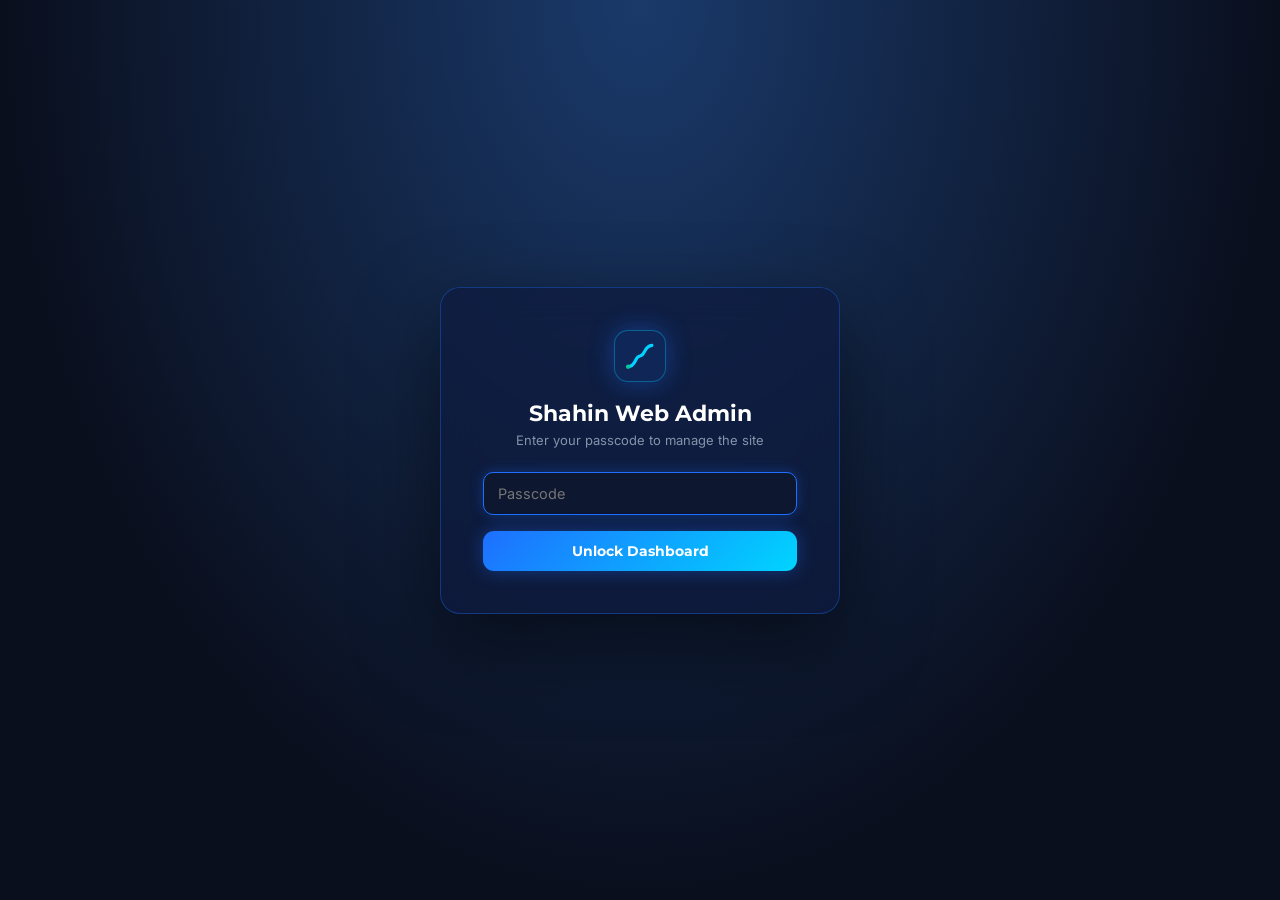
<file: admin.html>
<!DOCTYPE html>
<html lang="en">
<head>
<meta charset="UTF-8">
<meta name="viewport" content="width=device-width, initial-scale=1.0">
<title>Admin — Shahin Web</title>
<meta name="robots" content="noindex,nofollow">
<link rel="icon" href="data:image/svg+xml,%3Csvg xmlns='http://www.w3.org/2000/svg' viewBox='0 0 48 48'%3E%3Crect width='48' height='48' rx='11' fill='%230A0F1E'/%3E%3Cpath d='M8 38 C20 38 17 24 24 23 C31 22 28 10 40 9' fill='none' stroke='%2300D4FF' stroke-width='5' stroke-linecap='round'/%3E%3Ccircle cx='8' cy='38' r='3.5' fill='%2300C896'/%3E%3C/svg%3E">
<link rel="preconnect" href="https://fonts.googleapis.com">
<link href="https://fonts.googleapis.com/css2?family=Montserrat:wght@700;800&family=Inter:wght@400;500;600&display=swap" rel="stylesheet">
<style>
:root {
  --abyss:#0A0F1E; --navy:#0D1B3E; --panel:#101C38; --blue:#1E6FFF; --cyan:#00D4FF;
  --gold:#FFB800; --green:#00C896; --orange:#FF6B2B; --red:#e23a3a;
  --light:#C8D2E0; --mid:#8494A9; --line:rgba(30,111,255,.18);
}
* { margin:0; padding:0; box-sizing:border-box; }
body { background:var(--abyss); color:var(--light); font-family:'Inter',sans-serif; font-size:14.5px; min-height:100vh; }
h1,h2,h3 { font-family:'Montserrat',sans-serif; color:#fff; }
button { font-family:inherit; }

.aic { width:18px; height:18px; stroke:currentColor; fill:none; stroke-width:2; stroke-linecap:round; stroke-linejoin:round; flex:none; }

/* ---------- Login ---------- */
.login-wrap { min-height:100vh; display:grid; place-items:center; background:radial-gradient(ellipse at 50% 0%, #1A3A6B 0%, #0A0F1E 70%); }
.login-card { width:min(400px,92%); background:rgba(13,27,62,.7); backdrop-filter:blur(20px); border:1px solid rgba(30,111,255,.35); border-radius:20px; padding:42px; text-align:center; box-shadow:0 30px 80px rgba(0,0,0,.5); }
.logo-mark { width:52px; height:52px; margin:0 auto 18px; border-radius:14px; background:rgba(30,111,255,.12); border:1px solid rgba(0,212,255,.35); display:grid; place-items:center; box-shadow:0 0 24px rgba(30,111,255,.4); }
.logo-mark svg { width:30px; height:30px; }
input, textarea, select {
  width:100%; background:#0D1730; color:#fff; border:1px solid rgba(30,111,255,.25);
  border-radius:10px; padding:12px 14px; font-family:'Inter',sans-serif; font-size:14.5px;
}
input:focus, textarea:focus { outline:none; border-color:var(--blue); box-shadow:0 0 14px rgba(30,111,255,.3); }
.btn {
  display:inline-flex; align-items:center; justify-content:center; gap:8px;
  font-family:'Montserrat',sans-serif; font-weight:700; font-size:13.5px;
  padding:12px 22px; border-radius:11px; border:none; cursor:pointer;
  background:linear-gradient(135deg,#1E6FFF,#00D4FF); color:#fff;
  box-shadow:0 0 18px rgba(30,111,255,.4); transition:transform .25s, box-shadow .25s;
  text-decoration:none;
}
.btn:hover { transform:translateY(-2px); box-shadow:0 0 26px rgba(30,111,255,.6); }
.btn-ghost { background:transparent; border:1.5px solid rgba(200,210,224,.28); box-shadow:none; color:var(--light); }
.btn-ghost:hover { border-color:var(--cyan); color:var(--cyan); box-shadow:none; }
.btn-danger { background:linear-gradient(135deg,#e23a3a,#FF6B2B); box-shadow:0 0 16px rgba(255,107,43,.3); }
.btn-sm { padding:7px 13px; font-size:12px; border-radius:8px; }

/* ---------- App shell ---------- */
.app { display:none; min-height:100vh; }
.shell { display:grid; grid-template-columns:240px 1fr; min-height:100vh; }
.sidebar {
  background:linear-gradient(180deg, #0C1730, #0A0F1E);
  border-right:1px solid var(--line);
  padding:22px 14px; position:sticky; top:0; height:100vh;
  display:flex; flex-direction:column; gap:6px;
}
.side-brand { display:flex; align-items:center; gap:11px; padding:4px 10px 20px; font-family:'Montserrat',sans-serif; font-weight:800; letter-spacing:1px; color:#fff; font-size:15px; }
.side-brand .logo-mark { width:36px; height:36px; margin:0; border-radius:10px; }
.side-brand .logo-mark svg { width:22px; height:22px; }
.side-brand em { font-style:normal; color:var(--cyan); }
.nav-item {
  display:flex; align-items:center; gap:12px; width:100%;
  padding:12px 14px; border-radius:12px; border:none; background:none; cursor:pointer;
  color:var(--mid); font-size:14px; font-weight:600; text-align:left;
  transition:all .2s;
}
.nav-item:hover { color:#fff; background:rgba(30,111,255,.08); }
.nav-item.active { color:#fff; background:linear-gradient(90deg, rgba(30,111,255,.22), rgba(0,212,255,.08)); box-shadow:inset 2px 0 0 var(--cyan); }
.nav-item .badge { margin-left:auto; background:var(--orange); color:#fff; font-size:10.5px; font-weight:700; border-radius:100px; padding:2px 8px; }
.side-foot { margin-top:auto; display:flex; flex-direction:column; gap:8px; }
.side-note { font-size:11px; color:var(--mid); padding:0 10px; line-height:1.5; }

.main { padding:26px 30px 80px; min-width:0; }
.main-head { display:flex; align-items:center; justify-content:space-between; gap:14px; margin-bottom:24px; flex-wrap:wrap; }
.main-head h2 { font-size:21px; }
.main-head p { font-size:13px; color:var(--mid); margin-top:3px; }

.panel { display:none; }
.panel.active { display:block; animation:fadeUp .35s ease; }
@keyframes fadeUp { from { opacity:0; transform:translateY(12px);} }

/* ---------- Cards / grids ---------- */
.kpi-grid { display:grid; grid-template-columns:repeat(4,1fr); gap:16px; margin-bottom:22px; }
.kpi {
  background:var(--panel); border:1px solid var(--line); border-radius:16px; padding:20px;
  position:relative; overflow:hidden;
}
.kpi::after { content:''; position:absolute; top:0; left:0; right:0; height:2px; background:linear-gradient(90deg,#1E6FFF,#00D4FF); opacity:.7; }
.kpi b { display:block; font-family:'Montserrat',sans-serif; font-weight:800; font-size:30px; color:#fff; text-shadow:0 0 16px rgba(0,212,255,.35); }
.kpi span { font-size:12px; color:var(--mid); letter-spacing:.4px; }
.kpi small { display:block; margin-top:6px; font-size:11.5px; color:var(--green); font-weight:600; }
.dash-grid { display:grid; grid-template-columns:1.6fr 1fr; gap:16px; }
.section-card { background:var(--panel); border:1px solid var(--line); border-radius:16px; padding:24px; margin-bottom:18px; min-width:0; }
.section-card h3 { font-size:15px; margin-bottom:4px; }
.section-card .hint { font-size:12.5px; color:var(--mid); margin-bottom:18px; }

/* charts */
.bars { display:flex; align-items:flex-end; gap:6px; height:150px; margin-top:18px; }
.bar { flex:1; display:flex; flex-direction:column; align-items:center; gap:6px; min-width:0; }
.bar i {
  width:100%; border-radius:6px 6px 2px 2px; min-height:3px;
  background:linear-gradient(to top,#1E6FFF,#00D4FF);
  box-shadow:0 0 10px rgba(30,111,255,.35);
  transition:height .6s cubic-bezier(.4,0,.2,1);
}
.bar small { font-size:9.5px; color:var(--mid); white-space:nowrap; }
.hl { display:flex; justify-content:space-between; align-items:center; padding:10px 0; border-bottom:1px solid rgba(255,255,255,.05); font-size:13.5px; }
.hl:last-child { border:none; }
.hl b { color:#fff; font-weight:600; }
.meter { height:7px; border-radius:4px; background:rgba(255,255,255,.06); overflow:hidden; margin-top:6px; }
.meter i { display:block; height:100%; border-radius:4px; background:linear-gradient(90deg,#1E6FFF,#00D4FF); }

/* content editor */
.fgrid { display:grid; grid-template-columns:1fr 1fr; gap:14px; }
.fgrid .full { grid-column:1/-1; }
.f label { display:block; font-size:11px; font-weight:600; letter-spacing:1.1px; text-transform:uppercase; color:var(--mid); margin-bottom:6px; }
.f { min-width:0; }

.savebar {
  position:fixed; bottom:0; left:240px; right:0; z-index:60;
  background:rgba(10,15,30,.94); backdrop-filter:blur(14px);
  border-top:1px solid rgba(30,111,255,.3);
  padding:13px 30px; display:none; align-items:center; justify-content:space-between; gap:14px;
}
.savebar.show { display:flex; }
.savebar span { font-size:13px; color:var(--gold); }

/* leads table */
table { width:100%; border-collapse:collapse; }
th { text-align:left; font-size:11px; letter-spacing:1.1px; text-transform:uppercase; color:var(--mid); padding:11px 13px; border-bottom:1px solid rgba(255,255,255,.1); }
td { padding:13px; font-size:13.5px; border-bottom:1px solid rgba(255,255,255,.05); vertical-align:top; }
tr:hover td { background:rgba(30,111,255,.05); }
.lead-msg { color:var(--mid); font-size:12.5px; max-width:300px; }
.pill { display:inline-block; font-size:10.5px; font-weight:700; padding:3px 10px; border-radius:100px; background:rgba(0,200,150,.12); color:var(--green); border:1px solid rgba(0,200,150,.35); }
.empty { text-align:center; padding:54px 20px; color:var(--mid); font-size:13.5px; }

.toast {
  position:fixed; top:22px; right:24px; z-index:100;
  background:rgba(0,200,150,.12); border:1px solid rgba(0,200,150,.5); color:var(--green);
  padding:13px 20px; border-radius:12px; font-weight:600; font-size:13.5px;
  opacity:0; transform:translateY(-10px); transition:all .35s; pointer-events:none;
  backdrop-filter:blur(10px);
}
.toast.show { opacity:1; transform:none; }
.note { font-size:12px; color:var(--mid); border-left:3px solid var(--gold); padding:10px 14px; background:rgba(255,184,0,.05); border-radius:0 10px 10px 0; margin-bottom:20px; line-height:1.55; }

/* ---------- Responsive ---------- */
@media (max-width:900px) {
  .shell { grid-template-columns:1fr; }
  .sidebar {
    position:fixed; bottom:0; top:auto; left:0; right:0; height:auto; z-index:70;
    flex-direction:row; padding:8px 10px calc(8px + env(safe-area-inset-bottom));
    border-right:none; border-top:1px solid var(--line);
    overflow-x:auto; gap:4px;
  }
  .side-brand, .side-foot, .side-note { display:none; }
  .nav-item { flex-direction:column; gap:4px; padding:8px 12px; font-size:10.5px; white-space:nowrap; }
  .nav-item .badge { margin:0; position:absolute; transform:translate(16px,-6px); }
  .main { padding:18px 16px 130px; }
  .savebar { left:0; bottom:64px; padding:11px 16px; }
  .kpi-grid { grid-template-columns:1fr 1fr; }
  .dash-grid, .fgrid { grid-template-columns:1fr; }
  th:nth-child(4), td:nth-child(4) { display:none; }
}
</style>
</head>
<body>

<!-- LOGIN -->
<div class="login-wrap" id="loginView">
  <div class="login-card">
    <div class="logo-mark"><svg viewBox="0 0 48 48"><path d="M5 41 C18 41 15 25 24 24 C33 23 30 8 43 7" fill="none" stroke="#00D4FF" stroke-width="5" stroke-linecap="round"/><circle cx="5" cy="41" r="3.5" fill="#00C896"/></svg></div>
    <h2>Shahin Web Admin</h2>
    <p style="font-size:13px;color:var(--mid);margin:6px 0 24px">Enter your passcode to manage the site</p>
    <input type="password" id="passInput" placeholder="Passcode" style="margin-bottom:16px" autofocus>
    <button class="btn" style="width:100%" onclick="login()">Unlock Dashboard</button>
  </div>
</div>

<!-- APP -->
<div class="app" id="appView">
<div class="shell">
  <aside class="sidebar">
    <div class="side-brand"><span class="logo-mark"><svg viewBox="0 0 48 48"><path d="M5 41 C18 41 15 25 24 24 C33 23 30 8 43 7" fill="none" stroke="#00D4FF" stroke-width="5" stroke-linecap="round"/><circle cx="5" cy="41" r="3.5" fill="#00C896"/></svg></span>SHAHIN <em>WEB</em></div>
    <button class="nav-item active" data-panel="dash"><svg class="aic" viewBox="0 0 24 24"><path d="M3 3v18h18"/><path d="m7 15 4-4 3 3 5-6"/></svg>Dashboard</button>
    <button class="nav-item" data-panel="leads"><svg class="aic" viewBox="0 0 24 24"><rect x="2" y="4" width="20" height="16" rx="2"/><path d="m22 6-10 7L2 6"/></svg>Leads <span class="badge" id="leadBadge" style="display:none">0</span></button>
    <button class="nav-item" data-panel="content"><svg class="aic" viewBox="0 0 24 24"><path d="M17 3a2.8 2.8 0 1 1 4 4L7.5 20.5 2 22l1.5-5.5z"/></svg>Content</button>
    <button class="nav-item" data-panel="settings"><svg class="aic" viewBox="0 0 24 24"><circle cx="12" cy="12" r="3"/><path d="M19.4 15a1.7 1.7 0 0 0 .34 1.87l.06.06a2 2 0 1 1-2.83 2.83l-.06-.06a1.7 1.7 0 0 0-1.87-.34 1.7 1.7 0 0 0-1 1.55V21a2 2 0 1 1-4 0v-.09a1.7 1.7 0 0 0-1-1.55 1.7 1.7 0 0 0-1.87.34l-.06.06a2 2 0 1 1-2.83-2.83l.06-.06a1.7 1.7 0 0 0 .34-1.87 1.7 1.7 0 0 0-1.55-1H3a2 2 0 1 1 0-4h.09a1.7 1.7 0 0 0 1.55-1 1.7 1.7 0 0 0-.34-1.87l-.06-.06a2 2 0 1 1 2.83-2.83l.06.06a1.7 1.7 0 0 0 1.87.34h0a1.7 1.7 0 0 0 1-1.55V3a2 2 0 1 1 4 0v.09a1.7 1.7 0 0 0 1 1.55h0a1.7 1.7 0 0 0 1.87-.34l.06-.06a2 2 0 1 1 2.83 2.83l-.06.06a1.7 1.7 0 0 0-.34 1.87v0a1.7 1.7 0 0 0 1.55 1H21a2 2 0 1 1 0 4h-.09a1.7 1.7 0 0 0-1.55 1z"/></svg>Settings</button>
    <div class="side-foot">
      <a class="btn btn-ghost btn-sm" href="index.html" target="_blank" rel="noopener">View Site</a>
      <button class="btn btn-ghost btn-sm" onclick="logout()">Lock</button>
      <p class="side-note">Analytics counts visits in this browser. Add a Google Analytics ID in Settings for full visitor tracking.</p>
    </div>
  </aside>

  <main class="main">
    <!-- DASHBOARD -->
    <div class="panel active" id="panel-dash">
      <div class="main-head"><div><h2>Dashboard</h2><p>What's happening on your website</p></div>
        <button class="btn btn-ghost btn-sm" onclick="renderDash()">Refresh</button></div>
      <div class="kpi-grid">
        <div class="kpi"><b id="kViews">0</b><span>PAGE VIEWS (THIS BROWSER)</span><small id="kViewsToday"></small></div>
        <div class="kpi"><b id="kLeads">0</b><span>LEADS CAPTURED</span><small id="kLeadsToday"></small></div>
        <div class="kpi"><b id="kCta">0</b><span>CTA CLICKS</span><small id="kWa"></small></div>
        <div class="kpi"><b id="kGame">0</b><span>GAME PLAYS</span><small id="kScroll"></small></div>
      </div>
      <div class="dash-grid">
        <div class="section-card">
          <h3>Views — last 14 days</h3>
          <div class="hint">Page views recorded in this browser</div>
          <div class="bars" id="viewBars"></div>
        </div>
        <div>
          <div class="section-card">
            <h3>Top pages</h3>
            <div id="topPages"></div>
          </div>
          <div class="section-card">
            <h3>Devices</h3>
            <div id="devSplit"></div>
          </div>
        </div>
      </div>
      <p class="note">This built-in tracker stores data in each visitor's own browser, so the dashboard shows activity from this device — perfect for testing. For complete cross-visitor analytics on the live site, paste your free Google Analytics ID (G-XXXX) in Settings; the site will load it automatically.</p>
    </div>

    <!-- LEADS -->
    <div class="panel" id="panel-leads">
      <div class="main-head"><div><h2>Leads Inbox</h2><p>Every form, booking and game submission — newest first</p></div>
        <div style="display:flex;gap:8px">
          <button class="btn btn-sm" onclick="exportCSV()">Export CSV</button>
          <button class="btn btn-danger btn-sm" onclick="clearLeads()">Clear All</button>
        </div></div>
      <div class="section-card" id="leadsTableWrap"></div>
      <p class="note">Leads are stored in this browser. When you connect the forms to a backend or service (Formspree, Web3Forms, WordPress), submissions will reach your email too.</p>
    </div>

    <!-- CONTENT -->
    <div class="panel" id="panel-content">
      <div class="main-head"><div><h2>Content Editor</h2><p>Every text on the website — edit, save, done</p></div></div>
      <input id="fieldSearch" placeholder="Search fields… (e.g. 'whatsapp', 'hero', 'video')" style="margin-bottom:18px">
      <div id="contentSections"></div>
    </div>

    <!-- SETTINGS -->
    <div class="panel" id="panel-settings">
      <div class="main-head"><div><h2>Settings</h2><p>Security and integrations</p></div></div>
      <div class="section-card">
        <h3>Change Passcode</h3>
        <div class="hint">Protects this admin panel on this browser.</div>
        <div class="fgrid">
          <div class="f"><label>New Passcode</label><input type="password" id="newPass" placeholder="Min 6 characters"></div>
          <div class="f" style="display:flex;align-items:flex-end"><button class="btn" onclick="changePass()">Update Passcode</button></div>
        </div>
      </div>
      <div class="section-card">
        <h3>Google Analytics</h3>
        <div class="hint">Paste your GA4 Measurement ID (looks like G-AB12CD34). The site loads it automatically on every page. Leave empty to disable.</div>
        <div class="fgrid">
          <div class="f"><label>Measurement ID</label><input data-key="ga_id" placeholder="G-XXXXXXXXXX"></div>
        </div>
      </div>
      <div class="section-card">
        <h3>Reset</h3>
        <div class="hint">Restore all website text to defaults, or clear local analytics. Leads are not affected.</div>
        <div style="display:flex;gap:10px;flex-wrap:wrap">
          <button class="btn btn-danger btn-sm" onclick="resetContent()">Reset All Content</button>
          <button class="btn btn-ghost btn-sm" onclick="clearStats()">Clear Analytics Data</button>
        </div>
      </div>
    </div>
  </main>
</div>

<div class="savebar" id="savebar">
  <span>Unsaved changes</span>
  <div style="display:flex;gap:10px">
    <button class="btn btn-ghost btn-sm" onclick="loadContent()">Discard</button>
    <button class="btn" onclick="saveContent()">Save &amp; Publish to Site</button>
  </div>
</div>
</div>

<div class="toast" id="toast"></div>

<script src="assets/schema.js"></script>
<script>
(function () {
  var DEFAULTS = window.SW_DEFAULTS || {};
  var SCHEMA = window.SW_SCHEMA || [];
  var $ = function (s) { return document.querySelector(s); };
  var $$ = function (s) { return Array.prototype.slice.call(document.querySelectorAll(s)); };
  function esc(s) { return String(s).replace(/[&<>"']/g, function (c) { return { '&': '&amp;', '<': '&lt;', '>': '&gt;', '"': '&quot;', "'": '&#39;' }[c]; }); }

  /* ---- auth ---- */
  function pass() { return localStorage.getItem('sw_admin_pass') || 'shahin2026'; }
  window.login = function () {
    if ($('#passInput').value === pass()) { sessionStorage.setItem('sw_admin_ok', '1'); showApp(); }
    else { $('#passInput').style.borderColor = 'var(--red)'; $('#passInput').value = ''; $('#passInput').placeholder = 'Wrong passcode — try again'; }
  };
  window.logout = function () { sessionStorage.removeItem('sw_admin_ok'); location.reload(); };
  $('#passInput').addEventListener('keydown', function (e) { if (e.key === 'Enter') window.login(); });
  window.changePass = function () {
    var p = $('#newPass').value.trim();
    if (p.length < 6) return toast('Passcode must be at least 6 characters', true);
    localStorage.setItem('sw_admin_pass', p);
    $('#newPass').value = '';
    toast('Passcode updated');
  };
  function showApp() {
    $('#loginView').style.display = 'none';
    $('#appView').style.display = 'block';
    buildEditor(); loadContent(); renderLeads(); renderDash();
  }
  if (sessionStorage.getItem('sw_admin_ok') === '1') showApp();

  /* ---- nav ---- */
  $$('.nav-item').forEach(function (t) {
    t.addEventListener('click', function () {
      $$('.nav-item').forEach(function (x) { x.classList.remove('active'); });
      $$('.panel').forEach(function (x) { x.classList.remove('active'); });
      t.classList.add('active');
      $('#panel-' + t.getAttribute('data-panel')).classList.add('active');
      if (t.getAttribute('data-panel') === 'dash') renderDash();
    });
  });

  /* ---- content editor (auto-generated from schema) ---- */
  function buildEditor() {
    var wrap = $('#contentSections');
    if (!wrap || wrap.children.length) return;
    var html = '';
    SCHEMA.forEach(function (sec) {
      html += '<div class="section-card" data-section><h3><span style="color:var(--cyan)">&#9656;</span> ' + esc(sec.section) + '</h3>' +
        '<div class="hint">' + esc(sec.hint) + '</div><div class="fgrid">';
      sec.fields.forEach(function (f) {
        var cls = (f.type === 'textarea') ? 'f full' : 'f';
        html += '<div class="' + cls + '" data-field-label="' + esc(f.label.toLowerCase() + ' ' + f.key) + '"><label>' + esc(f.label) + '</label>';
        html += (f.type === 'textarea') ? '<textarea data-key="' + f.key + '" rows="3"></textarea>' : '<input data-key="' + f.key + '">';
        html += '</div>';
      });
      html += '</div></div>';
    });
    wrap.innerHTML = html;
  }
  var search = $('#fieldSearch');
  if (search) search.addEventListener('input', function () {
    var q = search.value.toLowerCase().trim();
    $$('[data-field-label]').forEach(function (f) {
      f.style.display = (!q || f.getAttribute('data-field-label').indexOf(q) !== -1) ? '' : 'none';
    });
    $$('[data-section]').forEach(function (s) {
      var any = Array.prototype.some.call(s.querySelectorAll('[data-field-label]'), function (f) { return f.style.display !== 'none'; });
      s.style.display = any ? '' : 'none';
    });
  });

  function saved() { try { return JSON.parse(localStorage.getItem('sw_content') || '{}'); } catch (e) { return {}; } }
  window.loadContent = function () {
    var s = saved();
    $$('[data-key]').forEach(function (f) {
      var k = f.getAttribute('data-key');
      f.value = (s[k] !== undefined && s[k] !== '') ? s[k] : (DEFAULTS[k] || '');
    });
    $('#savebar').classList.remove('show');
  };
  window.saveContent = function () {
    var out = {};
    $$('[data-key]').forEach(function (f) {
      var k = f.getAttribute('data-key');
      if (f.value !== DEFAULTS[k]) out[k] = f.value;
    });
    localStorage.setItem('sw_content', JSON.stringify(out));
    $('#savebar').classList.remove('show');
    toast('Saved! The website now shows your changes');
  };
  window.resetContent = function () {
    if (!confirm('Reset all content to defaults?')) return;
    localStorage.removeItem('sw_content');
    loadContent();
    toast('Content reset to defaults');
  };
  document.addEventListener('input', function (e) {
    if (e.target.hasAttribute && e.target.hasAttribute('data-key')) $('#savebar').classList.add('show');
  });

  /* ---- leads ---- */
  function leads() { try { return JSON.parse(localStorage.getItem('sw_leads') || '[]'); } catch (e) { return []; } }
  window.renderLeads = function () {
    var L = leads(), wrap = $('#leadsTableWrap');
    var badge = $('#leadBadge');
    badge.style.display = L.length ? 'inline-block' : 'none';
    badge.textContent = L.length;
    if (!L.length) {
      wrap.innerHTML = '<div class="empty">No leads yet. Submit any form on the website (or play the Lead Catcher game) and it will appear here instantly.</div>';
      return;
    }
    var rows = L.map(function (l, i) {
      var extra = [];
      if (l.day || l.time) extra.push('Call: ' + (l.day || '') + ' ' + (l.time || ''));
      if (l.industry && l.industry.indexOf('Select') !== 0) extra.push('Industry: ' + l.industry);
      if (l.email) extra.push('Email: ' + l.email);
      if (l.game_score) extra.push('Game score: ' + l.game_score);
      var type = l.day ? 'Call Booking' : (l.source === 'Lead Catcher game' ? 'Game Lead' : 'Message');
      return '<tr>' +
        '<td><b style="color:#fff">' + esc(l.name || '—') + '</b><br><span class="pill">' + type + '</span></td>' +
        '<td>' + esc(l.phone || '—') + '</td>' +
        '<td><div class="lead-msg">' + esc(l.message || '—') + (extra.length ? '<br>' + esc(extra.join(' · ')) : '') + '</div></td>' +
        '<td style="white-space:nowrap;color:var(--mid);font-size:12px">' + esc(l.date || '') + '</td>' +
        '<td><button class="btn btn-danger btn-sm" onclick="delLead(' + i + ')">&#215;</button></td>' +
        '</tr>';
    }).join('');
    wrap.innerHTML = '<table><thead><tr><th>Lead</th><th>Phone</th><th>Details</th><th>When</th><th></th></tr></thead><tbody>' + rows + '</tbody></table>';
  };
  window.delLead = function (i) {
    var L = leads(); L.splice(i, 1);
    localStorage.setItem('sw_leads', JSON.stringify(L));
    renderLeads(); renderDash();
  };
  window.clearLeads = function () {
    if (!confirm('Delete ALL leads? This cannot be undone.')) return;
    localStorage.removeItem('sw_leads');
    renderLeads(); renderDash();
  };
  window.exportCSV = function () {
    var L = leads();
    if (!L.length) return toast('No leads to export', true);
    var cols = ['date', 'name', 'phone', 'email', 'industry', 'day', 'time', 'message', 'source', 'game_score', 'page'];
    var csv = cols.join(',') + '\n' + L.map(function (l) {
      return cols.map(function (c) { return '"' + String(l[c] || '').replace(/"/g, '""') + '"'; }).join(',');
    }).join('\n');
    var a = document.createElement('a');
    a.href = URL.createObjectURL(new Blob([csv], { type: 'text/csv' }));
    a.download = 'shahin-web-leads.csv';
    a.click();
  };

  /* ---- dashboard analytics ---- */
  function stats() { try { return JSON.parse(localStorage.getItem('sw_stats') || '[]'); } catch (e) { return []; } }
  window.clearStats = function () {
    if (!confirm('Clear all local analytics data?')) return;
    localStorage.removeItem('sw_stats');
    renderDash();
    toast('Analytics cleared');
  };
  window.renderDash = function () {
    var S = stats(), L = leads();
    var today = new Date().toISOString().slice(0, 10);
    var views = S.filter(function (e) { return e.t === 'view'; });
    var ctas = S.filter(function (e) { return e.t === 'cta'; }).length;
    var was = S.filter(function (e) { return e.t === 'whatsapp'; }).length;
    var games = S.filter(function (e) { return e.t === 'game'; }).length;
    var deep = S.filter(function (e) { return e.t === 'scroll75'; }).length;
    $('#kViews').textContent = views.length;
    $('#kViewsToday').textContent = views.filter(function (e) { return e.d === today; }).length + ' today';
    $('#kLeads').textContent = L.length;
    $('#kLeadsToday').textContent = L.filter(function (l) { return (l.date || '').indexOf(new Date().toLocaleDateString('en-IN')) === 0; }).length + ' today';
    $('#kCta').textContent = ctas;
    $('#kWa').textContent = was + ' WhatsApp taps';
    $('#kGame').textContent = games;
    $('#kScroll').textContent = deep + ' deep scrolls';

    /* 14-day bars */
    var days = [], counts = [];
    for (var i = 13; i >= 0; i--) {
      var d = new Date(Date.now() - i * 864e5).toISOString().slice(0, 10);
      days.push(d.slice(5));
      counts.push(views.filter(function (e) { return e.d === d; }).length);
    }
    var max = Math.max.apply(null, counts.concat([1]));
    $('#viewBars').innerHTML = days.map(function (d, i) {
      return '<div class="bar"><i style="height:' + Math.round(counts[i] / max * 100) + '%" title="' + counts[i] + ' views"></i><small>' + d + '</small></div>';
    }).join('');

    /* top pages */
    var byPage = {};
    views.forEach(function (e) { byPage[e.p] = (byPage[e.p] || 0) + 1; });
    var pages = Object.keys(byPage).sort(function (a, b) { return byPage[b] - byPage[a]; }).slice(0, 6);
    $('#topPages').innerHTML = pages.length ? pages.map(function (p) {
      var pct = Math.round(byPage[p] / views.length * 100);
      return '<div class="hl"><span><b>' + esc(p) + '</b><div class="meter"><i style="width:' + pct + '%"></i></div></span><span style="color:var(--cyan);font-weight:700;margin-left:14px">' + byPage[p] + '</span></div>';
    }).join('') : '<div class="empty" style="padding:20px">Visit the site pages to see data here.</div>';

    /* devices */
    var devs = { desktop: 0, tablet: 0, mobile: 0 };
    views.forEach(function (e) { if (devs[e.dev] !== undefined) devs[e.dev]++; });
    $('#devSplit').innerHTML = ['desktop', 'tablet', 'mobile'].map(function (d) {
      var pct = views.length ? Math.round(devs[d] / views.length * 100) : 0;
      return '<div class="hl"><span style="flex:1"><b style="text-transform:capitalize">' + d + '</b><div class="meter"><i style="width:' + pct + '%"></i></div></span><span style="color:var(--cyan);font-weight:700;margin-left:14px">' + pct + '%</span></div>';
    }).join('');
  };

  var toastTimer;
  function toast(msg, warn) {
    var t = $('#toast');
    t.textContent = msg;
    t.style.borderColor = warn ? 'rgba(255,107,43,.6)' : 'rgba(0,200,150,.5)';
    t.style.color = warn ? 'var(--orange)' : 'var(--green)';
    t.classList.add('show');
    clearTimeout(toastTimer);
    toastTimer = setTimeout(function () { t.classList.remove('show'); }, 2600);
  }
  window.toast = toast;
})();
</script>
</body>
</html>
</file>
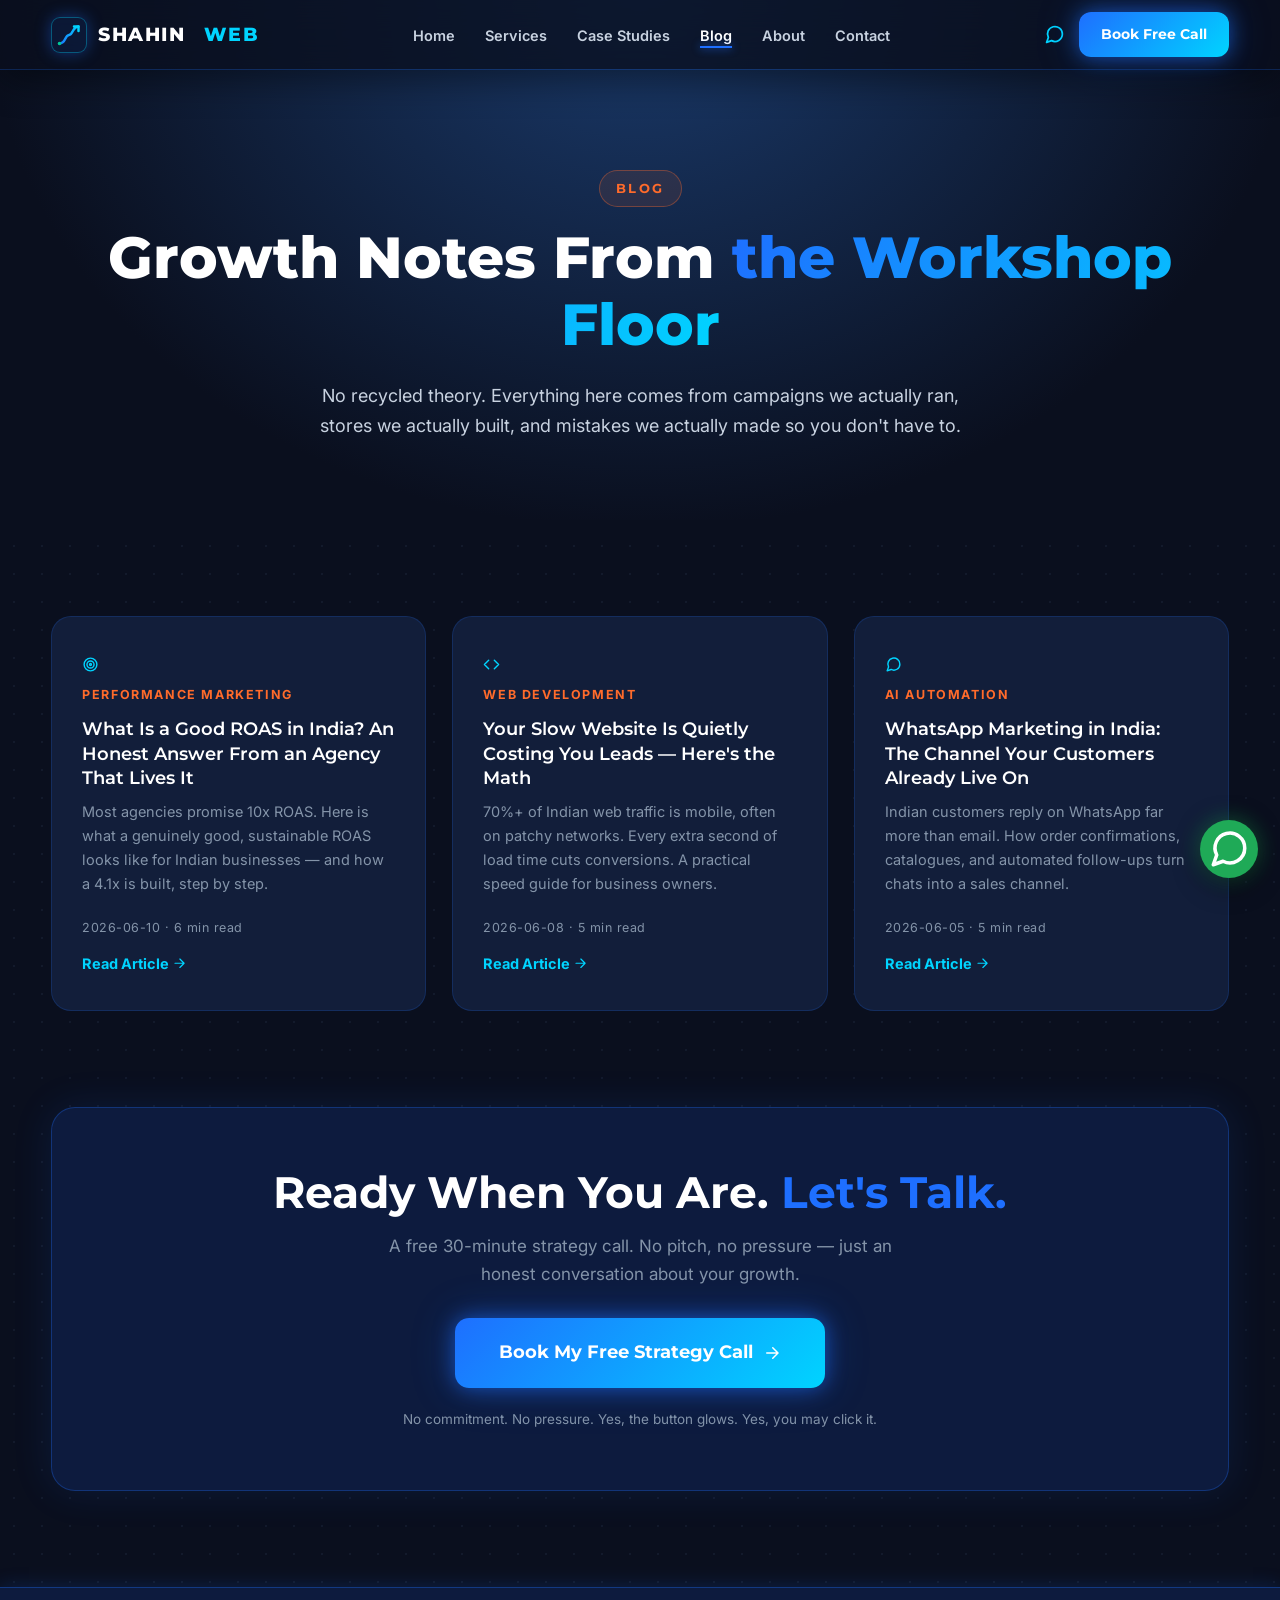
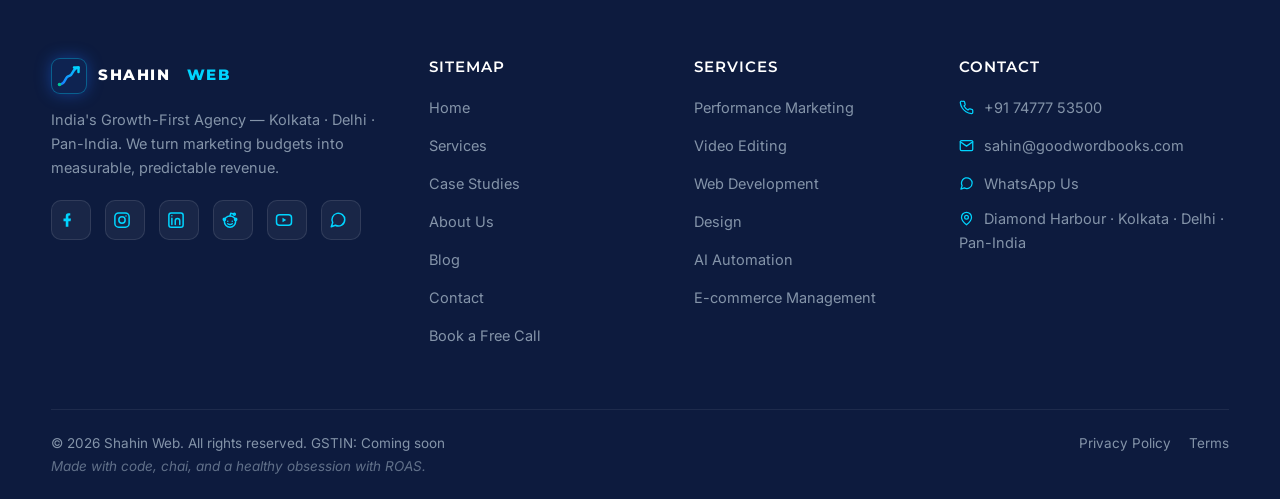
<file: blog.html>
<!DOCTYPE html>
<html lang="en">
<head>
<meta charset="UTF-8">
<meta name="viewport" content="width=device-width, initial-scale=1.0">
<title>Blog — Shahin Web | Honest Growth Marketing Notes from Kolkata</title>
<meta name="description" content="ROAS truths, website speed, WhatsApp marketing — practical growth articles from Shahin Web, written from real campaigns. No recycled theory.">
<meta name="theme-color" content="#0A0F1E">
<link rel="icon" href="data:image/svg+xml,%3Csvg xmlns='http://www.w3.org/2000/svg' viewBox='0 0 48 48'%3E%3Crect width='48' height='48' rx='11' fill='%230A0F1E'/%3E%3Cpath d='M8 38 C20 38 17 24 24 23 C31 22 28 10 40 9' fill='none' stroke='%2300D4FF' stroke-width='5' stroke-linecap='round'/%3E%3Ccircle cx='8' cy='38' r='3.5' fill='%2300C896'/%3E%3C/svg%3E">
<link rel="preconnect" href="https://fonts.googleapis.com">
<link href="https://fonts.googleapis.com/css2?family=Montserrat:wght@700;800&family=Inter:wght@400;500;600&display=swap" rel="stylesheet">
<link rel="stylesheet" href="assets/style.css">
<link rel="canonical" href="https://iamsahin82.github.io/blog.html">
</head>
<body>
<header class="nav scrolled nav-static">
  <div class="container nav-inner">
    <a href="index.html" class="logo"><span class="logo-mark logo-mark--svg"><svg viewBox="0 0 48 48" xmlns="http://www.w3.org/2000/svg"><defs><linearGradient id="lgmn" x1="0" y1="48" x2="48" y2="0" gradientUnits="userSpaceOnUse"><stop offset="0" stop-color="#1E6FFF"/><stop offset="1" stop-color="#00D4FF"/></linearGradient></defs><path d="M5 41 C18 41 15 25 24 24 C33 23 30 8 43 7" fill="none" stroke="url(#lgmn)" stroke-width="5" stroke-linecap="round"/><path d="M34 7 L43 7 L43 16" fill="none" stroke="#00D4FF" stroke-width="5" stroke-linecap="round" stroke-linejoin="round"/><circle cx="5" cy="41" r="3.5" fill="#00C896"/></svg></span>SHAHIN&nbsp;<span class="logo-web">WEB</span></a>
    <ul class="nav-links">
      <li><a href="index.html">Home</a></li>
      <li><a href="services.html">Services</a></li>
      <li><a href="case-studies.html">Case Studies</a></li>
      <li><a href="blog.html" class="active">Blog</a></li>
      <li><a href="about.html">About</a></li>
      <li><a href="contact.html">Contact</a></li>
    </ul>
    <div class="nav-cta">
      <a href="#" data-wa-link class="wa-icon-link" title="WhatsApp us" target="_blank" rel="noopener"><svg class="ic" aria-hidden="true"><use href="#i-chat"/></svg></a>
      <a href="book-call.html" class="btn btn-primary btn-pulse btn-nav-desktop">Book Free Call</a>
      <button class="hamburger" aria-label="Menu"><span></span><span></span><span></span></button>
    </div>
  </div>
</header>
<nav class="mobile-menu">
  <a href="index.html">Home</a>
  <a href="services.html">Services</a>
  <a href="case-studies.html">Case Studies</a>
  <a href="blog.html">Blog</a>
  <a href="about.html">About</a>
  <a href="contact.html">Contact</a>
  <a href="book-call.html" class="btn btn-primary" style="margin-top:10px">Book Free Call</a>
</nav>

<section class="page-hero">
  <div class="container">
    <span class="kicker">Blog</span>
    <h1>Growth Notes From <span style="background:linear-gradient(110deg,#1E6FFF,#00D4FF);-webkit-background-clip:text;background-clip:text;color:transparent">the Workshop Floor</span></h1>
    <p>No recycled theory. Everything here comes from campaigns we actually ran, stores we actually built, and mistakes we actually made so you don't have to.</p>
  </div>
</section>
<section>
  <div class="container">
    <div class="grid-3">
      <a class="card blog-card reveal" href="blog/blog-what-is-a-good-roas-india.html">
        <div class="s-icon"><svg class="ic" aria-hidden="true"><use href="#i-target"/></svg></div>
        <span class="cs-tag">PERFORMANCE MARKETING</span>
        <h4 style="margin-top:10px">What Is a Good ROAS in India? An Honest Answer From an Agency That Lives It</h4>
        <p style="font-size:14.5px;color:var(--mid);margin:10px 0 16px">Most agencies promise 10x ROAS. Here is what a genuinely good, sustainable ROAS looks like for Indian businesses — and how a 4.1x is built, step by step.</p>
        <span class="blog-meta">2026-06-10 &middot; 6 min read</span>
        <span class="s-link" style="display:block;margin-top:12px">Read Article <svg class="ic" aria-hidden="true"><use href="#i-right"/></svg></span>
      </a>
      <a class="card blog-card reveal reveal-d1" href="blog/blog-website-speed-costs-leads.html">
        <div class="s-icon"><svg class="ic" aria-hidden="true"><use href="#i-code"/></svg></div>
        <span class="cs-tag">WEB DEVELOPMENT</span>
        <h4 style="margin-top:10px">Your Slow Website Is Quietly Costing You Leads — Here's the Math</h4>
        <p style="font-size:14.5px;color:var(--mid);margin:10px 0 16px">70%+ of Indian web traffic is mobile, often on patchy networks. Every extra second of load time cuts conversions. A practical speed guide for business owners.</p>
        <span class="blog-meta">2026-06-08 &middot; 5 min read</span>
        <span class="s-link" style="display:block;margin-top:12px">Read Article <svg class="ic" aria-hidden="true"><use href="#i-right"/></svg></span>
      </a>
      <a class="card blog-card reveal reveal-d2" href="blog/blog-whatsapp-marketing-india.html">
        <div class="s-icon"><svg class="ic" aria-hidden="true"><use href="#i-chat"/></svg></div>
        <span class="cs-tag">AI AUTOMATION</span>
        <h4 style="margin-top:10px">WhatsApp Marketing in India: The Channel Your Customers Already Live On</h4>
        <p style="font-size:14.5px;color:var(--mid);margin:10px 0 16px">Indian customers reply on WhatsApp far more than email. How order confirmations, catalogues, and automated follow-ups turn chats into a sales channel.</p>
        <span class="blog-meta">2026-06-05 &middot; 5 min read</span>
        <span class="s-link" style="display:block;margin-top:12px">Read Article <svg class="ic" aria-hidden="true"><use href="#i-right"/></svg></span>
      </a>
    </div>
  </div>
</section>

<section style="padding-top:0">
  <div class="container">
    <div class="cta-band reveal">
      <h2 style="margin-bottom:14px">Ready When You Are. <span class="accent">Let's Talk.</span></h2>
      <p style="max-width:560px;margin:0 auto 30px;color:var(--mid)">A free 30-minute strategy call. No pitch, no pressure — just an honest conversation about your growth.</p>
      <a href="book-call.html" class="btn btn-primary btn-pulse btn-lg">Book My Free Strategy Call <svg class="ic" aria-hidden="true"><use href="#i-right"/></svg></a>
      <p class="micro" style="margin-top:18px;color:var(--mid);font-size:13.5px" data-bind="cta_micro">No commitment. No pressure.</p>
    </div>
  </div>
</section>

<footer>
  <div class="container">
    <div class="footer-grid">
      <div>
        <a href="index.html" class="logo"><span class="logo-mark logo-mark--svg"><svg viewBox="0 0 48 48" xmlns="http://www.w3.org/2000/svg"><defs><linearGradient id="lgmf" x1="0" y1="48" x2="48" y2="0" gradientUnits="userSpaceOnUse"><stop offset="0" stop-color="#1E6FFF"/><stop offset="1" stop-color="#00D4FF"/></linearGradient></defs><path d="M5 41 C18 41 15 25 24 24 C33 23 30 8 43 7" fill="none" stroke="url(#lgmf)" stroke-width="5" stroke-linecap="round"/><path d="M34 7 L43 7 L43 16" fill="none" stroke="#00D4FF" stroke-width="5" stroke-linecap="round" stroke-linejoin="round"/><circle cx="5" cy="41" r="3.5" fill="#00C896"/></svg></span>SHAHIN&nbsp;<span class="logo-web">WEB</span></a>
        <p class="footer-tagline" data-bind="footer_tagline">India's Growth-First Agency.</p>
        <div class="social-row">
          <a data-social="fb" href="#" title="Facebook"><svg class="ic" aria-hidden="true"><use href="#i-fb"/></svg></a>
          <a data-social="insta" href="#" title="Instagram"><svg class="ic" aria-hidden="true"><use href="#i-ig"/></svg></a>
          <a data-social="li" href="#" title="LinkedIn"><svg class="ic" aria-hidden="true"><use href="#i-li"/></svg></a>
          <a data-social="reddit" href="#" title="Reddit"><svg class="ic" aria-hidden="true"><use href="#i-reddit"/></svg></a>
          <a data-social="yt" href="#" title="YouTube"><svg class="ic" aria-hidden="true"><use href="#i-yt"/></svg></a>
          <a data-wa-link href="#" title="WhatsApp" target="_blank" rel="noopener"><svg class="ic" aria-hidden="true"><use href="#i-chat"/></svg></a>
        </div>
      </div>
      <div>
        <h4>Sitemap</h4>
        <ul>
          <li><a href="index.html">Home</a></li>
          <li><a href="services.html">Services</a></li>
          <li><a href="case-studies.html">Case Studies</a></li>
          <li><a href="about.html">About Us</a></li>
          <li><a href="blog.html">Blog</a></li>
          <li><a href="contact.html">Contact</a></li>
          <li><a href="book-call.html">Book a Free Call</a></li>
        </ul>
      </div>
      <div>
        <h4>Services</h4>
        <ul>
          <li><a href="services.html">Performance Marketing</a></li>
          <li><a href="services.html">Video Editing</a></li>
          <li><a href="services.html">Web Development</a></li>
          <li><a href="services.html">Design</a></li>
          <li><a href="services.html">AI Automation</a></li>
          <li><a href="services.html">E-commerce Management</a></li>
        </ul>
      </div>
      <div>
        <h4>Contact</h4>
        <ul>
          <li><a href="#" data-tel-link><svg class="ic" aria-hidden="true"><use href="#i-phone"/></svg> <span data-bind="phone">+91 74777 53500</span></a></li>
          <li><a href="#" data-mail-link><svg class="ic" aria-hidden="true"><use href="#i-mail"/></svg> <span data-bind="email">sahin@goodwordbooks.com</span></a></li>
          <li><a href="#" data-wa-link target="_blank" rel="noopener"><svg class="ic" aria-hidden="true"><use href="#i-chat"/></svg> WhatsApp Us</a></li>
          <li><p><svg class="ic" aria-hidden="true"><use href="#i-pin"/></svg> <span data-bind="address">Diamond Harbour &middot; Kolkata &middot; Delhi &middot; Pan-India</span></p></li>
        </ul>
      </div>
    </div>
    <div class="footer-bottom">
      <span>&copy; <span class="year">2026</span> Shahin Web. All rights reserved. <span data-bind="gst"></span><br><em style="opacity:.7" data-bind="footer_funny"></em></span>
      <span><a href="#">Privacy Policy</a><a href="#">Terms</a></span>
    </div>
  </div>
</footer>
<a href="#" data-wa-link class="wa-float" target="_blank" rel="noopener" title="Chat on WhatsApp"><svg class="ic ic-lg" aria-hidden="true"><use href="#i-chat"/></svg></a>
<script src="assets/schema.js"></script>
<script src="assets/main.js"></script>
</body>
</html>
</file>
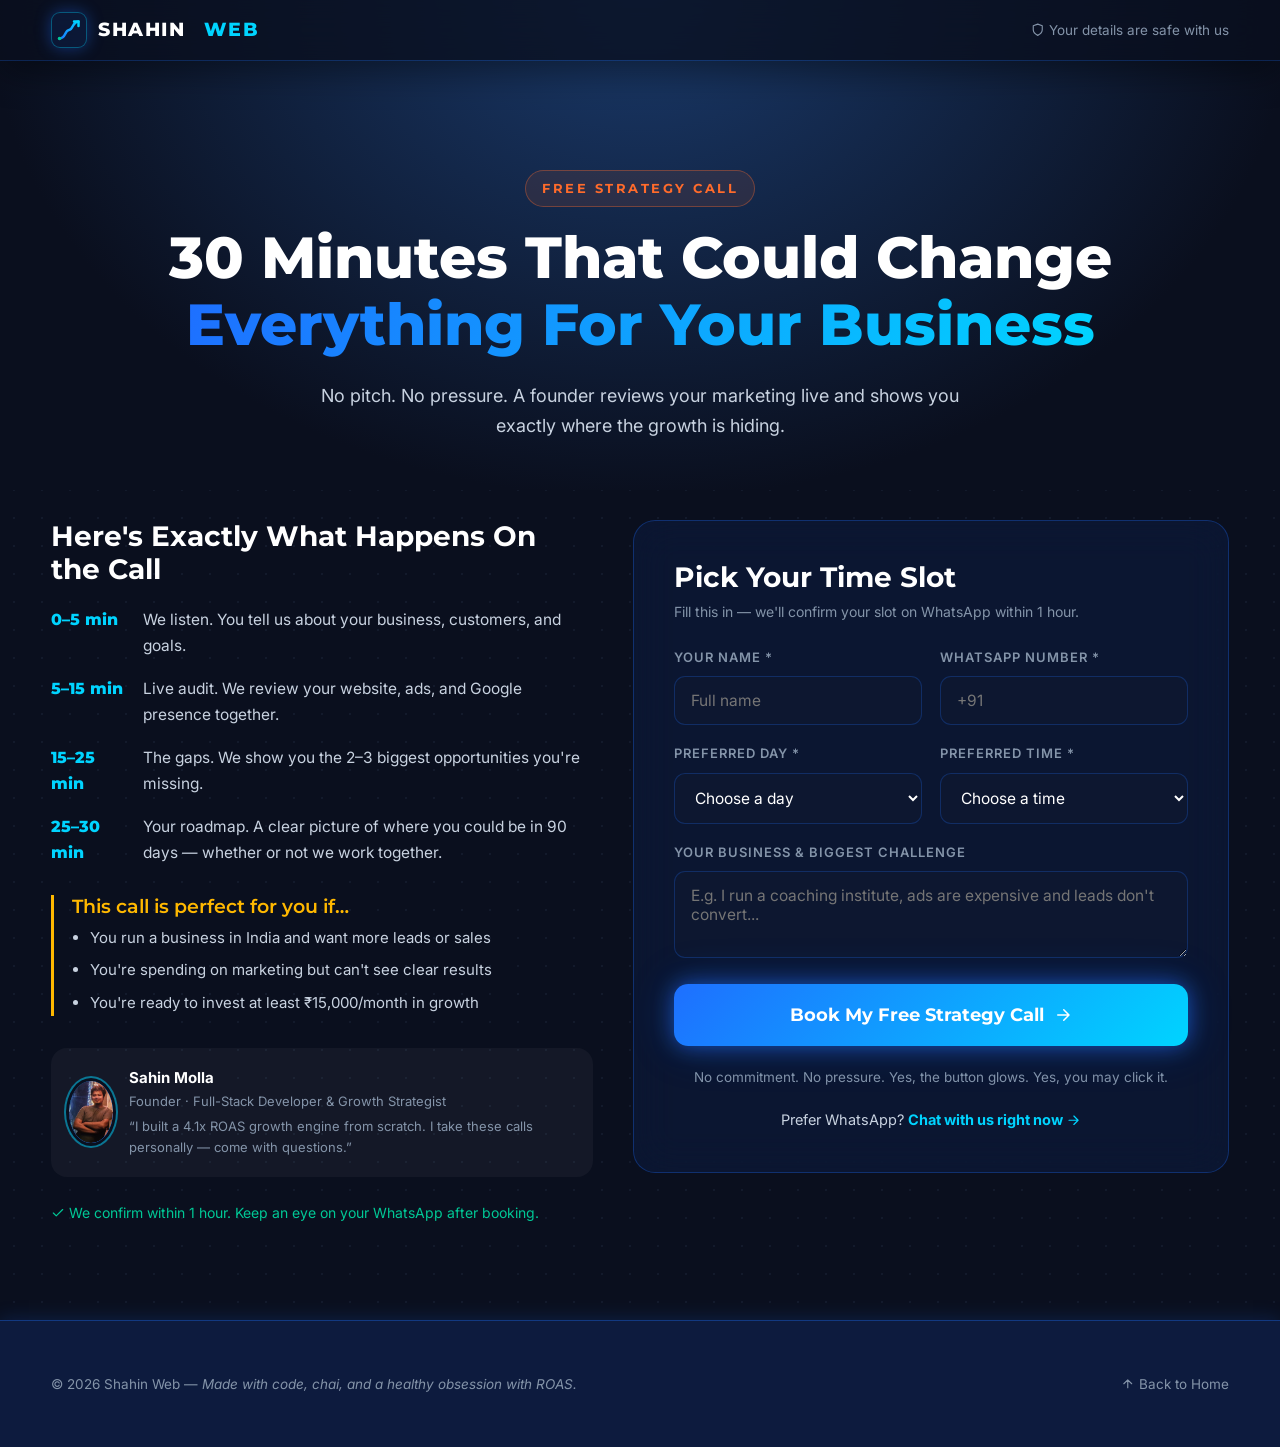
<file: book-call.html>
<!DOCTYPE html>
<html lang="en">
<head>
<meta charset="UTF-8">
<meta name="viewport" content="width=device-width, initial-scale=1.0">
<title>Book Your Free Strategy Call — Shahin Web</title>
<meta name="description" content="30 minutes that could change everything for your business. Book your free strategy call with Shahin Web's founders.">
<meta name="theme-color" content="#0A0F1E">
<link rel="icon" href="data:image/svg+xml,%3Csvg xmlns='http://www.w3.org/2000/svg' viewBox='0 0 48 48'%3E%3Crect width='48' height='48' rx='11' fill='%230A0F1E'/%3E%3Cpath d='M8 38 C20 38 17 24 24 23 C31 22 28 10 40 9' fill='none' stroke='%2300D4FF' stroke-width='5' stroke-linecap='round'/%3E%3Ccircle cx='8' cy='38' r='3.5' fill='%2300C896'/%3E%3C/svg%3E">
<link rel="preconnect" href="https://fonts.googleapis.com">
<link href="https://fonts.googleapis.com/css2?family=Montserrat:wght@700;800&family=Inter:wght@400;500;600&display=swap" rel="stylesheet">
<link rel="stylesheet" href="assets/style.css">
</head>
<body>
<header class="nav scrolled nav-static">
  <div class="container nav-inner">
    <a href="index.html" class="logo"><span class="logo-mark logo-mark--svg"><svg viewBox="0 0 48 48" xmlns="http://www.w3.org/2000/svg"><defs><linearGradient id="lgmn" x1="0" y1="48" x2="48" y2="0" gradientUnits="userSpaceOnUse"><stop offset="0" stop-color="#1E6FFF"/><stop offset="1" stop-color="#00D4FF"/></linearGradient></defs><path d="M5 41 C18 41 15 25 24 24 C33 23 30 8 43 7" fill="none" stroke="url(#lgmn)" stroke-width="5" stroke-linecap="round"/><path d="M34 7 L43 7 L43 16" fill="none" stroke="#00D4FF" stroke-width="5" stroke-linecap="round" stroke-linejoin="round"/><circle cx="5" cy="41" r="3.5" fill="#00C896"/></svg></span>SHAHIN&nbsp;<span class="logo-web">WEB</span></a>
    <span style="font-size:13.5px;color:var(--mid)"><svg class="ic" aria-hidden="true"><use href="#i-shield"/></svg> Your details are safe with us</span>
  </div>
</header>

<section class="page-hero" style="padding-bottom:50px">
  <div class="container">
    <span class="kicker">Free Strategy Call</span>
    <h1>30 Minutes That Could Change<br><span style="background:linear-gradient(110deg,#1E6FFF,#00D4FF);-webkit-background-clip:text;background-clip:text;color:transparent">Everything For Your Business</span></h1>
    <p>No pitch. No pressure. A founder reviews your marketing live and shows you exactly where the growth is hiding.</p>
  </div>
</section>

<section style="padding-top:30px">
  <div class="container book-grid">
    <div class="reveal">
      <h3 style="color:#fff">Here's Exactly What Happens On the Call</h3>
      <ul class="agenda-list">
        <li><span class="a-time">0&ndash;5 min</span><span>We listen. You tell us about your business, customers, and goals.</span></li>
        <li><span class="a-time">5&ndash;15 min</span><span>Live audit. We review your website, ads, and Google presence together.</span></li>
        <li><span class="a-time">15&ndash;25 min</span><span>The gaps. We show you the 2&ndash;3 biggest opportunities you're missing.</span></li>
        <li><span class="a-time">25&ndash;30 min</span><span>Your roadmap. A clear picture of where you could be in 90 days &mdash; whether or not we work together.</span></li>
      </ul>
      <div class="qualifier">
        <h4 style="color:var(--gold);margin-bottom:8px">This call is perfect for you if&hellip;</h4>
        <ul>
          <li>You run a business in India and want more leads or sales</li>
          <li>You're spending on marketing but can't see clear results</li>
          <li>You're ready to invest at least &#8377;15,000/month in growth</li>
        </ul>
      </div>
      <div class="founder-mini">
        <div class="team-photo" style="width:62px;height:62px;font-size:20px;margin:0">SM<img src="assets/img/sahin.jpg" alt="Sahin Molla" loading="lazy" onerror="this.remove()"></div>
        <div>
          <div class="testi-name" data-bind="founder_name">Sahin Molla</div>
          <div class="testi-biz" data-bind="founder_title">Founder &middot; Full-Stack Developer &amp; Growth Strategist</div>
          <div class="testi-biz" style="margin-top:4px">&ldquo;I built a 4.1x ROAS growth engine from scratch. I take these calls personally &mdash; come with questions.&rdquo;</div>
        </div>
      </div>
      <p style="margin-top:24px;font-size:14px;color:var(--green)"><svg class="ic" aria-hidden="true"><use href="#i-check"/></svg> We confirm within 1 hour. Keep an eye on your WhatsApp after booking.</p>
    </div>

    <div class="form-card reveal reveal-d1">
      <h3 style="color:#fff;margin-bottom:6px">Pick Your Time Slot</h3>
      <p style="font-size:14px;color:var(--mid);margin-bottom:24px">Fill this in &mdash; we'll confirm your slot on WhatsApp within 1 hour.</p>
      <form class="lead-form">
        <div class="form-row">
          <div class="field"><label>Your Name *</label><input type="text" name="name" required placeholder="Full name"></div>
          <div class="field"><label>WhatsApp Number *</label><input type="tel" name="phone" required placeholder="+91"></div>
        </div>
        <div class="form-row">
          <div class="field"><label>Preferred Day *</label>
            <select name="day" required>
              <option value="">Choose a day</option>
              <option>Today</option><option>Tomorrow</option><option>Monday</option><option>Tuesday</option>
              <option>Wednesday</option><option>Thursday</option><option>Friday</option><option>Saturday</option>
            </select>
          </div>
          <div class="field"><label>Preferred Time *</label>
            <select name="time" required>
              <option value="">Choose a time</option>
              <option>10:00 AM</option><option>11:30 AM</option><option>1:00 PM</option>
              <option>3:00 PM</option><option>5:00 PM</option><option>6:30 PM</option>
            </select>
          </div>
        </div>
        <div class="field"><label>Your Business &amp; Biggest Challenge</label><textarea name="message" rows="3" placeholder="E.g. I run a coaching institute, ads are expensive and leads don't convert..."></textarea></div>
        <button type="submit" class="btn btn-primary btn-pulse btn-lg" style="width:100%;justify-content:center">Book My Free Strategy Call <svg class="ic" aria-hidden="true"><use href="#i-right"/></svg></button>
        <p class="micro" style="margin-top:14px;color:var(--mid);font-size:13px;text-align:center" data-bind="cta_micro">No commitment. No pressure.</p>
      </form>
      <div class="form-success"><svg class="ic" aria-hidden="true"><use href="#i-check"/></svg> Your call request is in! We'll confirm your slot on WhatsApp within 1 hour.</div>
      <p style="text-align:center;margin-top:20px;font-size:14.5px">Prefer WhatsApp? <a href="#" data-wa-link target="_blank" rel="noopener" style="font-weight:700">Chat with us right now <svg class="ic" aria-hidden="true"><use href="#i-right"/></svg></a></p>
    </div>
  </div>
</section>

<footer style="padding:30px 0">
  <div class="container footer-bottom" style="border:none">
    <span>&copy; <span class="year">2026</span> Shahin Web &mdash; <em data-bind="footer_funny"></em></span>
    <span><a href="index.html"><svg class="ic" aria-hidden="true"><use href="#i-up"/></svg> Back to Home</a></span>
  </div>
</footer>
<script src="assets/schema.js"></script>
<script src="assets/main.js"></script>
</body>
</html>
</file>
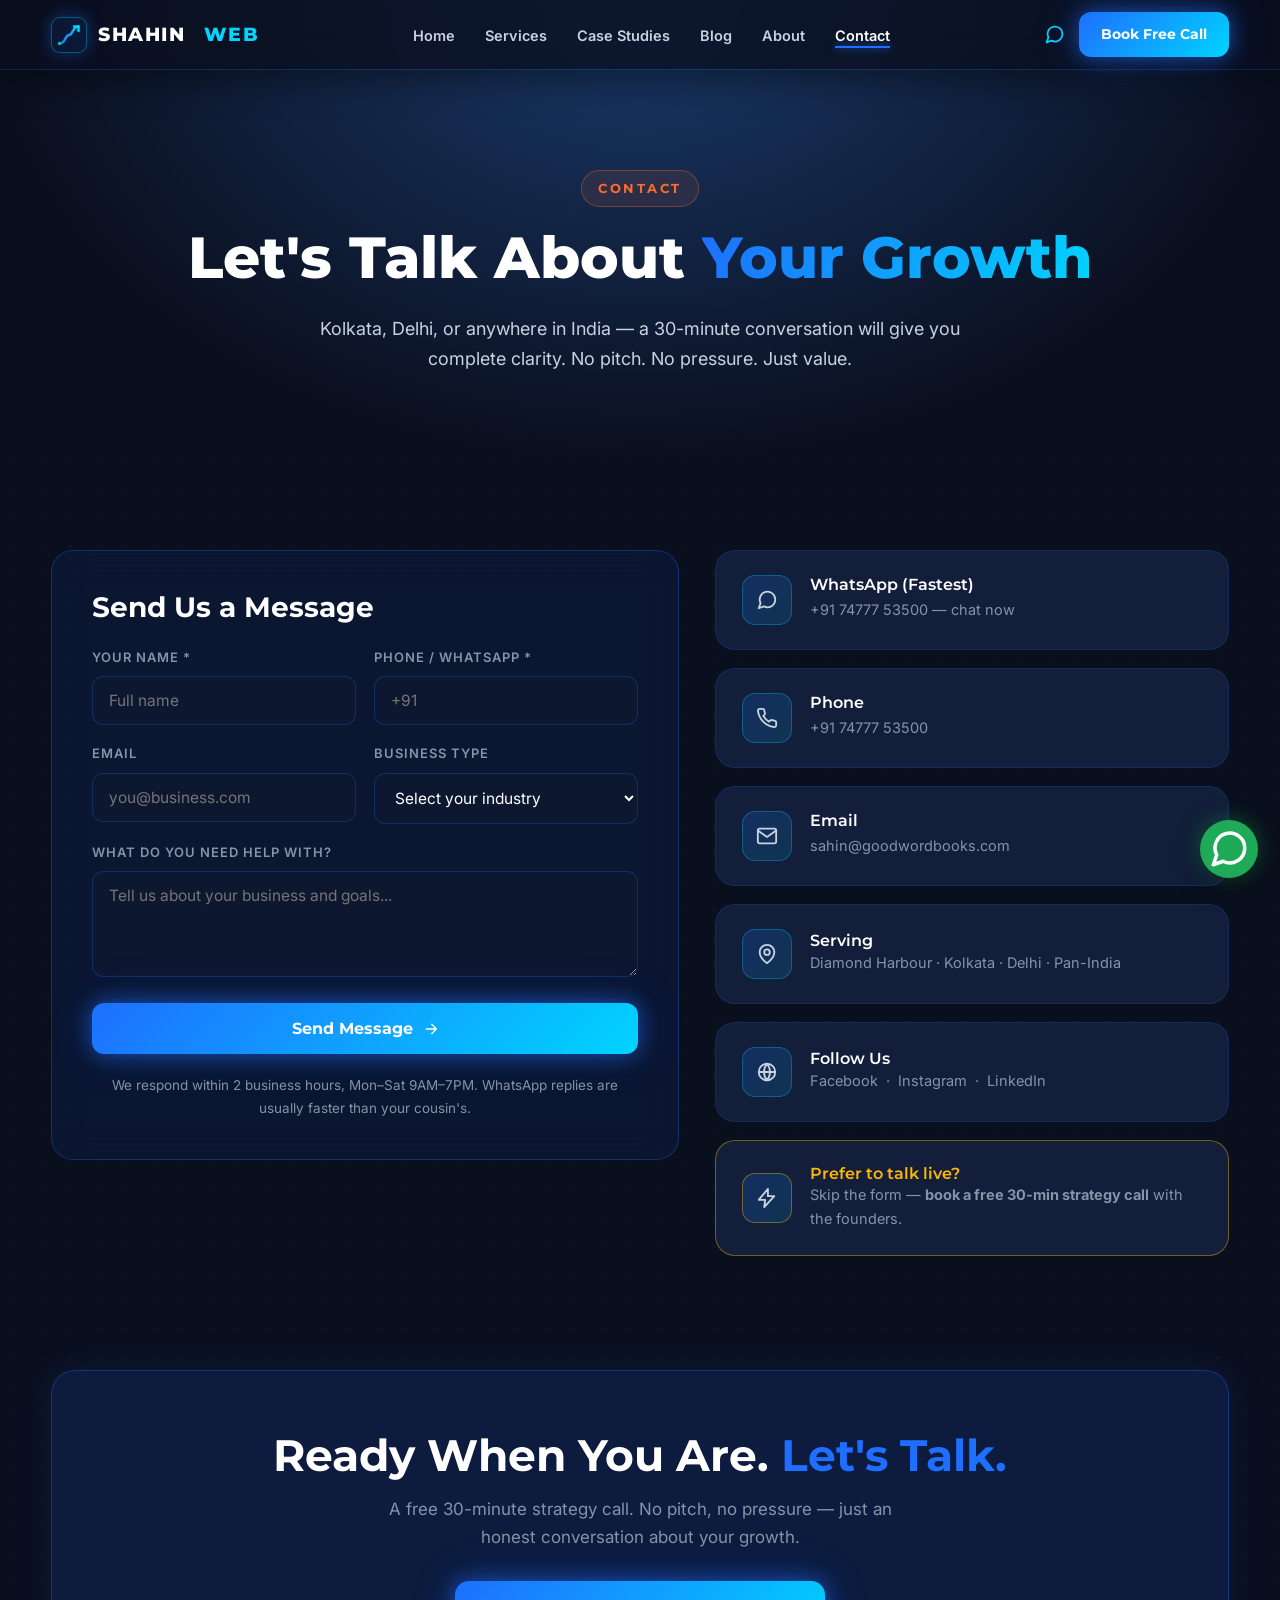
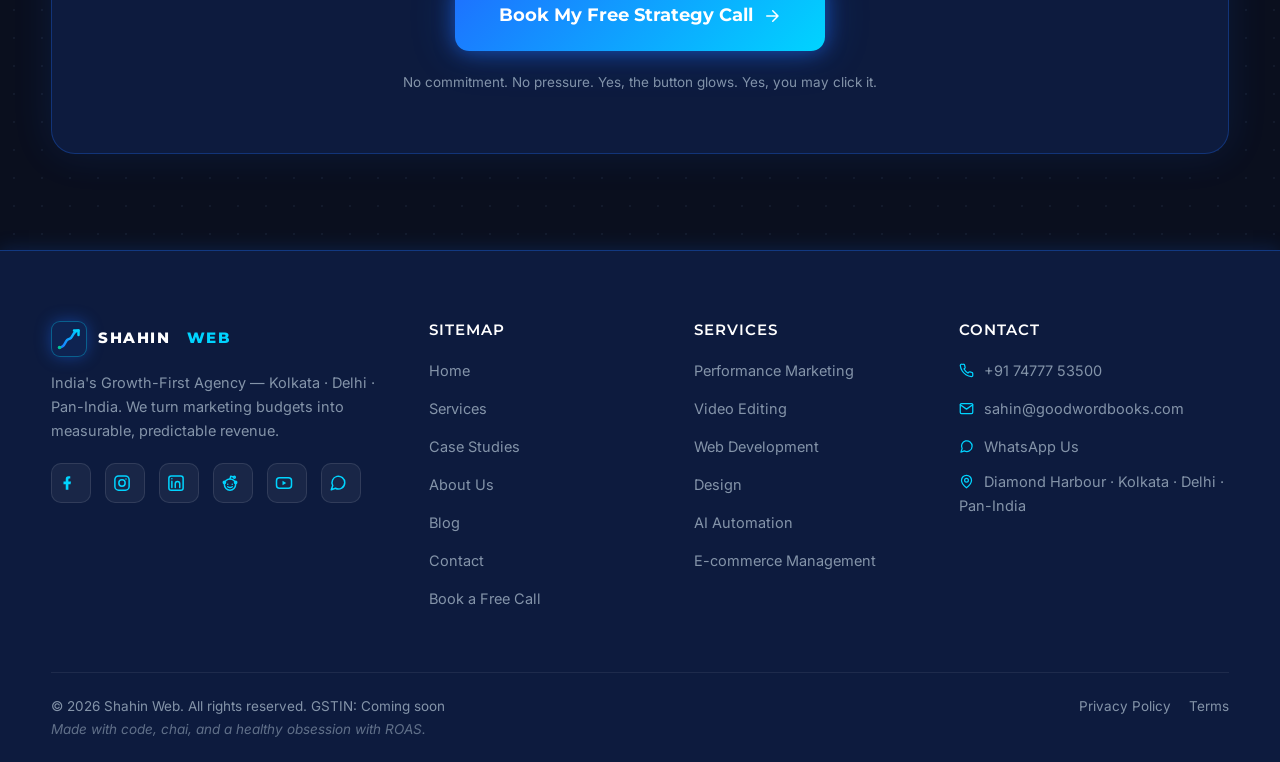
<file: contact.html>
<!DOCTYPE html>
<html lang="en">
<head>
<meta charset="UTF-8">
<meta name="viewport" content="width=device-width, initial-scale=1.0">
<title>Contact Shahin Web — Kolkata · Delhi · Pan-India</title>
<meta name="description" content="Message, call, or WhatsApp +91 74777 53500. We respond within 2 business hours. Free strategy call available.">
<meta name="theme-color" content="#0A0F1E">
<link rel="icon" href="data:image/svg+xml,%3Csvg xmlns='http://www.w3.org/2000/svg' viewBox='0 0 48 48'%3E%3Crect width='48' height='48' rx='11' fill='%230A0F1E'/%3E%3Cpath d='M8 38 C20 38 17 24 24 23 C31 22 28 10 40 9' fill='none' stroke='%2300D4FF' stroke-width='5' stroke-linecap='round'/%3E%3Ccircle cx='8' cy='38' r='3.5' fill='%2300C896'/%3E%3C/svg%3E">
<link rel="preconnect" href="https://fonts.googleapis.com">
<link href="https://fonts.googleapis.com/css2?family=Montserrat:wght@700;800&family=Inter:wght@400;500;600&display=swap" rel="stylesheet">
<link rel="stylesheet" href="assets/style.css">
<link rel="canonical" href="https://iamsahin82.github.io/contact.html">
</head>
<body>
<header class="nav scrolled nav-static">
  <div class="container nav-inner">
    <a href="index.html" class="logo"><span class="logo-mark logo-mark--svg"><svg viewBox="0 0 48 48" xmlns="http://www.w3.org/2000/svg"><defs><linearGradient id="lgmn" x1="0" y1="48" x2="48" y2="0" gradientUnits="userSpaceOnUse"><stop offset="0" stop-color="#1E6FFF"/><stop offset="1" stop-color="#00D4FF"/></linearGradient></defs><path d="M5 41 C18 41 15 25 24 24 C33 23 30 8 43 7" fill="none" stroke="url(#lgmn)" stroke-width="5" stroke-linecap="round"/><path d="M34 7 L43 7 L43 16" fill="none" stroke="#00D4FF" stroke-width="5" stroke-linecap="round" stroke-linejoin="round"/><circle cx="5" cy="41" r="3.5" fill="#00C896"/></svg></span>SHAHIN&nbsp;<span class="logo-web">WEB</span></a>
    <ul class="nav-links">
      <li><a href="index.html">Home</a></li>
      <li><a href="services.html">Services</a></li>
      <li><a href="case-studies.html">Case Studies</a></li>
      <li><a href="blog.html">Blog</a></li>
      <li><a href="about.html">About</a></li>
      <li><a href="contact.html" class="active">Contact</a></li>
    </ul>
    <div class="nav-cta">
      <a href="#" data-wa-link class="wa-icon-link" title="WhatsApp us" target="_blank" rel="noopener"><svg class="ic" aria-hidden="true"><use href="#i-chat"/></svg></a>
      <a href="book-call.html" class="btn btn-primary btn-pulse btn-nav-desktop">Book Free Call</a>
      <button class="hamburger" aria-label="Menu"><span></span><span></span><span></span></button>
    </div>
  </div>
</header>
<nav class="mobile-menu">
  <a href="index.html">Home</a>
  <a href="services.html">Services</a>
  <a href="case-studies.html">Case Studies</a>
  <a href="blog.html">Blog</a>
  <a href="about.html">About</a>
  <a href="contact.html">Contact</a>
  <a href="book-call.html" class="btn btn-primary" style="margin-top:10px">Book Free Call</a>
</nav>

<section class="page-hero">
  <div class="container">
    <span class="kicker">Contact</span>
    <h1>Let's Talk About <span style="background:linear-gradient(110deg,#1E6FFF,#00D4FF);-webkit-background-clip:text;background-clip:text;color:transparent">Your Growth</span></h1>
    <p>Kolkata, Delhi, or anywhere in India &mdash; a 30-minute conversation will give you complete clarity. No pitch. No pressure. Just value.</p>
  </div>
</section>
<section>
  <div class="container contact-grid">
    <div class="form-card reveal">
      <h3 style="color:#fff;margin-bottom:24px">Send Us a Message</h3>
      <form class="lead-form">
        <div class="form-row">
          <div class="field"><label>Your Name *</label><input type="text" name="name" required placeholder="Full name"></div>
          <div class="field"><label>Phone / WhatsApp *</label><input type="tel" name="phone" required placeholder="+91"></div>
        </div>
        <div class="form-row">
          <div class="field"><label>Email</label><input type="email" name="email" placeholder="you@business.com"></div>
          <div class="field"><label>Business Type</label>
            <select name="industry">
              <option>Select your industry</option>
              <option>Real Estate</option><option>Healthcare</option><option>Education</option>
              <option>Restaurant</option><option>Fitness / Gym</option><option>E-commerce</option>
              <option>Publishing</option><option>Local Business</option><option>Startup</option><option>Other</option>
            </select>
          </div>
        </div>
        <div class="field"><label>What do you need help with?</label><textarea name="message" rows="4" placeholder="Tell us about your business and goals..."></textarea></div>
        <button type="submit" class="btn btn-primary btn-pulse" style="width:100%;justify-content:center">Send Message <svg class="ic" aria-hidden="true"><use href="#i-right"/></svg></button>
        <p class="micro" style="margin-top:14px;color:var(--mid);font-size:13px;text-align:center">We respond within 2 business hours, Mon&ndash;Sat 9AM&ndash;7PM. WhatsApp replies are usually faster than your cousin's.</p>
      </form>
      <div class="form-success"><svg class="ic" aria-hidden="true"><use href="#i-check"/></svg> Message received! We'll get back to you within 2 business hours. Keep an eye on your WhatsApp.</div>
    </div>
    <div class="info-stack reveal reveal-d1">
      <div class="card"><div class="info-icon"><svg class="ic" aria-hidden="true"><use href="#i-chat"/></svg></div><div><h4>WhatsApp (Fastest)</h4><a href="#" data-wa-link target="_blank" rel="noopener"><span data-bind="whatsapp">+91 74777 53500</span> &mdash; chat now</a></div></div>
      <div class="card"><div class="info-icon"><svg class="ic" aria-hidden="true"><use href="#i-phone"/></svg></div><div><h4>Phone</h4><a href="#" data-tel-link><span data-bind="phone">+91 74777 53500</span></a></div></div>
      <div class="card"><div class="info-icon"><svg class="ic" aria-hidden="true"><use href="#i-mail"/></svg></div><div><h4>Email</h4><a href="#" data-mail-link><span data-bind="email">sahin@goodwordbooks.com</span></a></div></div>
      <div class="card"><div class="info-icon"><svg class="ic" aria-hidden="true"><use href="#i-pin"/></svg></div><div><h4>Serving</h4><p data-bind="address">Diamond Harbour &middot; Kolkata &middot; Delhi &middot; Pan-India</p></div></div>
      <div class="card"><div class="info-icon"><svg class="ic" aria-hidden="true"><use href="#i-globe"/></svg></div><div><h4>Follow Us</h4><p><a data-social="fb" href="#">Facebook</a> &nbsp;&middot;&nbsp; <a data-social="insta" href="#">Instagram</a> &nbsp;&middot;&nbsp; <a data-social="li" href="#">LinkedIn</a></p></div></div>
      <div class="card" style="border-color:rgba(255,184,0,.4)"><div class="info-icon" style="border-color:rgba(255,184,0,.4)"><svg class="ic" aria-hidden="true"><use href="#i-zap"/></svg></div><div><h4 style="color:var(--gold)">Prefer to talk live?</h4><p>Skip the form &mdash; <a href="book-call.html" style="font-weight:700">book a free 30-min strategy call</a> with the founders.</p></div></div>
    </div>
  </div>
</section>

<section style="padding-top:0">
  <div class="container">
    <div class="cta-band reveal">
      <h2 style="margin-bottom:14px">Ready When You Are. <span class="accent">Let's Talk.</span></h2>
      <p style="max-width:560px;margin:0 auto 30px;color:var(--mid)">A free 30-minute strategy call. No pitch, no pressure — just an honest conversation about your growth.</p>
      <a href="book-call.html" class="btn btn-primary btn-pulse btn-lg">Book My Free Strategy Call <svg class="ic" aria-hidden="true"><use href="#i-right"/></svg></a>
      <p class="micro" style="margin-top:18px;color:var(--mid);font-size:13.5px" data-bind="cta_micro">No commitment. No pressure.</p>
    </div>
  </div>
</section>

<footer>
  <div class="container">
    <div class="footer-grid">
      <div>
        <a href="index.html" class="logo"><span class="logo-mark logo-mark--svg"><svg viewBox="0 0 48 48" xmlns="http://www.w3.org/2000/svg"><defs><linearGradient id="lgmf" x1="0" y1="48" x2="48" y2="0" gradientUnits="userSpaceOnUse"><stop offset="0" stop-color="#1E6FFF"/><stop offset="1" stop-color="#00D4FF"/></linearGradient></defs><path d="M5 41 C18 41 15 25 24 24 C33 23 30 8 43 7" fill="none" stroke="url(#lgmf)" stroke-width="5" stroke-linecap="round"/><path d="M34 7 L43 7 L43 16" fill="none" stroke="#00D4FF" stroke-width="5" stroke-linecap="round" stroke-linejoin="round"/><circle cx="5" cy="41" r="3.5" fill="#00C896"/></svg></span>SHAHIN&nbsp;<span class="logo-web">WEB</span></a>
        <p class="footer-tagline" data-bind="footer_tagline">India's Growth-First Agency.</p>
        <div class="social-row">
          <a data-social="fb" href="#" title="Facebook"><svg class="ic" aria-hidden="true"><use href="#i-fb"/></svg></a>
          <a data-social="insta" href="#" title="Instagram"><svg class="ic" aria-hidden="true"><use href="#i-ig"/></svg></a>
          <a data-social="li" href="#" title="LinkedIn"><svg class="ic" aria-hidden="true"><use href="#i-li"/></svg></a>
          <a data-social="reddit" href="#" title="Reddit"><svg class="ic" aria-hidden="true"><use href="#i-reddit"/></svg></a>
          <a data-social="yt" href="#" title="YouTube"><svg class="ic" aria-hidden="true"><use href="#i-yt"/></svg></a>
          <a data-wa-link href="#" title="WhatsApp" target="_blank" rel="noopener"><svg class="ic" aria-hidden="true"><use href="#i-chat"/></svg></a>
        </div>
      </div>
      <div>
        <h4>Sitemap</h4>
        <ul>
          <li><a href="index.html">Home</a></li>
          <li><a href="services.html">Services</a></li>
          <li><a href="case-studies.html">Case Studies</a></li>
          <li><a href="about.html">About Us</a></li>
          <li><a href="blog.html">Blog</a></li>
          <li><a href="contact.html">Contact</a></li>
          <li><a href="book-call.html">Book a Free Call</a></li>
        </ul>
      </div>
      <div>
        <h4>Services</h4>
        <ul>
          <li><a href="services.html">Performance Marketing</a></li>
          <li><a href="services.html">Video Editing</a></li>
          <li><a href="services.html">Web Development</a></li>
          <li><a href="services.html">Design</a></li>
          <li><a href="services.html">AI Automation</a></li>
          <li><a href="services.html">E-commerce Management</a></li>
        </ul>
      </div>
      <div>
        <h4>Contact</h4>
        <ul>
          <li><a href="#" data-tel-link><svg class="ic" aria-hidden="true"><use href="#i-phone"/></svg> <span data-bind="phone">+91 74777 53500</span></a></li>
          <li><a href="#" data-mail-link><svg class="ic" aria-hidden="true"><use href="#i-mail"/></svg> <span data-bind="email">sahin@goodwordbooks.com</span></a></li>
          <li><a href="#" data-wa-link target="_blank" rel="noopener"><svg class="ic" aria-hidden="true"><use href="#i-chat"/></svg> WhatsApp Us</a></li>
          <li><p><svg class="ic" aria-hidden="true"><use href="#i-pin"/></svg> <span data-bind="address">Diamond Harbour &middot; Kolkata &middot; Delhi &middot; Pan-India</span></p></li>
        </ul>
      </div>
    </div>
    <div class="footer-bottom">
      <span>&copy; <span class="year">2026</span> Shahin Web. All rights reserved. <span data-bind="gst"></span><br><em style="opacity:.7" data-bind="footer_funny"></em></span>
      <span><a href="#">Privacy Policy</a><a href="#">Terms</a></span>
    </div>
  </div>
</footer>
<a href="#" data-wa-link class="wa-float" target="_blank" rel="noopener" title="Chat on WhatsApp"><svg class="ic ic-lg" aria-hidden="true"><use href="#i-chat"/></svg></a>
<script src="assets/schema.js"></script>
<script src="assets/main.js"></script>
</body>
</html>
</file>
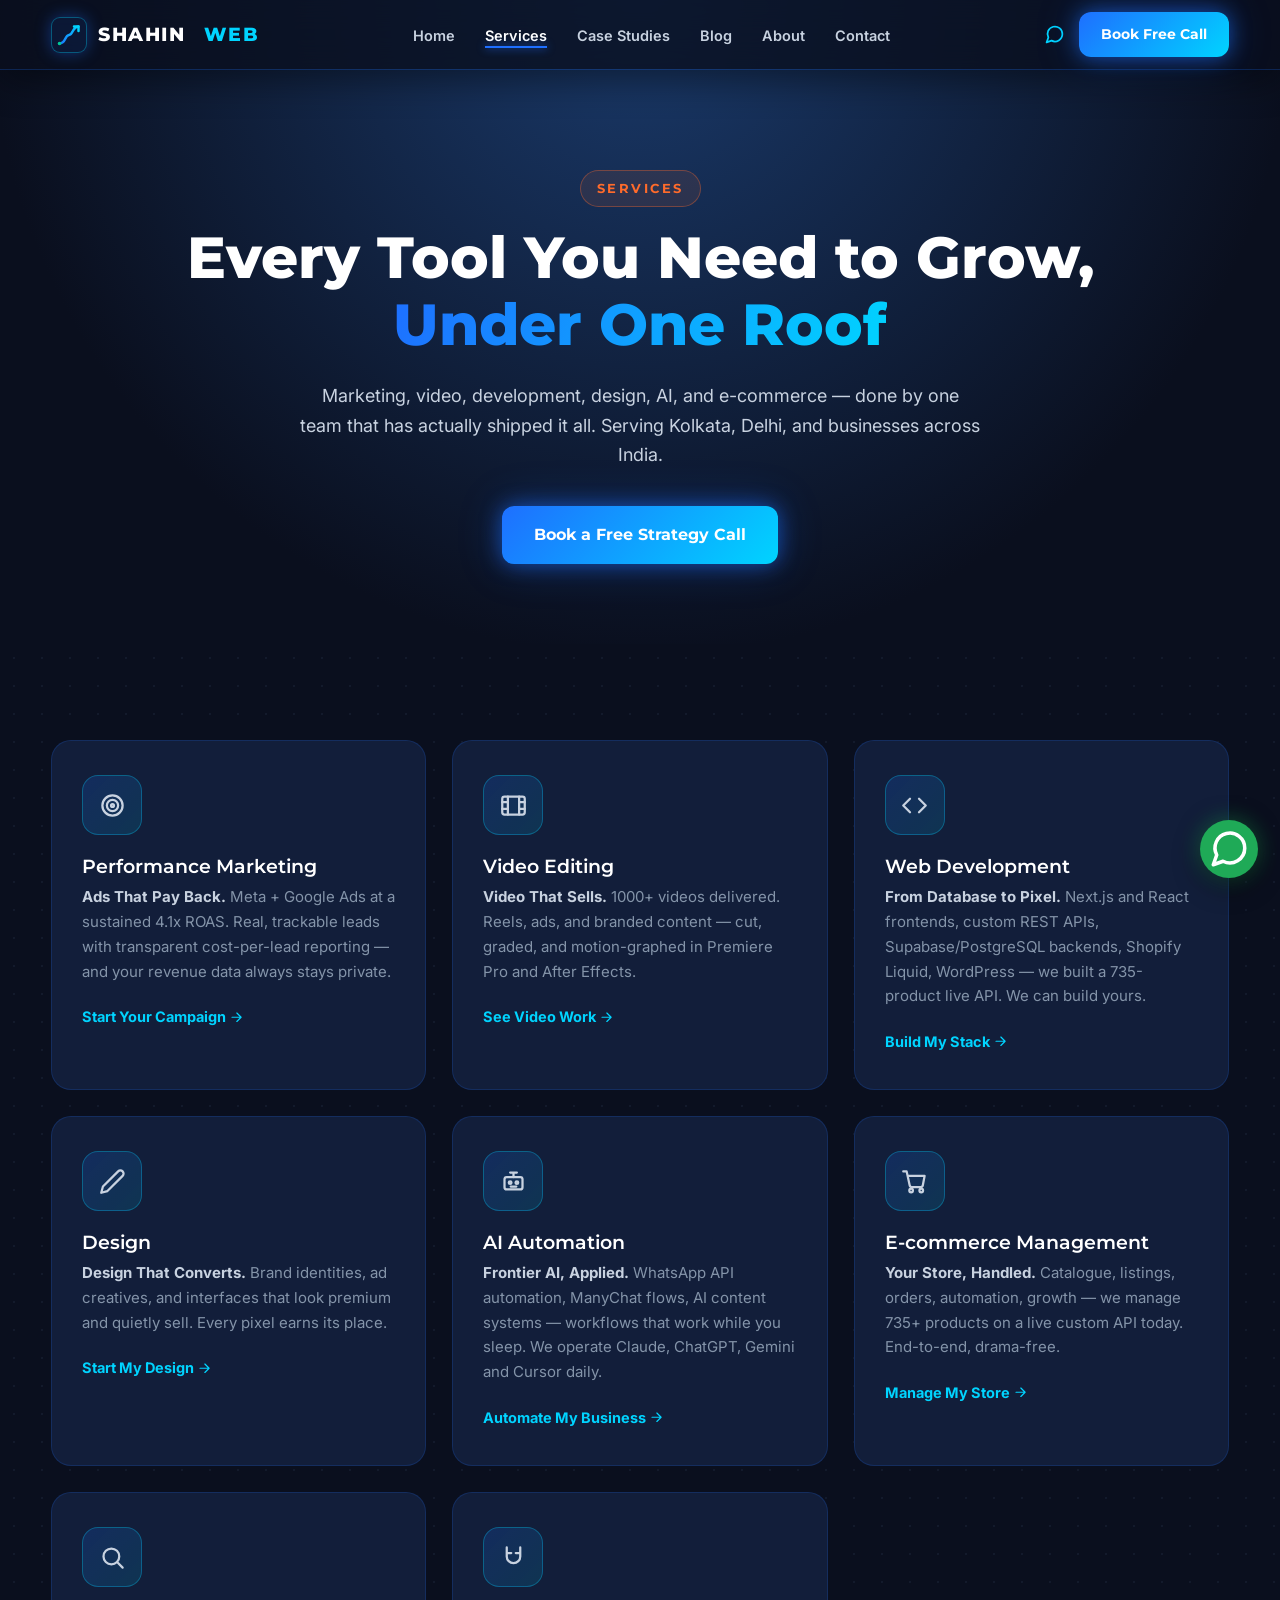
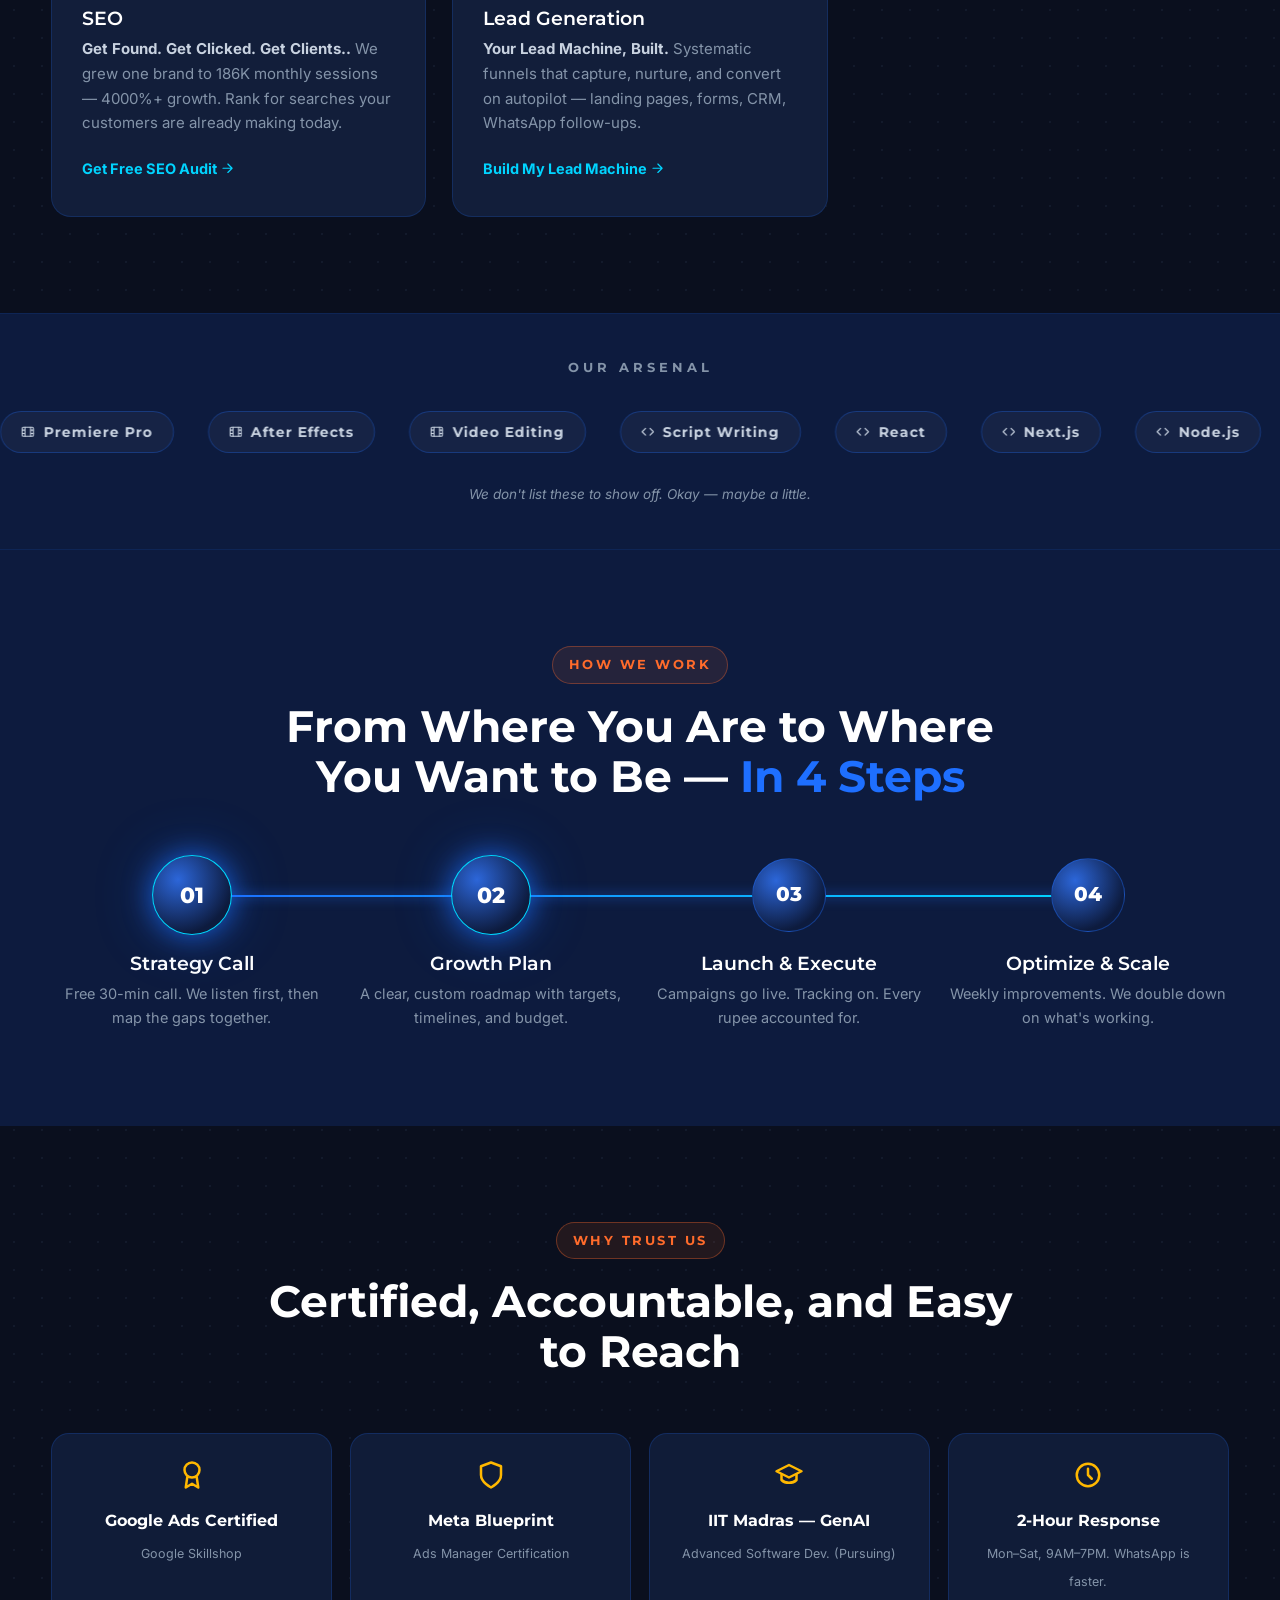
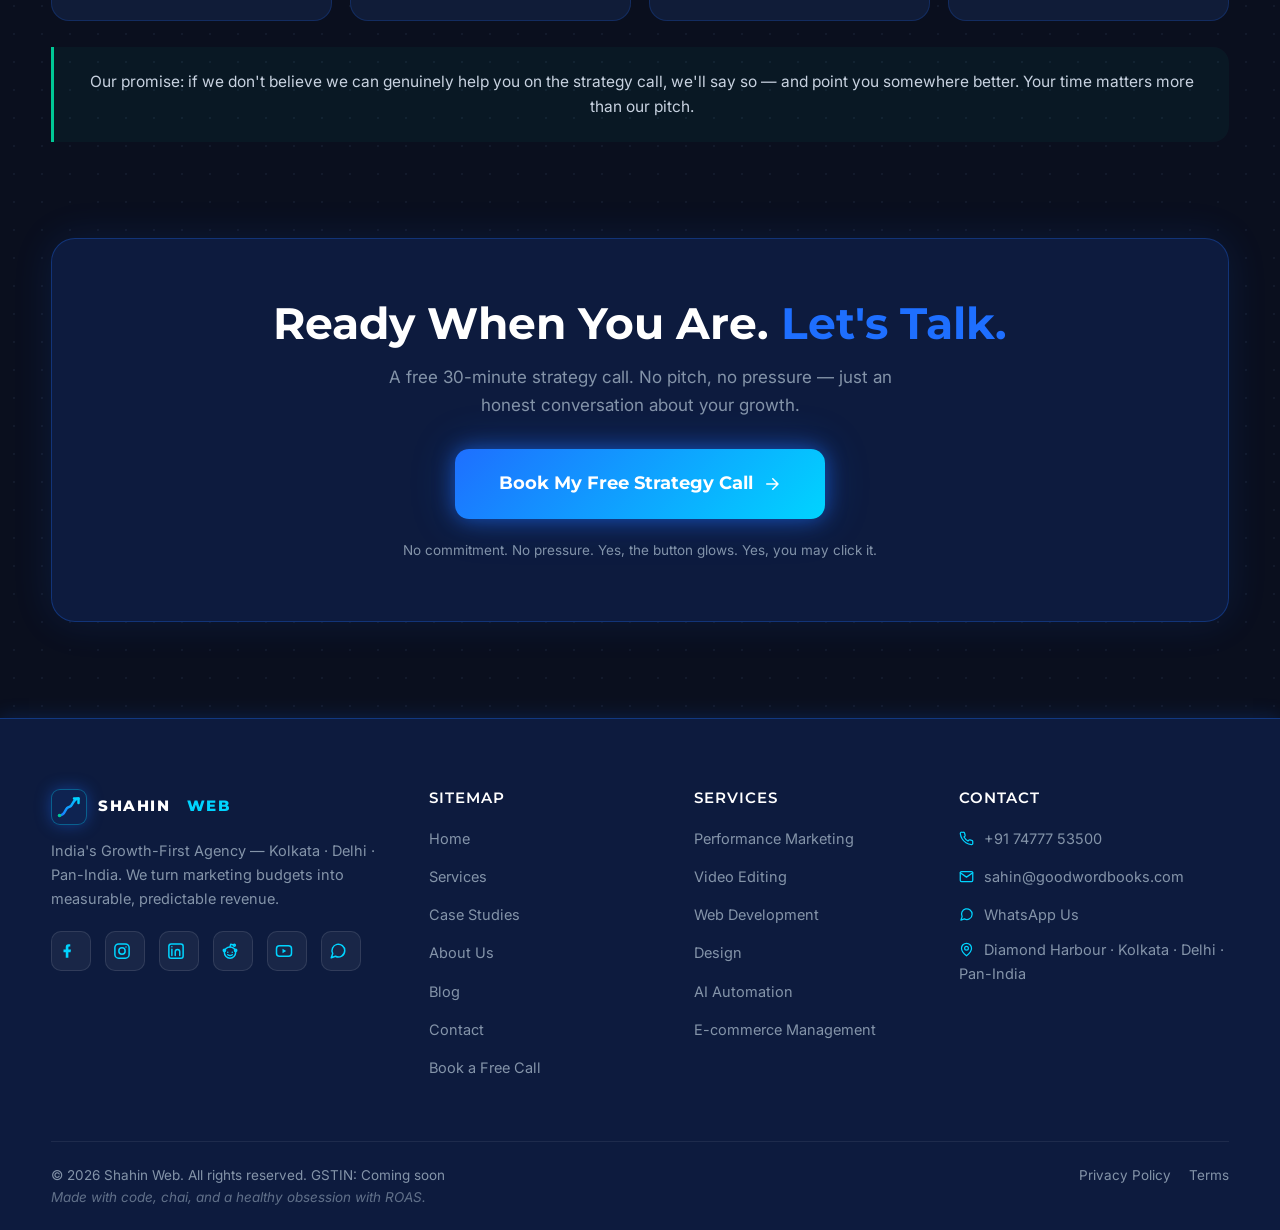
<file: services.html>
<!DOCTYPE html>
<html lang="en">
<head>
<meta charset="UTF-8">
<meta name="viewport" content="width=device-width, initial-scale=1.0">
<title>Services — Shahin Web | Marketing, Video Editing, Web Dev, Design, AI, E-commerce</title>
<meta name="description" content="Performance marketing at 4.1x ROAS, 1000+ videos delivered, Next.js & React development, design, AI automation, e-commerce management, SEO and lead generation.">
<meta name="theme-color" content="#0A0F1E">
<link rel="icon" href="data:image/svg+xml,%3Csvg xmlns='http://www.w3.org/2000/svg' viewBox='0 0 48 48'%3E%3Crect width='48' height='48' rx='11' fill='%230A0F1E'/%3E%3Cpath d='M8 38 C20 38 17 24 24 23 C31 22 28 10 40 9' fill='none' stroke='%2300D4FF' stroke-width='5' stroke-linecap='round'/%3E%3Ccircle cx='8' cy='38' r='3.5' fill='%2300C896'/%3E%3C/svg%3E">
<link rel="preconnect" href="https://fonts.googleapis.com">
<link href="https://fonts.googleapis.com/css2?family=Montserrat:wght@700;800&family=Inter:wght@400;500;600&display=swap" rel="stylesheet">
<link rel="stylesheet" href="assets/style.css">
<link rel="canonical" href="https://iamsahin82.github.io/services.html">
</head>
<body>
<header class="nav scrolled nav-static">
  <div class="container nav-inner">
    <a href="index.html" class="logo"><span class="logo-mark logo-mark--svg"><svg viewBox="0 0 48 48" xmlns="http://www.w3.org/2000/svg"><defs><linearGradient id="lgmn" x1="0" y1="48" x2="48" y2="0" gradientUnits="userSpaceOnUse"><stop offset="0" stop-color="#1E6FFF"/><stop offset="1" stop-color="#00D4FF"/></linearGradient></defs><path d="M5 41 C18 41 15 25 24 24 C33 23 30 8 43 7" fill="none" stroke="url(#lgmn)" stroke-width="5" stroke-linecap="round"/><path d="M34 7 L43 7 L43 16" fill="none" stroke="#00D4FF" stroke-width="5" stroke-linecap="round" stroke-linejoin="round"/><circle cx="5" cy="41" r="3.5" fill="#00C896"/></svg></span>SHAHIN&nbsp;<span class="logo-web">WEB</span></a>
    <ul class="nav-links">
      <li><a href="index.html">Home</a></li>
      <li><a href="services.html" class="active">Services</a></li>
      <li><a href="case-studies.html">Case Studies</a></li>
      <li><a href="blog.html">Blog</a></li>
      <li><a href="about.html">About</a></li>
      <li><a href="contact.html">Contact</a></li>
    </ul>
    <div class="nav-cta">
      <a href="#" data-wa-link class="wa-icon-link" title="WhatsApp us" target="_blank" rel="noopener"><svg class="ic" aria-hidden="true"><use href="#i-chat"/></svg></a>
      <a href="book-call.html" class="btn btn-primary btn-pulse btn-nav-desktop">Book Free Call</a>
      <button class="hamburger" aria-label="Menu"><span></span><span></span><span></span></button>
    </div>
  </div>
</header>
<nav class="mobile-menu">
  <a href="index.html">Home</a>
  <a href="services.html">Services</a>
  <a href="case-studies.html">Case Studies</a>
  <a href="blog.html">Blog</a>
  <a href="about.html">About</a>
  <a href="contact.html">Contact</a>
  <a href="book-call.html" class="btn btn-primary" style="margin-top:10px">Book Free Call</a>
</nav>

<section class="page-hero">
  <div class="container">
    <span class="kicker">Services</span>
    <h1>Every Tool You Need to Grow,<br><span style="background:linear-gradient(110deg,#1E6FFF,#00D4FF);-webkit-background-clip:text;background-clip:text;color:transparent">Under One Roof</span></h1>
    <p>Marketing, video, development, design, AI, and e-commerce &mdash; done by one team that has actually shipped it all. Serving Kolkata, Delhi, and businesses across India.</p>
    <div class="hero-ctas"><a href="book-call.html" class="btn btn-primary btn-pulse">Book a Free Strategy Call</a></div>
  </div>
</section>
<section>
  <div class="container">
    <div class="grid-3">
      <div class="card service-card reveal" data-tilt>
        <div class="s-icon"><svg class="ic" aria-hidden="true"><use href="#i-target"/></svg></div>
        <h4>Performance Marketing</h4>
        <p><strong style="color:var(--light)">Ads That Pay Back.</strong> Meta + Google Ads at a sustained 4.1x ROAS. Real, trackable leads with transparent cost-per-lead reporting — and your revenue data always stays private.</p>
        <a href="contact.html" class="s-link">Start Your Campaign <svg class="ic" aria-hidden="true"><use href="#i-right"/></svg></a>
      </div>
      <div class="card service-card reveal reveal-d1" data-tilt>
        <div class="s-icon"><svg class="ic" aria-hidden="true"><use href="#i-film"/></svg></div>
        <h4>Video Editing</h4>
        <p><strong style="color:var(--light)">Video That Sells.</strong> 1000+ videos delivered. Reels, ads, and branded content — cut, graded, and motion-graphed in Premiere Pro and After Effects.</p>
        <a href="contact.html" class="s-link">See Video Work <svg class="ic" aria-hidden="true"><use href="#i-right"/></svg></a>
      </div>
      <div class="card service-card reveal reveal-d2" data-tilt>
        <div class="s-icon"><svg class="ic" aria-hidden="true"><use href="#i-code"/></svg></div>
        <h4>Web Development</h4>
        <p><strong style="color:var(--light)">From Database to Pixel.</strong> Next.js and React frontends, custom REST APIs, Supabase/PostgreSQL backends, Shopify Liquid, WordPress — we built a 735-product live API. We can build yours.</p>
        <a href="contact.html" class="s-link">Build My Stack <svg class="ic" aria-hidden="true"><use href="#i-right"/></svg></a>
      </div>
      <div class="card service-card reveal" data-tilt>
        <div class="s-icon"><svg class="ic" aria-hidden="true"><use href="#i-pen"/></svg></div>
        <h4>Design</h4>
        <p><strong style="color:var(--light)">Design That Converts.</strong> Brand identities, ad creatives, and interfaces that look premium and quietly sell. Every pixel earns its place.</p>
        <a href="contact.html" class="s-link">Start My Design <svg class="ic" aria-hidden="true"><use href="#i-right"/></svg></a>
      </div>
      <div class="card service-card reveal reveal-d1" data-tilt>
        <div class="s-icon"><svg class="ic" aria-hidden="true"><use href="#i-bot"/></svg></div>
        <h4>AI Automation</h4>
        <p><strong style="color:var(--light)">Frontier AI, Applied.</strong> WhatsApp API automation, ManyChat flows, AI content systems — workflows that work while you sleep. We operate Claude, ChatGPT, Gemini and Cursor daily.</p>
        <a href="contact.html" class="s-link">Automate My Business <svg class="ic" aria-hidden="true"><use href="#i-right"/></svg></a>
      </div>
      <div class="card service-card reveal reveal-d2" data-tilt>
        <div class="s-icon"><svg class="ic" aria-hidden="true"><use href="#i-cart"/></svg></div>
        <h4>E-commerce Management</h4>
        <p><strong style="color:var(--light)">Your Store, Handled.</strong> Catalogue, listings, orders, automation, growth — we manage 735+ products on a live custom API today. End-to-end, drama-free.</p>
        <a href="contact.html" class="s-link">Manage My Store <svg class="ic" aria-hidden="true"><use href="#i-right"/></svg></a>
      </div>
      <div class="card service-card reveal" data-tilt>
        <div class="s-icon"><svg class="ic" aria-hidden="true"><use href="#i-search"/></svg></div>
        <h4>SEO</h4>
        <p><strong style="color:var(--light)">Get Found. Get Clicked. Get Clients..</strong> We grew one brand to 186K monthly sessions — 4000%+ growth. Rank for searches your customers are already making today.</p>
        <a href="contact.html" class="s-link">Get Free SEO Audit <svg class="ic" aria-hidden="true"><use href="#i-right"/></svg></a>
      </div>
      <div class="card service-card reveal reveal-d1" data-tilt>
        <div class="s-icon"><svg class="ic" aria-hidden="true"><use href="#i-magnet"/></svg></div>
        <h4>Lead Generation</h4>
        <p><strong style="color:var(--light)">Your Lead Machine, Built.</strong> Systematic funnels that capture, nurture, and convert on autopilot — landing pages, forms, CRM, WhatsApp follow-ups.</p>
        <a href="contact.html" class="s-link">Build My Lead Machine <svg class="ic" aria-hidden="true"><use href="#i-right"/></svg></a>
      </div>
    </div>
  </div>
</section>

<div class="tools-strip">
  <p class="strip-title" data-bind="tools_head">OUR ARSENAL</p>
  <div class="marquee marquee-tools" data-marquee="tools" aria-hidden="true"><div class="marquee-track"></div></div>
  <p class="strip-funny" data-bind="tools_funny"></p>
</div>

<section class="section-alt">
  <div class="container">
    <div class="section-head reveal">
      <span class="kicker">How We Work</span>
      <h2>From Where You Are to Where You Want to Be &mdash; <span class="accent">In 4 Steps</span></h2>
    </div>
    <div class="process-row">
      <div class="process-line"><i></i></div>
      <div class="process-step"><div class="step-orb">01</div><h4>Strategy Call</h4><p>Free 30-min call. We listen first, then map the gaps together.</p></div>
      <div class="process-step"><div class="step-orb">02</div><h4>Growth Plan</h4><p>A clear, custom roadmap with targets, timelines, and budget.</p></div>
      <div class="process-step"><div class="step-orb">03</div><h4>Launch &amp; Execute</h4><p>Campaigns go live. Tracking on. Every rupee accounted for.</p></div>
      <div class="process-step"><div class="step-orb">04</div><h4>Optimize &amp; Scale</h4><p>Weekly improvements. We double down on what's working.</p></div>
    </div>
  </div>
</section>

<section >
  <div class="container">
    <div class="section-head reveal">
      <span class="kicker">Why Trust Us</span>
      <h2 data-bind="cred_head">Certified, Accountable, and Easy to Reach</h2>
    </div>
    <div class="cred-grid">
      <div class="cred-card reveal"><svg class="ic" aria-hidden="true"><use href="#i-award"/></svg><b data-bind="cred1_t">Google Ads Certified</b><span data-bind="cred1_s">Google Skillshop</span></div>
      <div class="cred-card reveal reveal-d1"><svg class="ic" aria-hidden="true"><use href="#i-shield"/></svg><b data-bind="cred2_t">Meta Blueprint</b><span data-bind="cred2_s">Ads Manager Certification</span></div>
      <div class="cred-card reveal reveal-d2"><svg class="ic" aria-hidden="true"><use href="#i-grad"/></svg><b data-bind="cred3_t">IIT Madras &mdash; GenAI</b><span data-bind="cred3_s">Advanced Software Dev. (Pursuing)</span></div>
      <div class="cred-card reveal reveal-d3"><svg class="ic" aria-hidden="true"><use href="#i-clock"/></svg><b data-bind="cred4_t">2-Hour Response</b><span data-bind="cred4_s">Mon&ndash;Sat, 9AM&ndash;7PM</span></div>
    </div>
    <p class="promise-band reveal" data-bind="promise">Our promise: if we don't believe we can genuinely help you, we'll say so on the call &mdash; and point you somewhere better.</p>
  </div>
</section>

<section style="padding-top:0">
  <div class="container">
    <div class="cta-band reveal">
      <h2 style="margin-bottom:14px">Ready When You Are. <span class="accent">Let's Talk.</span></h2>
      <p style="max-width:560px;margin:0 auto 30px;color:var(--mid)">A free 30-minute strategy call. No pitch, no pressure — just an honest conversation about your growth.</p>
      <a href="book-call.html" class="btn btn-primary btn-pulse btn-lg">Book My Free Strategy Call <svg class="ic" aria-hidden="true"><use href="#i-right"/></svg></a>
      <p class="micro" style="margin-top:18px;color:var(--mid);font-size:13.5px" data-bind="cta_micro">No commitment. No pressure.</p>
    </div>
  </div>
</section>

<footer>
  <div class="container">
    <div class="footer-grid">
      <div>
        <a href="index.html" class="logo"><span class="logo-mark logo-mark--svg"><svg viewBox="0 0 48 48" xmlns="http://www.w3.org/2000/svg"><defs><linearGradient id="lgmf" x1="0" y1="48" x2="48" y2="0" gradientUnits="userSpaceOnUse"><stop offset="0" stop-color="#1E6FFF"/><stop offset="1" stop-color="#00D4FF"/></linearGradient></defs><path d="M5 41 C18 41 15 25 24 24 C33 23 30 8 43 7" fill="none" stroke="url(#lgmf)" stroke-width="5" stroke-linecap="round"/><path d="M34 7 L43 7 L43 16" fill="none" stroke="#00D4FF" stroke-width="5" stroke-linecap="round" stroke-linejoin="round"/><circle cx="5" cy="41" r="3.5" fill="#00C896"/></svg></span>SHAHIN&nbsp;<span class="logo-web">WEB</span></a>
        <p class="footer-tagline" data-bind="footer_tagline">India's Growth-First Agency.</p>
        <div class="social-row">
          <a data-social="fb" href="#" title="Facebook"><svg class="ic" aria-hidden="true"><use href="#i-fb"/></svg></a>
          <a data-social="insta" href="#" title="Instagram"><svg class="ic" aria-hidden="true"><use href="#i-ig"/></svg></a>
          <a data-social="li" href="#" title="LinkedIn"><svg class="ic" aria-hidden="true"><use href="#i-li"/></svg></a>
          <a data-social="reddit" href="#" title="Reddit"><svg class="ic" aria-hidden="true"><use href="#i-reddit"/></svg></a>
          <a data-social="yt" href="#" title="YouTube"><svg class="ic" aria-hidden="true"><use href="#i-yt"/></svg></a>
          <a data-wa-link href="#" title="WhatsApp" target="_blank" rel="noopener"><svg class="ic" aria-hidden="true"><use href="#i-chat"/></svg></a>
        </div>
      </div>
      <div>
        <h4>Sitemap</h4>
        <ul>
          <li><a href="index.html">Home</a></li>
          <li><a href="services.html">Services</a></li>
          <li><a href="case-studies.html">Case Studies</a></li>
          <li><a href="about.html">About Us</a></li>
          <li><a href="blog.html">Blog</a></li>
          <li><a href="contact.html">Contact</a></li>
          <li><a href="book-call.html">Book a Free Call</a></li>
        </ul>
      </div>
      <div>
        <h4>Services</h4>
        <ul>
          <li><a href="services.html">Performance Marketing</a></li>
          <li><a href="services.html">Video Editing</a></li>
          <li><a href="services.html">Web Development</a></li>
          <li><a href="services.html">Design</a></li>
          <li><a href="services.html">AI Automation</a></li>
          <li><a href="services.html">E-commerce Management</a></li>
        </ul>
      </div>
      <div>
        <h4>Contact</h4>
        <ul>
          <li><a href="#" data-tel-link><svg class="ic" aria-hidden="true"><use href="#i-phone"/></svg> <span data-bind="phone">+91 74777 53500</span></a></li>
          <li><a href="#" data-mail-link><svg class="ic" aria-hidden="true"><use href="#i-mail"/></svg> <span data-bind="email">sahin@goodwordbooks.com</span></a></li>
          <li><a href="#" data-wa-link target="_blank" rel="noopener"><svg class="ic" aria-hidden="true"><use href="#i-chat"/></svg> WhatsApp Us</a></li>
          <li><p><svg class="ic" aria-hidden="true"><use href="#i-pin"/></svg> <span data-bind="address">Diamond Harbour &middot; Kolkata &middot; Delhi &middot; Pan-India</span></p></li>
        </ul>
      </div>
    </div>
    <div class="footer-bottom">
      <span>&copy; <span class="year">2026</span> Shahin Web. All rights reserved. <span data-bind="gst"></span><br><em style="opacity:.7" data-bind="footer_funny"></em></span>
      <span><a href="#">Privacy Policy</a><a href="#">Terms</a></span>
    </div>
  </div>
</footer>
<a href="#" data-wa-link class="wa-float" target="_blank" rel="noopener" title="Chat on WhatsApp"><svg class="ic ic-lg" aria-hidden="true"><use href="#i-chat"/></svg></a>
<script src="assets/schema.js"></script>
<script src="assets/main.js"></script>
</body>
</html>
</file>
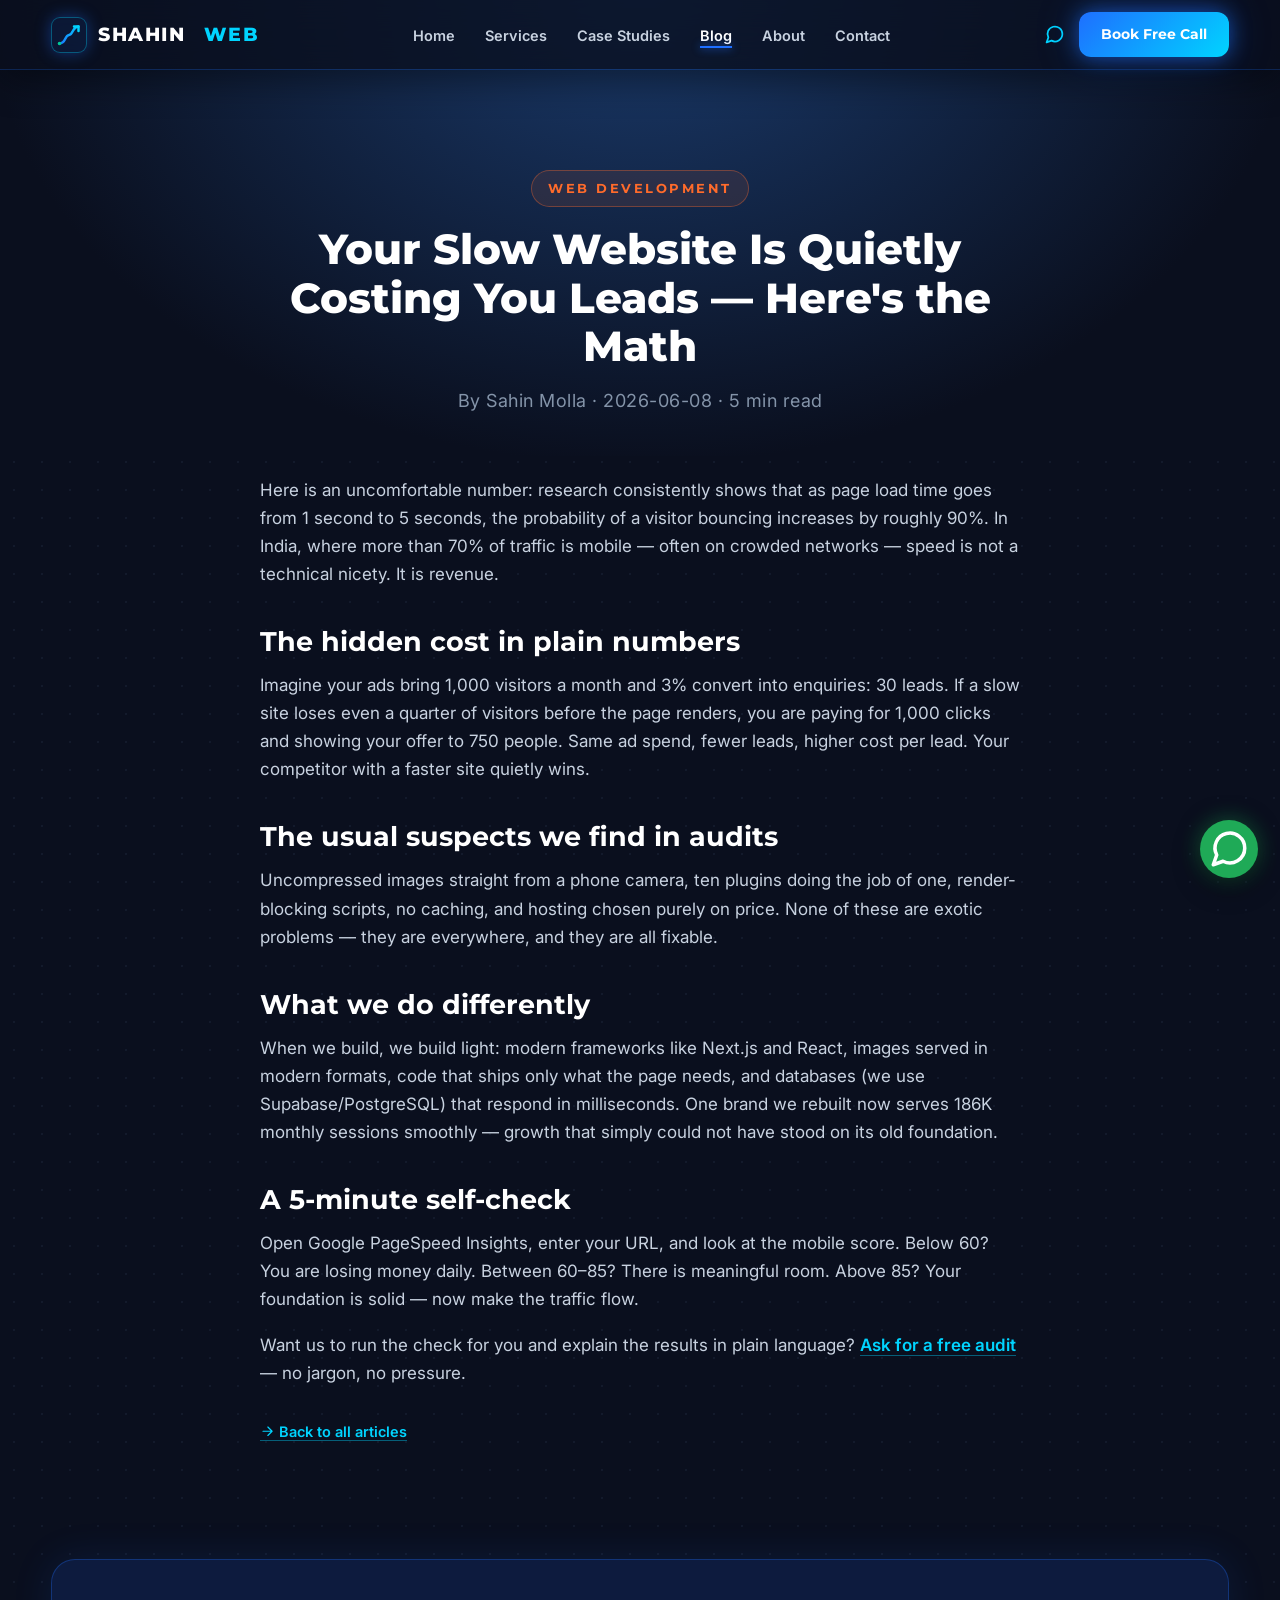
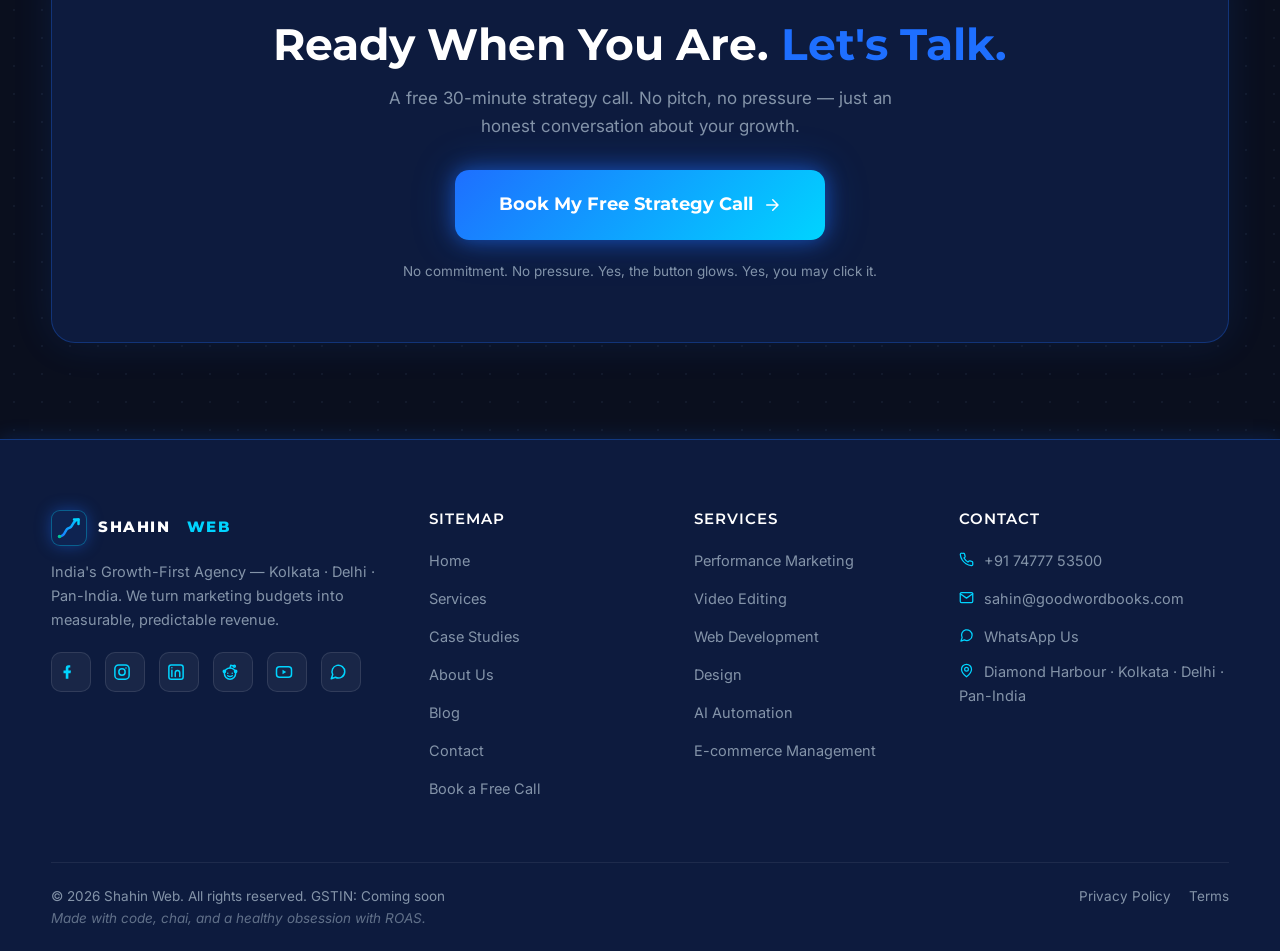
<file: blog/blog-website-speed-costs-leads.html>
<!DOCTYPE html>
<html lang="en">
<head>
<meta charset="UTF-8">
<meta name="viewport" content="width=device-width, initial-scale=1.0">
<title>Your Slow Website Is Quietly Costing You Leads — Here's the Math — Shahin Web Blog</title>
<meta name="description" content="70%+ of Indian web traffic is mobile, often on patchy networks. Every extra second of load time cuts conversions. A practical speed guide for business owners.">
<meta name="theme-color" content="#0A0F1E">
<link rel="icon" href="data:image/svg+xml,%3Csvg xmlns='http://www.w3.org/2000/svg' viewBox='0 0 48 48'%3E%3Crect width='48' height='48' rx='11' fill='%230A0F1E'/%3E%3Cpath d='M8 38 C20 38 17 24 24 23 C31 22 28 10 40 9' fill='none' stroke='%2300D4FF' stroke-width='5' stroke-linecap='round'/%3E%3Ccircle cx='8' cy='38' r='3.5' fill='%2300C896'/%3E%3C/svg%3E">
<link rel="preconnect" href="https://fonts.googleapis.com">
<link href="https://fonts.googleapis.com/css2?family=Montserrat:wght@700;800&family=Inter:wght@400;500;600&display=swap" rel="stylesheet">
<link rel="stylesheet" href="../assets/style.css">
<link rel="canonical" href="https://iamsahin82.github.io/blog/blog-website-speed-costs-leads.html">
<script type="application/ld+json">
{
  "@context": "https://schema.org",
  "@type": "Article",
  "headline": "Your Slow Website Is Quietly Costing You Leads — Here's the Math",
  "description": "70%+ of Indian web traffic is mobile, often on patchy networks. Every extra second of load time cuts conversions. A practical speed guide for business owners.",
  "datePublished": "2026-06-08",
  "author": { "@type": "Person", "name": "Sahin Molla", "url": "https://iamsahin82.github.io/about.html" },
  "publisher": { "@type": "Organization", "name": "Shahin Web" }
}
</script>
</head>
<body>
<header class="nav scrolled nav-static">
  <div class="container nav-inner">
    <a href="../index.html" class="logo"><span class="logo-mark logo-mark--svg"><svg viewBox="0 0 48 48" xmlns="http://www.w3.org/2000/svg"><defs><linearGradient id="lgmn" x1="0" y1="48" x2="48" y2="0" gradientUnits="userSpaceOnUse"><stop offset="0" stop-color="#1E6FFF"/><stop offset="1" stop-color="#00D4FF"/></linearGradient></defs><path d="M5 41 C18 41 15 25 24 24 C33 23 30 8 43 7" fill="none" stroke="url(#lgmn)" stroke-width="5" stroke-linecap="round"/><path d="M34 7 L43 7 L43 16" fill="none" stroke="#00D4FF" stroke-width="5" stroke-linecap="round" stroke-linejoin="round"/><circle cx="5" cy="41" r="3.5" fill="#00C896"/></svg></span>SHAHIN&nbsp;<span class="logo-web">WEB</span></a>
    <ul class="nav-links">
      <li><a href="../index.html">Home</a></li>
      <li><a href="../services.html">Services</a></li>
      <li><a href="../case-studies.html">Case Studies</a></li>
      <li><a href="../blog.html" class="active">Blog</a></li>
      <li><a href="../about.html">About</a></li>
      <li><a href="../contact.html">Contact</a></li>
    </ul>
    <div class="nav-cta">
      <a href="#" data-wa-link class="wa-icon-link" title="WhatsApp us" target="_blank" rel="noopener"><svg class="ic" aria-hidden="true"><use href="#i-chat"/></svg></a>
      <a href="../book-call.html" class="btn btn-primary btn-pulse btn-nav-desktop">Book Free Call</a>
      <button class="hamburger" aria-label="Menu"><span></span><span></span><span></span></button>
    </div>
  </div>
</header>
<nav class="mobile-menu">
  <a href="../index.html">Home</a>
  <a href="../services.html">Services</a>
  <a href="../case-studies.html">Case Studies</a>
  <a href="../blog.html">Blog</a>
  <a href="../about.html">About</a>
  <a href="../contact.html">Contact</a>
  <a href="../book-call.html" class="btn btn-primary" style="margin-top:10px">Book Free Call</a>
</nav>

<section class="page-hero" style="padding-bottom:40px">
  <div class="container post-head">
    <span class="kicker">Web Development</span>
    <h1 style="font-size:clamp(26px,3.4vw,42px)">Your Slow Website Is Quietly Costing You Leads — Here's the Math</h1>
    <p class="blog-meta" style="margin-top:16px">By Sahin Molla &middot; 2026-06-08 &middot; 5 min read</p>
  </div>
</section>
<section style="padding-top:20px">
  <div class="container post-body">
<p>Here is an uncomfortable number: research consistently shows that as page load time goes from 1 second to 5 seconds, the probability of a visitor bouncing increases by roughly 90%. In India, where more than 70% of traffic is mobile — often on crowded networks — speed is not a technical nicety. It is revenue.</p>
<h2>The hidden cost in plain numbers</h2>
<p>Imagine your ads bring 1,000 visitors a month and 3% convert into enquiries: 30 leads. If a slow site loses even a quarter of visitors before the page renders, you are paying for 1,000 clicks and showing your offer to 750 people. Same ad spend, fewer leads, higher cost per lead. Your competitor with a faster site quietly wins.</p>
<h2>The usual suspects we find in audits</h2>
<p>Uncompressed images straight from a phone camera, ten plugins doing the job of one, render-blocking scripts, no caching, and hosting chosen purely on price. None of these are exotic problems — they are everywhere, and they are all fixable.</p>
<h2>What we do differently</h2>
<p>When we build, we build light: modern frameworks like Next.js and React, images served in modern formats, code that ships only what the page needs, and databases (we use Supabase/PostgreSQL) that respond in milliseconds. One brand we rebuilt now serves 186K monthly sessions smoothly — growth that simply could not have stood on its old foundation.</p>
<h2>A 5-minute self-check</h2>
<p>Open Google PageSpeed Insights, enter your URL, and look at the mobile score. Below 60? You are losing money daily. Between 60&ndash;85? There is meaningful room. Above 85? Your foundation is solid — now make the traffic flow.</p>
<p>Want us to run the check for you and explain the results in plain language? <a href="../contact.html">Ask for a free audit</a> — no jargon, no pressure.</p>

    <p style="margin-top:30px"><a href="../blog.html" class="s-link"><svg class="ic" aria-hidden="true"><use href="#i-right"/></svg> Back to all articles</a></p>
  </div>
</section>

<section style="padding-top:0">
  <div class="container">
    <div class="cta-band reveal">
      <h2 style="margin-bottom:14px">Ready When You Are. <span class="accent">Let's Talk.</span></h2>
      <p style="max-width:560px;margin:0 auto 30px;color:var(--mid)">A free 30-minute strategy call. No pitch, no pressure — just an honest conversation about your growth.</p>
      <a href="../book-call.html" class="btn btn-primary btn-pulse btn-lg">Book My Free Strategy Call <svg class="ic" aria-hidden="true"><use href="#i-right"/></svg></a>
      <p class="micro" style="margin-top:18px;color:var(--mid);font-size:13.5px" data-bind="cta_micro">No commitment. No pressure.</p>
    </div>
  </div>
</section>

<footer>
  <div class="container">
    <div class="footer-grid">
      <div>
        <a href="../index.html" class="logo"><span class="logo-mark logo-mark--svg"><svg viewBox="0 0 48 48" xmlns="http://www.w3.org/2000/svg"><defs><linearGradient id="lgmf" x1="0" y1="48" x2="48" y2="0" gradientUnits="userSpaceOnUse"><stop offset="0" stop-color="#1E6FFF"/><stop offset="1" stop-color="#00D4FF"/></linearGradient></defs><path d="M5 41 C18 41 15 25 24 24 C33 23 30 8 43 7" fill="none" stroke="url(#lgmf)" stroke-width="5" stroke-linecap="round"/><path d="M34 7 L43 7 L43 16" fill="none" stroke="#00D4FF" stroke-width="5" stroke-linecap="round" stroke-linejoin="round"/><circle cx="5" cy="41" r="3.5" fill="#00C896"/></svg></span>SHAHIN&nbsp;<span class="logo-web">WEB</span></a>
        <p class="footer-tagline" data-bind="footer_tagline">India's Growth-First Agency.</p>
        <div class="social-row">
          <a data-social="fb" href="#" title="Facebook"><svg class="ic" aria-hidden="true"><use href="#i-fb"/></svg></a>
          <a data-social="insta" href="#" title="Instagram"><svg class="ic" aria-hidden="true"><use href="#i-ig"/></svg></a>
          <a data-social="li" href="#" title="LinkedIn"><svg class="ic" aria-hidden="true"><use href="#i-li"/></svg></a>
          <a data-social="reddit" href="#" title="Reddit"><svg class="ic" aria-hidden="true"><use href="#i-reddit"/></svg></a>
          <a data-social="yt" href="#" title="YouTube"><svg class="ic" aria-hidden="true"><use href="#i-yt"/></svg></a>
          <a data-wa-link href="#" title="WhatsApp" target="_blank" rel="noopener"><svg class="ic" aria-hidden="true"><use href="#i-chat"/></svg></a>
        </div>
      </div>
      <div>
        <h4>Sitemap</h4>
        <ul>
          <li><a href="../index.html">Home</a></li>
          <li><a href="../services.html">Services</a></li>
          <li><a href="../case-studies.html">Case Studies</a></li>
          <li><a href="../about.html">About Us</a></li>
          <li><a href="../blog.html">Blog</a></li>
          <li><a href="../contact.html">Contact</a></li>
          <li><a href="../book-call.html">Book a Free Call</a></li>
        </ul>
      </div>
      <div>
        <h4>Services</h4>
        <ul>
          <li><a href="../services.html">Performance Marketing</a></li>
          <li><a href="../services.html">Video Editing</a></li>
          <li><a href="../services.html">Web Development</a></li>
          <li><a href="../services.html">Design</a></li>
          <li><a href="../services.html">AI Automation</a></li>
          <li><a href="../services.html">E-commerce Management</a></li>
        </ul>
      </div>
      <div>
        <h4>Contact</h4>
        <ul>
          <li><a href="#" data-tel-link><svg class="ic" aria-hidden="true"><use href="#i-phone"/></svg> <span data-bind="phone">+91 74777 53500</span></a></li>
          <li><a href="#" data-mail-link><svg class="ic" aria-hidden="true"><use href="#i-mail"/></svg> <span data-bind="email">sahin@goodwordbooks.com</span></a></li>
          <li><a href="#" data-wa-link target="_blank" rel="noopener"><svg class="ic" aria-hidden="true"><use href="#i-chat"/></svg> WhatsApp Us</a></li>
          <li><p><svg class="ic" aria-hidden="true"><use href="#i-pin"/></svg> <span data-bind="address">Diamond Harbour &middot; Kolkata &middot; Delhi &middot; Pan-India</span></p></li>
        </ul>
      </div>
    </div>
    <div class="footer-bottom">
      <span>&copy; <span class="year">2026</span> Shahin Web. All rights reserved. <span data-bind="gst"></span><br><em style="opacity:.7" data-bind="footer_funny"></em></span>
      <span><a href="#">Privacy Policy</a><a href="#">Terms</a></span>
    </div>
  </div>
</footer>
<a href="#" data-wa-link class="wa-float" target="_blank" rel="noopener" title="Chat on WhatsApp"><svg class="ic ic-lg" aria-hidden="true"><use href="#i-chat"/></svg></a>
<script src="../assets/schema.js"></script>
<script src="../assets/main.js"></script>
</body>
</html>
</file>
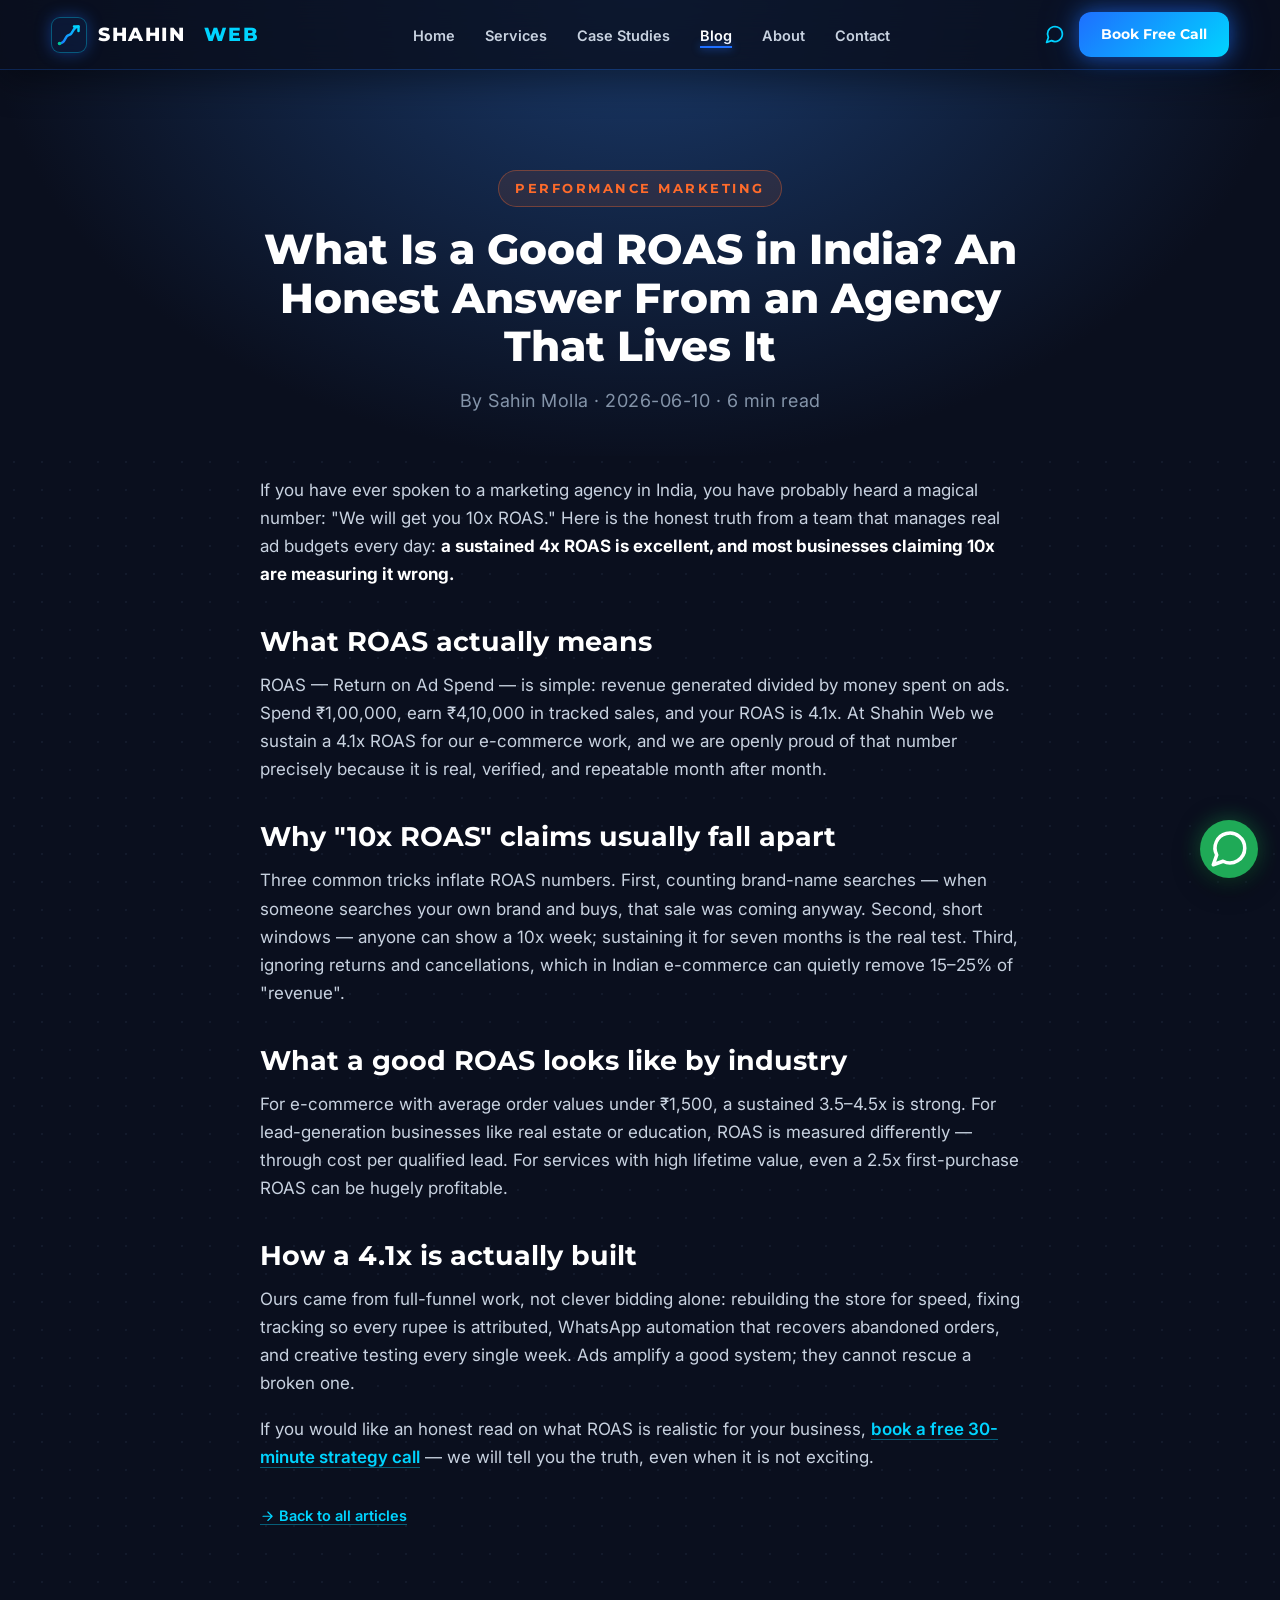
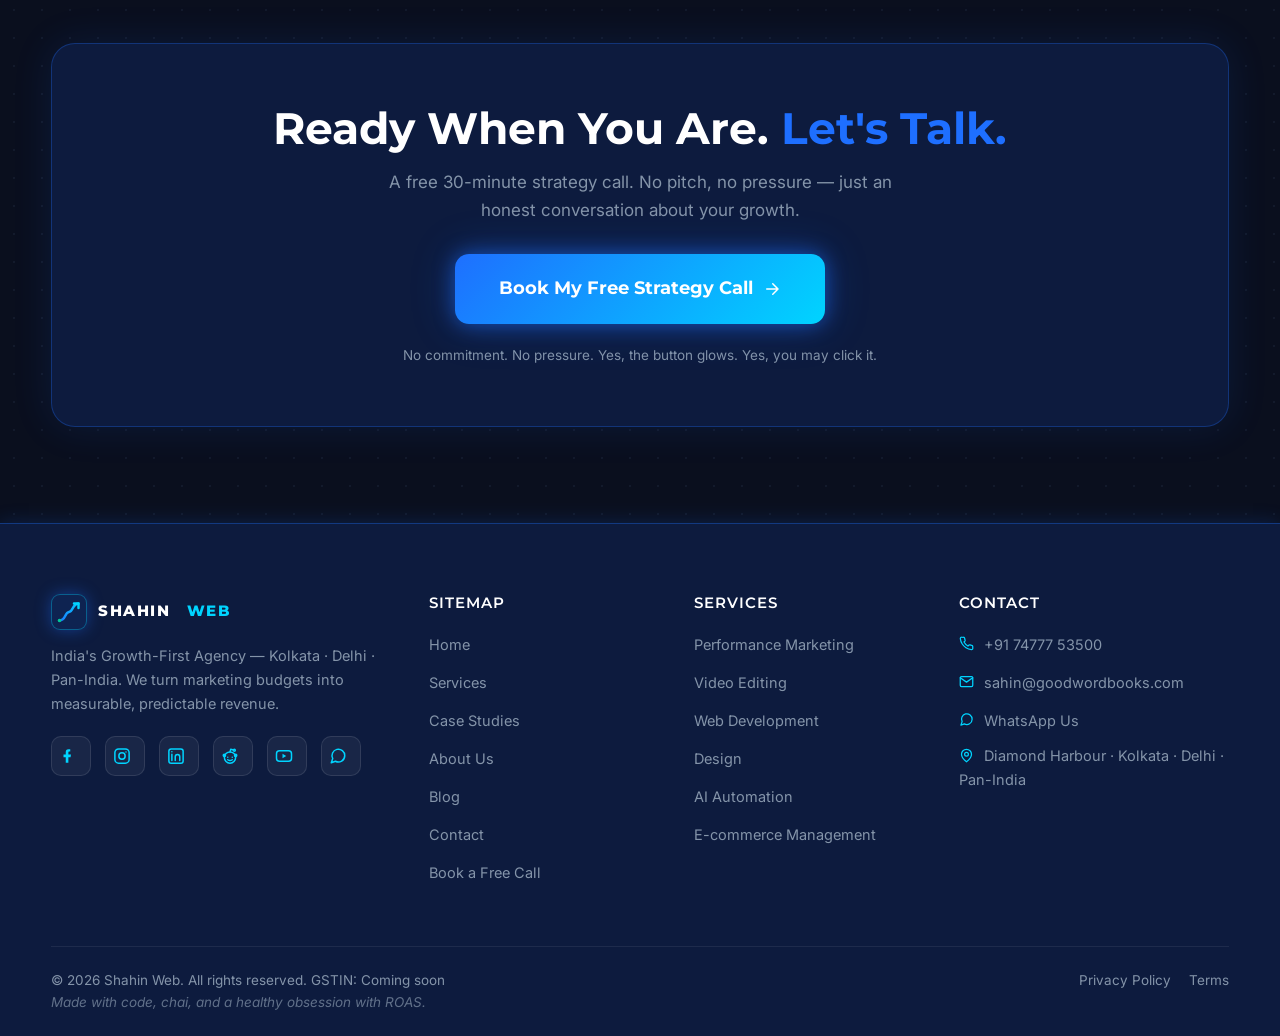
<file: blog/blog-what-is-a-good-roas-india.html>
<!DOCTYPE html>
<html lang="en">
<head>
<meta charset="UTF-8">
<meta name="viewport" content="width=device-width, initial-scale=1.0">
<title>What Is a Good ROAS in India? An Honest Answer From an Agency That Lives It — Shahin Web Blog</title>
<meta name="description" content="Most agencies promise 10x ROAS. Here is what a genuinely good, sustainable ROAS looks like for Indian businesses — and how a 4.1x is built, step by step.">
<meta name="theme-color" content="#0A0F1E">
<link rel="icon" href="data:image/svg+xml,%3Csvg xmlns='http://www.w3.org/2000/svg' viewBox='0 0 48 48'%3E%3Crect width='48' height='48' rx='11' fill='%230A0F1E'/%3E%3Cpath d='M8 38 C20 38 17 24 24 23 C31 22 28 10 40 9' fill='none' stroke='%2300D4FF' stroke-width='5' stroke-linecap='round'/%3E%3Ccircle cx='8' cy='38' r='3.5' fill='%2300C896'/%3E%3C/svg%3E">
<link rel="preconnect" href="https://fonts.googleapis.com">
<link href="https://fonts.googleapis.com/css2?family=Montserrat:wght@700;800&family=Inter:wght@400;500;600&display=swap" rel="stylesheet">
<link rel="stylesheet" href="../assets/style.css">
<link rel="canonical" href="https://iamsahin82.github.io/blog/blog-what-is-a-good-roas-india.html">
<script type="application/ld+json">
{
  "@context": "https://schema.org",
  "@type": "Article",
  "headline": "What Is a Good ROAS in India? An Honest Answer From an Agency That Lives It",
  "description": "Most agencies promise 10x ROAS. Here is what a genuinely good, sustainable ROAS looks like for Indian businesses — and how a 4.1x is built, step by step.",
  "datePublished": "2026-06-10",
  "author": { "@type": "Person", "name": "Sahin Molla", "url": "https://iamsahin82.github.io/about.html" },
  "publisher": { "@type": "Organization", "name": "Shahin Web" }
}
</script>
</head>
<body>
<header class="nav scrolled nav-static">
  <div class="container nav-inner">
    <a href="../index.html" class="logo"><span class="logo-mark logo-mark--svg"><svg viewBox="0 0 48 48" xmlns="http://www.w3.org/2000/svg"><defs><linearGradient id="lgmn" x1="0" y1="48" x2="48" y2="0" gradientUnits="userSpaceOnUse"><stop offset="0" stop-color="#1E6FFF"/><stop offset="1" stop-color="#00D4FF"/></linearGradient></defs><path d="M5 41 C18 41 15 25 24 24 C33 23 30 8 43 7" fill="none" stroke="url(#lgmn)" stroke-width="5" stroke-linecap="round"/><path d="M34 7 L43 7 L43 16" fill="none" stroke="#00D4FF" stroke-width="5" stroke-linecap="round" stroke-linejoin="round"/><circle cx="5" cy="41" r="3.5" fill="#00C896"/></svg></span>SHAHIN&nbsp;<span class="logo-web">WEB</span></a>
    <ul class="nav-links">
      <li><a href="../index.html">Home</a></li>
      <li><a href="../services.html">Services</a></li>
      <li><a href="../case-studies.html">Case Studies</a></li>
      <li><a href="../blog.html" class="active">Blog</a></li>
      <li><a href="../about.html">About</a></li>
      <li><a href="../contact.html">Contact</a></li>
    </ul>
    <div class="nav-cta">
      <a href="#" data-wa-link class="wa-icon-link" title="WhatsApp us" target="_blank" rel="noopener"><svg class="ic" aria-hidden="true"><use href="#i-chat"/></svg></a>
      <a href="../book-call.html" class="btn btn-primary btn-pulse btn-nav-desktop">Book Free Call</a>
      <button class="hamburger" aria-label="Menu"><span></span><span></span><span></span></button>
    </div>
  </div>
</header>
<nav class="mobile-menu">
  <a href="../index.html">Home</a>
  <a href="../services.html">Services</a>
  <a href="../case-studies.html">Case Studies</a>
  <a href="../blog.html">Blog</a>
  <a href="../about.html">About</a>
  <a href="../contact.html">Contact</a>
  <a href="../book-call.html" class="btn btn-primary" style="margin-top:10px">Book Free Call</a>
</nav>

<section class="page-hero" style="padding-bottom:40px">
  <div class="container post-head">
    <span class="kicker">Performance Marketing</span>
    <h1 style="font-size:clamp(26px,3.4vw,42px)">What Is a Good ROAS in India? An Honest Answer From an Agency That Lives It</h1>
    <p class="blog-meta" style="margin-top:16px">By Sahin Molla &middot; 2026-06-10 &middot; 6 min read</p>
  </div>
</section>
<section style="padding-top:20px">
  <div class="container post-body">
<p>If you have ever spoken to a marketing agency in India, you have probably heard a magical number: "We will get you 10x ROAS." Here is the honest truth from a team that manages real ad budgets every day: <strong>a sustained 4x ROAS is excellent, and most businesses claiming 10x are measuring it wrong.</strong></p>
<h2>What ROAS actually means</h2>
<p>ROAS — Return on Ad Spend — is simple: revenue generated divided by money spent on ads. Spend &#8377;1,00,000, earn &#8377;4,10,000 in tracked sales, and your ROAS is 4.1x. At Shahin Web we sustain a 4.1x ROAS for our e-commerce work, and we are openly proud of that number precisely because it is real, verified, and repeatable month after month.</p>
<h2>Why "10x ROAS" claims usually fall apart</h2>
<p>Three common tricks inflate ROAS numbers. First, counting brand-name searches — when someone searches your own brand and buys, that sale was coming anyway. Second, short windows — anyone can show a 10x week; sustaining it for seven months is the real test. Third, ignoring returns and cancellations, which in Indian e-commerce can quietly remove 15&ndash;25% of "revenue".</p>
<h2>What a good ROAS looks like by industry</h2>
<p>For e-commerce with average order values under &#8377;1,500, a sustained 3.5&ndash;4.5x is strong. For lead-generation businesses like real estate or education, ROAS is measured differently — through cost per qualified lead. For services with high lifetime value, even a 2.5x first-purchase ROAS can be hugely profitable.</p>
<h2>How a 4.1x is actually built</h2>
<p>Ours came from full-funnel work, not clever bidding alone: rebuilding the store for speed, fixing tracking so every rupee is attributed, WhatsApp automation that recovers abandoned orders, and creative testing every single week. Ads amplify a good system; they cannot rescue a broken one.</p>
<p>If you would like an honest read on what ROAS is realistic for your business, <a href="../book-call.html">book a free 30-minute strategy call</a> — we will tell you the truth, even when it is not exciting.</p>

    <p style="margin-top:30px"><a href="../blog.html" class="s-link"><svg class="ic" aria-hidden="true"><use href="#i-right"/></svg> Back to all articles</a></p>
  </div>
</section>

<section style="padding-top:0">
  <div class="container">
    <div class="cta-band reveal">
      <h2 style="margin-bottom:14px">Ready When You Are. <span class="accent">Let's Talk.</span></h2>
      <p style="max-width:560px;margin:0 auto 30px;color:var(--mid)">A free 30-minute strategy call. No pitch, no pressure — just an honest conversation about your growth.</p>
      <a href="../book-call.html" class="btn btn-primary btn-pulse btn-lg">Book My Free Strategy Call <svg class="ic" aria-hidden="true"><use href="#i-right"/></svg></a>
      <p class="micro" style="margin-top:18px;color:var(--mid);font-size:13.5px" data-bind="cta_micro">No commitment. No pressure.</p>
    </div>
  </div>
</section>

<footer>
  <div class="container">
    <div class="footer-grid">
      <div>
        <a href="../index.html" class="logo"><span class="logo-mark logo-mark--svg"><svg viewBox="0 0 48 48" xmlns="http://www.w3.org/2000/svg"><defs><linearGradient id="lgmf" x1="0" y1="48" x2="48" y2="0" gradientUnits="userSpaceOnUse"><stop offset="0" stop-color="#1E6FFF"/><stop offset="1" stop-color="#00D4FF"/></linearGradient></defs><path d="M5 41 C18 41 15 25 24 24 C33 23 30 8 43 7" fill="none" stroke="url(#lgmf)" stroke-width="5" stroke-linecap="round"/><path d="M34 7 L43 7 L43 16" fill="none" stroke="#00D4FF" stroke-width="5" stroke-linecap="round" stroke-linejoin="round"/><circle cx="5" cy="41" r="3.5" fill="#00C896"/></svg></span>SHAHIN&nbsp;<span class="logo-web">WEB</span></a>
        <p class="footer-tagline" data-bind="footer_tagline">India's Growth-First Agency.</p>
        <div class="social-row">
          <a data-social="fb" href="#" title="Facebook"><svg class="ic" aria-hidden="true"><use href="#i-fb"/></svg></a>
          <a data-social="insta" href="#" title="Instagram"><svg class="ic" aria-hidden="true"><use href="#i-ig"/></svg></a>
          <a data-social="li" href="#" title="LinkedIn"><svg class="ic" aria-hidden="true"><use href="#i-li"/></svg></a>
          <a data-social="reddit" href="#" title="Reddit"><svg class="ic" aria-hidden="true"><use href="#i-reddit"/></svg></a>
          <a data-social="yt" href="#" title="YouTube"><svg class="ic" aria-hidden="true"><use href="#i-yt"/></svg></a>
          <a data-wa-link href="#" title="WhatsApp" target="_blank" rel="noopener"><svg class="ic" aria-hidden="true"><use href="#i-chat"/></svg></a>
        </div>
      </div>
      <div>
        <h4>Sitemap</h4>
        <ul>
          <li><a href="../index.html">Home</a></li>
          <li><a href="../services.html">Services</a></li>
          <li><a href="../case-studies.html">Case Studies</a></li>
          <li><a href="../about.html">About Us</a></li>
          <li><a href="../blog.html">Blog</a></li>
          <li><a href="../contact.html">Contact</a></li>
          <li><a href="../book-call.html">Book a Free Call</a></li>
        </ul>
      </div>
      <div>
        <h4>Services</h4>
        <ul>
          <li><a href="../services.html">Performance Marketing</a></li>
          <li><a href="../services.html">Video Editing</a></li>
          <li><a href="../services.html">Web Development</a></li>
          <li><a href="../services.html">Design</a></li>
          <li><a href="../services.html">AI Automation</a></li>
          <li><a href="../services.html">E-commerce Management</a></li>
        </ul>
      </div>
      <div>
        <h4>Contact</h4>
        <ul>
          <li><a href="#" data-tel-link><svg class="ic" aria-hidden="true"><use href="#i-phone"/></svg> <span data-bind="phone">+91 74777 53500</span></a></li>
          <li><a href="#" data-mail-link><svg class="ic" aria-hidden="true"><use href="#i-mail"/></svg> <span data-bind="email">sahin@goodwordbooks.com</span></a></li>
          <li><a href="#" data-wa-link target="_blank" rel="noopener"><svg class="ic" aria-hidden="true"><use href="#i-chat"/></svg> WhatsApp Us</a></li>
          <li><p><svg class="ic" aria-hidden="true"><use href="#i-pin"/></svg> <span data-bind="address">Diamond Harbour &middot; Kolkata &middot; Delhi &middot; Pan-India</span></p></li>
        </ul>
      </div>
    </div>
    <div class="footer-bottom">
      <span>&copy; <span class="year">2026</span> Shahin Web. All rights reserved. <span data-bind="gst"></span><br><em style="opacity:.7" data-bind="footer_funny"></em></span>
      <span><a href="#">Privacy Policy</a><a href="#">Terms</a></span>
    </div>
  </div>
</footer>
<a href="#" data-wa-link class="wa-float" target="_blank" rel="noopener" title="Chat on WhatsApp"><svg class="ic ic-lg" aria-hidden="true"><use href="#i-chat"/></svg></a>
<script src="../assets/schema.js"></script>
<script src="../assets/main.js"></script>
</body>
</html>
</file>
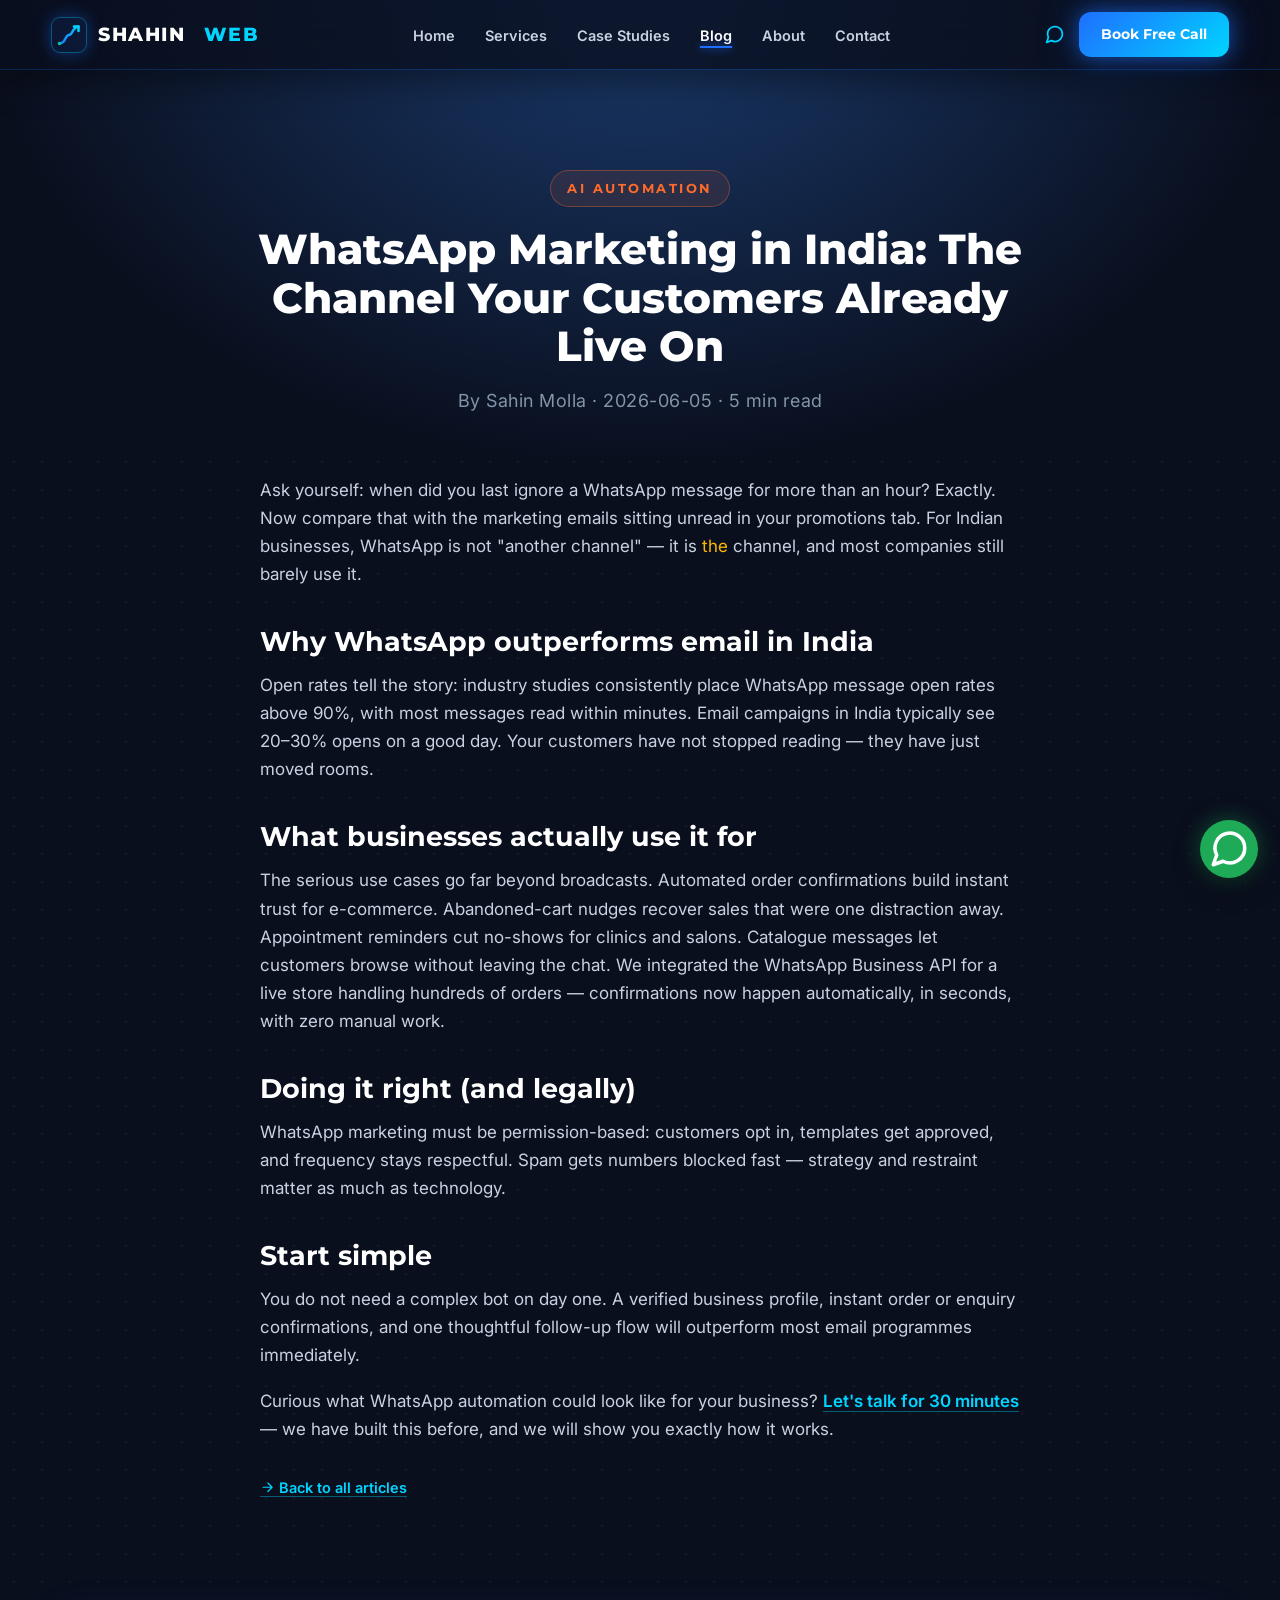
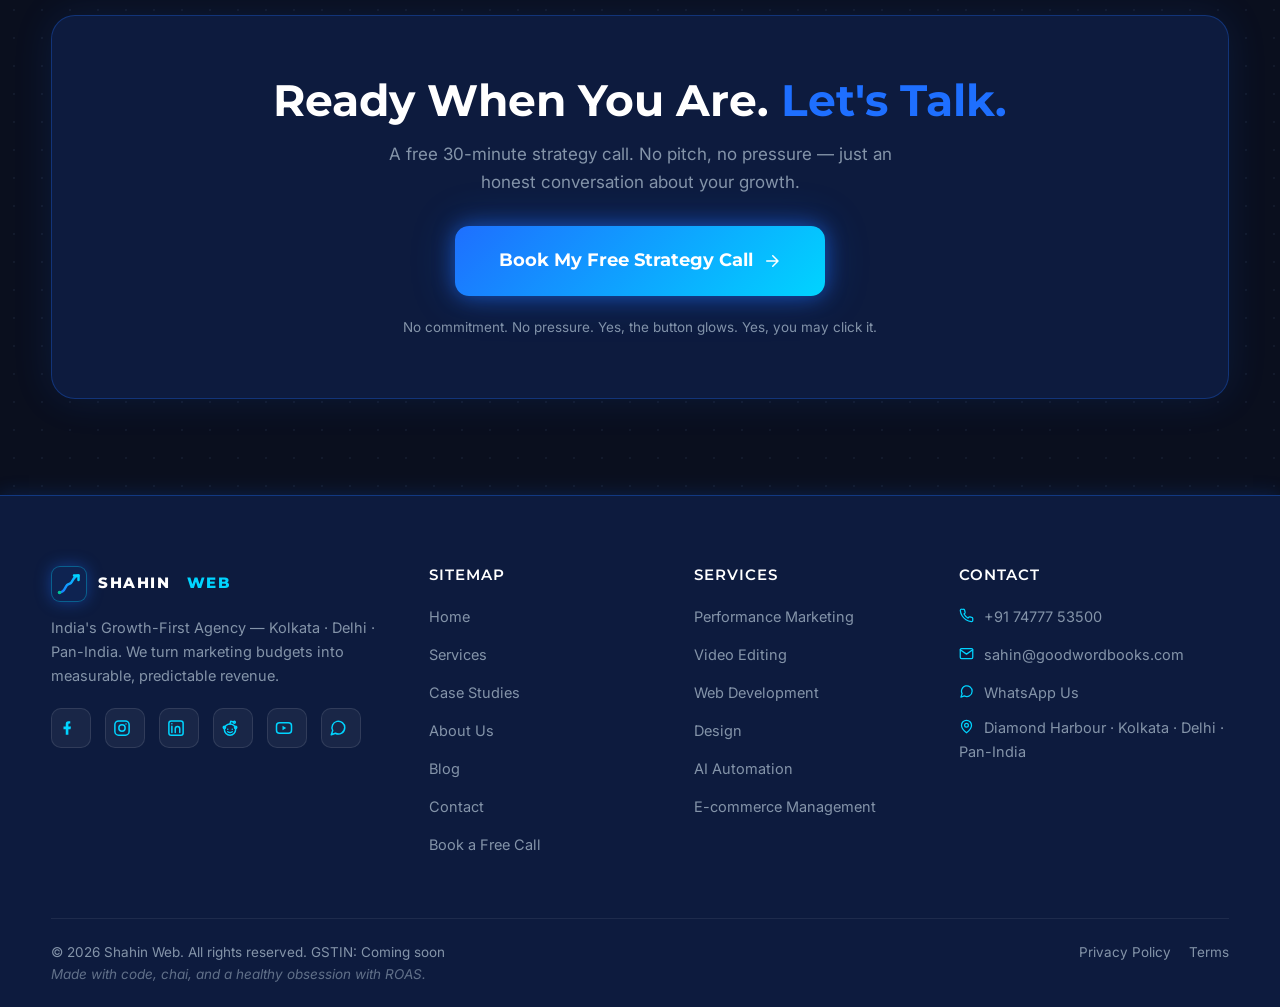
<file: blog/blog-whatsapp-marketing-india.html>
<!DOCTYPE html>
<html lang="en">
<head>
<meta charset="UTF-8">
<meta name="viewport" content="width=device-width, initial-scale=1.0">
<title>WhatsApp Marketing in India: The Channel Your Customers Already Live On — Shahin Web Blog</title>
<meta name="description" content="Indian customers reply on WhatsApp far more than email. How order confirmations, catalogues, and automated follow-ups turn chats into a sales channel.">
<meta name="theme-color" content="#0A0F1E">
<link rel="icon" href="data:image/svg+xml,%3Csvg xmlns='http://www.w3.org/2000/svg' viewBox='0 0 48 48'%3E%3Crect width='48' height='48' rx='11' fill='%230A0F1E'/%3E%3Cpath d='M8 38 C20 38 17 24 24 23 C31 22 28 10 40 9' fill='none' stroke='%2300D4FF' stroke-width='5' stroke-linecap='round'/%3E%3Ccircle cx='8' cy='38' r='3.5' fill='%2300C896'/%3E%3C/svg%3E">
<link rel="preconnect" href="https://fonts.googleapis.com">
<link href="https://fonts.googleapis.com/css2?family=Montserrat:wght@700;800&family=Inter:wght@400;500;600&display=swap" rel="stylesheet">
<link rel="stylesheet" href="../assets/style.css">
<link rel="canonical" href="https://iamsahin82.github.io/blog/blog-whatsapp-marketing-india.html">
<script type="application/ld+json">
{
  "@context": "https://schema.org",
  "@type": "Article",
  "headline": "WhatsApp Marketing in India: The Channel Your Customers Already Live On",
  "description": "Indian customers reply on WhatsApp far more than email. How order confirmations, catalogues, and automated follow-ups turn chats into a sales channel.",
  "datePublished": "2026-06-05",
  "author": { "@type": "Person", "name": "Sahin Molla", "url": "https://iamsahin82.github.io/about.html" },
  "publisher": { "@type": "Organization", "name": "Shahin Web" }
}
</script>
</head>
<body>
<header class="nav scrolled nav-static">
  <div class="container nav-inner">
    <a href="../index.html" class="logo"><span class="logo-mark logo-mark--svg"><svg viewBox="0 0 48 48" xmlns="http://www.w3.org/2000/svg"><defs><linearGradient id="lgmn" x1="0" y1="48" x2="48" y2="0" gradientUnits="userSpaceOnUse"><stop offset="0" stop-color="#1E6FFF"/><stop offset="1" stop-color="#00D4FF"/></linearGradient></defs><path d="M5 41 C18 41 15 25 24 24 C33 23 30 8 43 7" fill="none" stroke="url(#lgmn)" stroke-width="5" stroke-linecap="round"/><path d="M34 7 L43 7 L43 16" fill="none" stroke="#00D4FF" stroke-width="5" stroke-linecap="round" stroke-linejoin="round"/><circle cx="5" cy="41" r="3.5" fill="#00C896"/></svg></span>SHAHIN&nbsp;<span class="logo-web">WEB</span></a>
    <ul class="nav-links">
      <li><a href="../index.html">Home</a></li>
      <li><a href="../services.html">Services</a></li>
      <li><a href="../case-studies.html">Case Studies</a></li>
      <li><a href="../blog.html" class="active">Blog</a></li>
      <li><a href="../about.html">About</a></li>
      <li><a href="../contact.html">Contact</a></li>
    </ul>
    <div class="nav-cta">
      <a href="#" data-wa-link class="wa-icon-link" title="WhatsApp us" target="_blank" rel="noopener"><svg class="ic" aria-hidden="true"><use href="#i-chat"/></svg></a>
      <a href="../book-call.html" class="btn btn-primary btn-pulse btn-nav-desktop">Book Free Call</a>
      <button class="hamburger" aria-label="Menu"><span></span><span></span><span></span></button>
    </div>
  </div>
</header>
<nav class="mobile-menu">
  <a href="../index.html">Home</a>
  <a href="../services.html">Services</a>
  <a href="../case-studies.html">Case Studies</a>
  <a href="../blog.html">Blog</a>
  <a href="../about.html">About</a>
  <a href="../contact.html">Contact</a>
  <a href="../book-call.html" class="btn btn-primary" style="margin-top:10px">Book Free Call</a>
</nav>

<section class="page-hero" style="padding-bottom:40px">
  <div class="container post-head">
    <span class="kicker">AI Automation</span>
    <h1 style="font-size:clamp(26px,3.4vw,42px)">WhatsApp Marketing in India: The Channel Your Customers Already Live On</h1>
    <p class="blog-meta" style="margin-top:16px">By Sahin Molla &middot; 2026-06-05 &middot; 5 min read</p>
  </div>
</section>
<section style="padding-top:20px">
  <div class="container post-body">
<p>Ask yourself: when did you last ignore a WhatsApp message for more than an hour? Exactly. Now compare that with the marketing emails sitting unread in your promotions tab. For Indian businesses, WhatsApp is not "another channel" — it is <em>the</em> channel, and most companies still barely use it.</p>
<h2>Why WhatsApp outperforms email in India</h2>
<p>Open rates tell the story: industry studies consistently place WhatsApp message open rates above 90%, with most messages read within minutes. Email campaigns in India typically see 20&ndash;30% opens on a good day. Your customers have not stopped reading — they have just moved rooms.</p>
<h2>What businesses actually use it for</h2>
<p>The serious use cases go far beyond broadcasts. Automated order confirmations build instant trust for e-commerce. Abandoned-cart nudges recover sales that were one distraction away. Appointment reminders cut no-shows for clinics and salons. Catalogue messages let customers browse without leaving the chat. We integrated the WhatsApp Business API for a live store handling hundreds of orders — confirmations now happen automatically, in seconds, with zero manual work.</p>
<h2>Doing it right (and legally)</h2>
<p>WhatsApp marketing must be permission-based: customers opt in, templates get approved, and frequency stays respectful. Spam gets numbers blocked fast — strategy and restraint matter as much as technology.</p>
<h2>Start simple</h2>
<p>You do not need a complex bot on day one. A verified business profile, instant order or enquiry confirmations, and one thoughtful follow-up flow will outperform most email programmes immediately.</p>
<p>Curious what WhatsApp automation could look like for your business? <a href="../book-call.html">Let's talk for 30 minutes</a> — we have built this before, and we will show you exactly how it works.</p>

    <p style="margin-top:30px"><a href="../blog.html" class="s-link"><svg class="ic" aria-hidden="true"><use href="#i-right"/></svg> Back to all articles</a></p>
  </div>
</section>

<section style="padding-top:0">
  <div class="container">
    <div class="cta-band reveal">
      <h2 style="margin-bottom:14px">Ready When You Are. <span class="accent">Let's Talk.</span></h2>
      <p style="max-width:560px;margin:0 auto 30px;color:var(--mid)">A free 30-minute strategy call. No pitch, no pressure — just an honest conversation about your growth.</p>
      <a href="../book-call.html" class="btn btn-primary btn-pulse btn-lg">Book My Free Strategy Call <svg class="ic" aria-hidden="true"><use href="#i-right"/></svg></a>
      <p class="micro" style="margin-top:18px;color:var(--mid);font-size:13.5px" data-bind="cta_micro">No commitment. No pressure.</p>
    </div>
  </div>
</section>

<footer>
  <div class="container">
    <div class="footer-grid">
      <div>
        <a href="../index.html" class="logo"><span class="logo-mark logo-mark--svg"><svg viewBox="0 0 48 48" xmlns="http://www.w3.org/2000/svg"><defs><linearGradient id="lgmf" x1="0" y1="48" x2="48" y2="0" gradientUnits="userSpaceOnUse"><stop offset="0" stop-color="#1E6FFF"/><stop offset="1" stop-color="#00D4FF"/></linearGradient></defs><path d="M5 41 C18 41 15 25 24 24 C33 23 30 8 43 7" fill="none" stroke="url(#lgmf)" stroke-width="5" stroke-linecap="round"/><path d="M34 7 L43 7 L43 16" fill="none" stroke="#00D4FF" stroke-width="5" stroke-linecap="round" stroke-linejoin="round"/><circle cx="5" cy="41" r="3.5" fill="#00C896"/></svg></span>SHAHIN&nbsp;<span class="logo-web">WEB</span></a>
        <p class="footer-tagline" data-bind="footer_tagline">India's Growth-First Agency.</p>
        <div class="social-row">
          <a data-social="fb" href="#" title="Facebook"><svg class="ic" aria-hidden="true"><use href="#i-fb"/></svg></a>
          <a data-social="insta" href="#" title="Instagram"><svg class="ic" aria-hidden="true"><use href="#i-ig"/></svg></a>
          <a data-social="li" href="#" title="LinkedIn"><svg class="ic" aria-hidden="true"><use href="#i-li"/></svg></a>
          <a data-social="reddit" href="#" title="Reddit"><svg class="ic" aria-hidden="true"><use href="#i-reddit"/></svg></a>
          <a data-social="yt" href="#" title="YouTube"><svg class="ic" aria-hidden="true"><use href="#i-yt"/></svg></a>
          <a data-wa-link href="#" title="WhatsApp" target="_blank" rel="noopener"><svg class="ic" aria-hidden="true"><use href="#i-chat"/></svg></a>
        </div>
      </div>
      <div>
        <h4>Sitemap</h4>
        <ul>
          <li><a href="../index.html">Home</a></li>
          <li><a href="../services.html">Services</a></li>
          <li><a href="../case-studies.html">Case Studies</a></li>
          <li><a href="../about.html">About Us</a></li>
          <li><a href="../blog.html">Blog</a></li>
          <li><a href="../contact.html">Contact</a></li>
          <li><a href="../book-call.html">Book a Free Call</a></li>
        </ul>
      </div>
      <div>
        <h4>Services</h4>
        <ul>
          <li><a href="../services.html">Performance Marketing</a></li>
          <li><a href="../services.html">Video Editing</a></li>
          <li><a href="../services.html">Web Development</a></li>
          <li><a href="../services.html">Design</a></li>
          <li><a href="../services.html">AI Automation</a></li>
          <li><a href="../services.html">E-commerce Management</a></li>
        </ul>
      </div>
      <div>
        <h4>Contact</h4>
        <ul>
          <li><a href="#" data-tel-link><svg class="ic" aria-hidden="true"><use href="#i-phone"/></svg> <span data-bind="phone">+91 74777 53500</span></a></li>
          <li><a href="#" data-mail-link><svg class="ic" aria-hidden="true"><use href="#i-mail"/></svg> <span data-bind="email">sahin@goodwordbooks.com</span></a></li>
          <li><a href="#" data-wa-link target="_blank" rel="noopener"><svg class="ic" aria-hidden="true"><use href="#i-chat"/></svg> WhatsApp Us</a></li>
          <li><p><svg class="ic" aria-hidden="true"><use href="#i-pin"/></svg> <span data-bind="address">Diamond Harbour &middot; Kolkata &middot; Delhi &middot; Pan-India</span></p></li>
        </ul>
      </div>
    </div>
    <div class="footer-bottom">
      <span>&copy; <span class="year">2026</span> Shahin Web. All rights reserved. <span data-bind="gst"></span><br><em style="opacity:.7" data-bind="footer_funny"></em></span>
      <span><a href="#">Privacy Policy</a><a href="#">Terms</a></span>
    </div>
  </div>
</footer>
<a href="#" data-wa-link class="wa-float" target="_blank" rel="noopener" title="Chat on WhatsApp"><svg class="ic ic-lg" aria-hidden="true"><use href="#i-chat"/></svg></a>
<script src="../assets/schema.js"></script>
<script src="../assets/main.js"></script>
</body>
</html>
</file>
<file: assets/style.css>
/* ============================================================
   SHAHIN WEB — 3D Dark Design System
   Built from ShahinWeb Website Blueprint 2026
   ============================================================ */

:root {
  --abyss: #0A0F1E;
  --navy: #0D1B3E;
  --mid-navy: #1A3A6B;
  --blue: #1E6FFF;
  --cyan: #00D4FF;
  --orange: #FF6B2B;
  --gold: #FFB800;
  --green: #00C896;
  --white: #FFFFFF;
  --light: #C8D2E0;
  --mid: #8494A9;
  --dark-gray: #2A3347;
  --glass: rgba(13, 27, 62, 0.6);
  --glass-border: rgba(30, 111, 255, 0.3);
  --font-head: 'Montserrat', 'Segoe UI', sans-serif;
  --font-body: 'Inter', 'Segoe UI', sans-serif;
  --ease: cubic-bezier(0.4, 0, 0.2, 1);
}

* { margin: 0; padding: 0; box-sizing: border-box; }
html { scroll-behavior: smooth; }
body {
  background: var(--abyss);
  color: var(--light);
  font-family: var(--font-body);
  font-size: 17px;
  line-height: 1.65;
  overflow-x: hidden;
}
::selection { background: var(--blue); color: #fff; }

h1, h2, h3, h4 { font-family: var(--font-head); color: var(--white); line-height: 1.15; }
h1 { font-size: clamp(32px, 4.6vw, 58px); font-weight: 800; overflow-wrap: break-word; }
h2 { font-size: clamp(28px, 3.4vw, 46px); font-weight: 700; }
h3 { font-size: clamp(22px, 2.2vw, 30px); font-weight: 700; color: var(--gold); }
h4 { font-size: clamp(18px, 1.5vw, 22px); font-weight: 600; color: var(--cyan); }
p  { color: var(--light); }
a  { color: var(--cyan); text-decoration: none; transition: color .25s; }
a:hover { color: var(--white); }
img { max-width: 100%; }

.accent  { color: var(--blue); }
.cyan-t  { color: var(--cyan); }
.gold-t  { color: var(--gold); }
.green-t { color: var(--green); }
.glow-cyan { text-shadow: 0 0 10px #00D4FF, 0 0 22px rgba(0,212,255,.4); }

.container { width: min(1180px, 92%); margin: 0 auto; }
section { padding: 96px 0; position: relative; }
.section-alt { background: var(--navy); }

.kicker {
  display: inline-block;
  font-family: var(--font-head);
  font-size: 13px; font-weight: 700;
  letter-spacing: 2.5px; text-transform: uppercase;
  color: var(--orange);
  background: rgba(255, 107, 43, .1);
  border: 1px solid rgba(255, 107, 43, .35);
  padding: 7px 16px; border-radius: 100px;
  margin-bottom: 18px;
}
.section-head { text-align: center; max-width: 780px; margin: 0 auto 56px; }
.section-head p { margin-top: 16px; font-size: 18px; color: var(--mid); }

/* ---------- Buttons ---------- */
.btn {
  display: inline-flex; align-items: center; gap: 10px;
  font-family: var(--font-head); font-weight: 700; font-size: 16px;
  padding: 16px 32px; border-radius: 12px; border: none; cursor: pointer;
  transition: transform .3s var(--ease), box-shadow .3s var(--ease);
  text-decoration: none; white-space: nowrap;
}
.btn-primary {
  background: linear-gradient(135deg, #1E6FFF 0%, #00D4FF 100%);
  color: #fff !important;
  box-shadow: 0 0 20px rgba(30,111,255,.55), 0 0 44px rgba(30,111,255,.28);
  position: relative;
}
.btn-primary:hover { transform: translateY(-3px) scale(1.02); box-shadow: 0 0 26px #1E6FFF, 0 0 60px rgba(30,111,255,.45); }
.btn-pulse { animation: pulse 2.2s infinite; }
@keyframes pulse {
  0%   { box-shadow: 0 0 0 0 rgba(30,111,255,.7), 0 0 20px rgba(30,111,255,.5); }
  70%  { box-shadow: 0 0 0 18px rgba(30,111,255,0), 0 0 20px rgba(30,111,255,.5); }
  100% { box-shadow: 0 0 0 0 rgba(30,111,255,0), 0 0 20px rgba(30,111,255,.5); }
}
.btn-ghost {
  background: transparent; color: var(--light) !important;
  border: 1.5px solid rgba(200,210,224,.35);
}
.btn-ghost:hover { border-color: var(--cyan); color: var(--cyan) !important; transform: translateY(-2px); }
.btn-whatsapp {
  background: #1faa57; color: #fff !important;
  box-shadow: 0 0 18px rgba(31,170,87,.45);
}
.btn-whatsapp:hover { transform: translateY(-3px); box-shadow: 0 0 28px rgba(31,170,87,.65); }
.btn-lg { padding: 20px 44px; font-size: 18px; border-radius: 14px; }

/* ---------- Nav ---------- */
.nav {
  position: fixed; top: 0; left: 0; right: 0; z-index: 100;
  transition: background .35s, box-shadow .35s, backdrop-filter .35s;
  padding: 18px 0;
}
.nav.scrolled {
  background: rgba(10, 15, 30, .78);
  backdrop-filter: blur(18px);
  -webkit-backdrop-filter: blur(18px);
  box-shadow: 0 1px 0 rgba(30,111,255,.25), 0 10px 36px rgba(0,0,0,.45);
  padding: 12px 0;
}
.nav-inner { display: flex; align-items: center; justify-content: space-between; gap: 24px; }
.logo { display: flex; align-items: center; gap: 11px; font-family: var(--font-head); font-weight: 800; font-size: 19px; letter-spacing: 1.5px; color: #fff !important; }
.logo-mark {
  width: 36px; height: 36px; border-radius: 9px; flex: none;
  background: linear-gradient(135deg, #1E6FFF, #00D4FF);
  display: grid; place-items: center;
  font-size: 18px; color: #fff; font-weight: 800;
  box-shadow: 0 0 16px rgba(30,111,255,.6);
  transition: box-shadow .3s;
}
.logo:hover .logo-mark { box-shadow: 0 0 26px rgba(0,212,255,.9); }
.nav-links { display: flex; gap: 30px; list-style: none; }
.nav-links a {
  font-family: var(--font-body); font-weight: 600; font-size: 14.5px;
  color: var(--light); position: relative; padding-bottom: 4px;
}
.nav-links a::after {
  content: ''; position: absolute; left: 0; bottom: 0; height: 2px; width: 0;
  background: var(--blue); box-shadow: 0 0 8px var(--blue);
  transition: width .3s var(--ease);
}
.nav-links a:hover { color: #fff; }
.nav-links a:hover::after, .nav-links a.active::after { width: 100%; }
.nav-links a.active { color: #fff; }
.nav-cta { display: flex; align-items: center; gap: 14px; }
.nav-cta .btn { padding: 11px 22px; font-size: 14px; }
.wa-icon-link { font-size: 21px; line-height: 1; }
.hamburger { display: none; background: none; border: none; cursor: pointer; z-index: 130; }
.hamburger span { display: block; width: 26px; height: 2.5px; background: #fff; margin: 6px 0; border-radius: 2px; transition: .3s; }

/* Compact dropdown menu card (not full-screen) */
.mobile-menu {
  position: fixed; top: 72px; right: 4%; z-index: 120;
  width: min(290px, 86vw);
  background: rgba(13, 27, 62, .97);
  backdrop-filter: blur(22px); -webkit-backdrop-filter: blur(22px);
  border: 1px solid rgba(0,212,255,.35);
  border-radius: 20px; padding: 14px;
  box-shadow: 0 30px 70px rgba(0,0,0,.6), 0 0 30px rgba(30,111,255,.18);
  opacity: 0; pointer-events: none;
  transform: translateY(-10px) scale(.96);
  transform-origin: top right;
  transition: opacity .3s var(--ease), transform .3s var(--ease);
}
.mobile-menu.open { opacity: 1; pointer-events: auto; transform: none; }
.mobile-menu a {
  display: flex; align-items: center;
  font-family: var(--font-head); font-size: 16.5px; font-weight: 700; color: var(--light);
  padding: 13px 16px; border-radius: 12px;
  opacity: 0; transform: translateX(10px);
  transition: opacity .35s var(--ease), transform .35s var(--ease), background .25s, color .25s;
}
.mobile-menu a:hover, .mobile-menu a:active { background: rgba(30,111,255,.14); color: #fff; }
.mobile-menu a.btn { justify-content: center; color: #fff; margin-top: 10px !important; }
.mobile-menu.open a { opacity: 1; transform: none; }
.hamburger.is-open span:nth-child(1) { transform: translateY(8.5px) rotate(45deg); }
.hamburger.is-open span:nth-child(2) { opacity: 0; }
.hamburger.is-open span:nth-child(3) { transform: translateY(-8.5px) rotate(-45deg); }

/* ---------- Hero ---------- */
.hero {
  min-height: 100vh; display: flex; align-items: center;
  padding: 140px 0 80px; position: relative; overflow: hidden;
  background: radial-gradient(ellipse at 50% 0%, #1A3A6B 0%, #0A0F1E 70%);
}
#particles { position: absolute; inset: 0; z-index: 0; }
.hero-orb {
  position: absolute; z-index: 0; border-radius: 50%;
  filter: blur(90px); opacity: .35; pointer-events: none;
  animation: orbFloat 12s ease-in-out infinite alternate;
}
.orb-1 { width: 480px; height: 480px; background: #1E6FFF; top: -120px; right: -100px; }
.orb-2 { width: 360px; height: 360px; background: #00D4FF; bottom: -140px; left: -120px; animation-delay: -6s; }
@keyframes orbFloat { from { transform: translate(0,0) scale(1);} to { transform: translate(-40px, 40px) scale(1.12);} }

.hero-inner { position: relative; z-index: 2; display: grid; grid-template-columns: 55% 1fr; gap: 48px; align-items: center; }
.hero-badge {
  display: inline-flex; align-items: center; gap: 8px;
  font-size: 13.5px; font-weight: 600; color: var(--cyan);
  background: rgba(0,212,255,.08); border: 1px solid rgba(0,212,255,.3);
  padding: 8px 18px; border-radius: 100px; margin-bottom: 26px;
}
.hero-badge::before { content: ''; width: 7px; height: 7px; border-radius: 50%; background: var(--green); box-shadow: 0 0 10px var(--green); animation: blink 1.8s infinite; }
@keyframes blink { 50% { opacity: .3; } }

.hero h1 .line { display: block; }
.hero h1 .grad {
  background: linear-gradient(110deg, #1E6FFF 10%, #00D4FF 60%, #00C896 110%);
  -webkit-background-clip: text; background-clip: text; color: transparent;
}
/* Safari fix: when JS splits the line into animated chars, background-clip:text
   breaks on transformed descendants — so each char clips its own gradient. */
.hero h1 .grad.split { background: none; -webkit-background-clip: initial; background-clip: initial; color: var(--cyan); }
.hero h1 .grad.split .char {
  background: linear-gradient(110deg, #1E6FFF 0%, #00D4FF 55%, #00C896 110%);
  -webkit-background-clip: text; background-clip: text; color: transparent;
}
.hero-sub { margin: 26px 0 36px; font-size: 19px; max-width: 540px; color: var(--light); }
.hero-ctas { display: flex; gap: 18px; flex-wrap: wrap; align-items: center; }

.trust-strip { display: flex; flex-wrap: wrap; gap: 14px 34px; margin-top: 46px; }
.trust-item { display: flex; align-items: center; gap: 9px; font-size: 14px; font-weight: 600; color: var(--light); }
.trust-item .ti { font-size: 17px; }

/* char reveal — words never break mid-word */
.char-reveal .word { display: inline-block; white-space: nowrap; }
.char { display: inline-block; opacity: 0; transform: translateY(28px) rotateX(60deg); animation: charIn .65s var(--ease) forwards; }
@keyframes charIn { to { opacity: 1; transform: none; } }

/* Floating 3D dashboard cards */
.hero-visual { position: relative; height: 480px; perspective: 1100px; }
.float-card {
  position: absolute; border-radius: 18px; padding: 22px 26px;
  background: rgba(13, 27, 62, .68);
  backdrop-filter: blur(18px); -webkit-backdrop-filter: blur(18px);
  border: 1px solid rgba(0, 212, 255, .35);
  box-shadow: 0 24px 60px rgba(0,0,0,.5), 0 0 24px rgba(0,212,255,.12) inset;
  transition: transform .25s ease-out;
  will-change: transform;
  animation: floatY 6s ease-in-out infinite alternate;
}
@keyframes floatY { from { margin-top: 0; } to { margin-top: -16px; } }
.float-card .fc-label { font-size: 12px; font-weight: 600; letter-spacing: 1.6px; text-transform: uppercase; color: var(--mid); margin-bottom: 6px; }
.float-card .fc-value { font-family: var(--font-head); font-size: 34px; font-weight: 800; color: #fff; }
.float-card .fc-delta { font-size: 13px; font-weight: 700; color: var(--green); margin-top: 4px; }
.fc-1 { top: 0;  left: 0;  z-index: 3; animation-delay: 0s; }
.fc-2 { top: 6%; right: 0;  z-index: 2; animation-delay: -2s; }
.fc-3 { bottom: 2%; right: 6%; z-index: 1; animation-delay: -4s; }
.fc-bars { display: flex; align-items: flex-end; gap: 6px; height: 56px; margin-top: 12px; }
.fc-bars i {
  width: 12px; border-radius: 4px 4px 0 0;
  background: linear-gradient(to top, #1E6FFF, #00D4FF);
  box-shadow: 0 0 10px rgba(30,111,255,.5);
  animation: barGrow 1.4s var(--ease) both;
}
@keyframes barGrow { from { height: 6px !important; opacity: 0; } }
.fc-ring {
  width: 78px; height: 78px; border-radius: 50%;
  background: conic-gradient(var(--green) 0% 78%, rgba(255,255,255,.08) 78% 100%);
  display: grid; place-items: center; margin-top: 10px;
  box-shadow: 0 0 18px rgba(0,200,150,.35);
}
.fc-ring b { width: 58px; height: 58px; border-radius: 50%; background: var(--navy); display: grid; place-items: center; font-family: var(--font-head); color: var(--green); font-size: 15px; }

/* Mini tool badges inside hero cards — hover ripples like water */
.fc-tools { display: flex; gap: 8px; margin-top: 14px; flex-wrap: wrap; }
.fc-tool {
  width: 30px; height: 30px; border-radius: 9px;
  display: grid; place-items: center;
  background: rgba(255,255,255,.05);
  border: 1px solid rgba(0,212,255,.28);
  color: var(--cyan); font-size: 14px;
  transition: border-color .3s;
  cursor: default;
}
.fc-tool img { width: 15px; height: 15px; display: block; }
.fc-tool .ic { width: 15px; height: 15px; }
.fc-tool:hover {
  border-color: var(--cyan);
  animation: waterBob .7s var(--ease);
  box-shadow: 0 0 14px rgba(0,212,255,.4);
}
@keyframes waterBob {
  0% { transform: translateY(0) scale(1); }
  30% { transform: translateY(-6px) scale(1.14) rotate(-4deg); }
  55% { transform: translateY(2px) scale(.96) rotate(3deg); }
  75% { transform: translateY(-2px) scale(1.04); }
  100% { transform: translateY(0) scale(1); }
}
.tool-chip img, .tool-chip .ic { transition: transform .3s; }
.tool-chip:hover img, .tool-chip:hover .ic { animation: waterBob .7s var(--ease); }
.float-card { cursor: pointer; }
.float-card.bounce { animation: cardBounce .6s var(--ease); }
@keyframes cardBounce {
  0% { transform: scale(1); }
  30% { transform: scale(1.06) rotate(-1.5deg); }
  60% { transform: scale(.97) rotate(1deg); }
  100% { transform: scale(1); }
}

.scroll-hint {
  position: absolute; bottom: 26px; left: 50%; transform: translateX(-50%); z-index: 2;
  color: var(--mid); font-size: 22px; animation: bounce 1.8s infinite;
}
@keyframes bounce { 0%,100% { transform: translate(-50%, 0);} 50% { transform: translate(-50%, 10px);} }

/* ---------- Trust bar ---------- */
.trust-bar { background: var(--navy); padding: 56px 0; border-top: 1px solid rgba(0,212,255,.15); border-bottom: 1px solid rgba(0,212,255,.15); }
.trust-bar-title { text-align: center; font-size: 14px; letter-spacing: 2px; text-transform: uppercase; color: var(--mid); font-weight: 600; margin-bottom: 34px; }
.stats-row { display: grid; grid-template-columns: repeat(4, 1fr); gap: 20px; }
.stat-card { text-align: center; padding: 10px 16px; position: relative; }
.stat-card + .stat-card::before { content: ''; position: absolute; left: 0; top: 15%; bottom: 15%; width: 1px; background: linear-gradient(to bottom, transparent, rgba(0,212,255,.5), transparent); }
.stat-num {
  font-family: var(--font-head); font-weight: 800;
  font-size: clamp(34px, 3.6vw, 52px); color: #fff;
  text-shadow: 0 0 18px rgba(0,212,255,.45);
}
.stat-num .suffix { color: var(--cyan); }
.stat-label { font-size: 14px; color: var(--mid); font-weight: 500; margin-top: 6px; }

/* ---------- Cards (generic 3D tilt) ---------- */
.card {
  background: #121E3A;
  border: 1px solid rgba(30,111,255,.18);
  border-radius: 20px; padding: 34px 30px;
  transition: transform .35s var(--ease), box-shadow .35s var(--ease), border-color .35s;
  transform-style: preserve-3d;
  position: relative;
}
.card:hover {
  transform: translateY(-8px) scale(1.02);
  border-color: rgba(30,111,255,.6);
  box-shadow: 0 24px 60px rgba(0,0,0,.55), 0 0 30px rgba(30,111,255,.18);
}
.grid-3 { display: grid; grid-template-columns: repeat(3, 1fr); gap: 26px; }
.grid-2 { display: grid; grid-template-columns: repeat(2, 1fr); gap: 26px; }

/* Problem cards */
.pain-card { border-color: rgba(255,107,43,.3); }
.pain-card:hover { border-color: rgba(255,107,43,.7); box-shadow: 0 24px 60px rgba(0,0,0,.55), 0 0 30px rgba(255,107,43,.2); }
.pain-icon { font-size: 38px; margin-bottom: 18px; display: inline-block; transition: transform .35s; }
.pain-card:hover .pain-icon { transform: scale(1.18) rotate(-6deg); }
.pain-card h4 { color: #fff; margin-bottom: 10px; }
.pain-card p { font-size: 15.5px; color: var(--mid); }
.transition-note { text-align: center; max-width: 720px; margin: 52px auto 0; font-size: 18px; color: var(--light); }

/* Service cards */
.service-card .s-icon {
  width: 60px; height: 60px; border-radius: 16px;
  background: linear-gradient(135deg, rgba(30,111,255,.18), rgba(0,212,255,.12));
  border: 1px solid rgba(0,212,255,.3);
  display: grid; place-items: center; font-size: 27px; margin-bottom: 20px;
  transition: transform .35s, box-shadow .35s;
}
.service-card:hover .s-icon { transform: translateY(-4px) scale(1.08); box-shadow: 0 0 22px rgba(0,212,255,.4); }
.service-card h4 { color: #fff; margin-bottom: 8px; }
.service-card p { font-size: 15px; color: var(--mid); margin-bottom: 18px; }
.s-link { font-size: 14.5px; font-weight: 700; color: var(--cyan); }
.s-link:hover { letter-spacing: .4px; }

/* Industry tiles */
.industries-grid { display: grid; grid-template-columns: repeat(auto-fit, minmax(160px, 1fr)); gap: 16px; }
.ind-tile {
  background: var(--glass); backdrop-filter: blur(12px);
  border: 1px solid rgba(30,111,255,.18); border-radius: 16px;
  padding: 26px 14px; text-align: center; cursor: pointer;
  transition: transform .3s var(--ease), box-shadow .3s, border-color .3s;
  color: var(--light); font-weight: 600; font-size: 15px;
}
.ind-tile span { display: block; font-size: 30px; margin-bottom: 10px; }
.ind-tile:hover {
  transform: translateY(-6px);
  border-color: var(--cyan); color: #fff;
  box-shadow: 0 18px 40px rgba(0,0,0,.5), 0 0 24px rgba(0,212,255,.22);
}

/* Case study cards */
.cs-card {
  background: rgba(13,27,62,.6); backdrop-filter: blur(20px);
  border: 1px solid rgba(0,212,255,.3);
}
.cs-tag { font-size: 12.5px; font-weight: 700; letter-spacing: 1.6px; text-transform: uppercase; color: var(--orange); }
.cs-num {
  font-family: var(--font-head); font-weight: 800;
  font-size: clamp(44px, 4vw, 60px); color: var(--green);
  text-shadow: 0 0 22px rgba(0,200,150,.55);
  margin: 12px 0 2px; line-height: 1;
}
.cs-metric { font-size: 13px; font-weight: 700; letter-spacing: 1.8px; text-transform: uppercase; color: #fff; margin-bottom: 16px; }
.cs-card dl { font-size: 14.5px; }
.cs-card dt { color: var(--mid); font-weight: 600; margin-top: 10px; font-size: 12.5px; text-transform: uppercase; letter-spacing: 1px; }
.cs-card dd { color: var(--light); }

/* Process timeline */
.process-row { display: grid; grid-template-columns: repeat(4, 1fr); gap: 18px; position: relative; margin-top: 30px; }
.process-line { position: absolute; top: 37px; left: 12%; right: 12%; height: 2px; background: rgba(255,255,255,.08); z-index: 0; }
.process-line i { display: block; height: 100%; width: 0; background: linear-gradient(90deg, #1E6FFF, #00D4FF); box-shadow: 0 0 12px #1E6FFF; transition: width 1.6s var(--ease); }
.process-step { text-align: center; position: relative; z-index: 1; }
.step-orb {
  width: 74px; height: 74px; margin: 0 auto 20px; border-radius: 50%;
  background: radial-gradient(circle at 32% 30%, #2c66d9, #0D1B3E 72%);
  border: 1.5px solid rgba(30,111,255,.4);
  display: grid; place-items: center;
  font-family: var(--font-head); font-weight: 800; font-size: 20px; color: #fff;
  transition: box-shadow .5s, transform .5s, border-color .5s;
}
.process-step.active .step-orb {
  box-shadow: 0 0 26px rgba(30,111,255,.75), 0 0 56px rgba(30,111,255,.3);
  border-color: var(--cyan); transform: scale(1.08);
}
.process-step h4 { color: #fff; margin-bottom: 8px; }
.process-step p { font-size: 14.5px; color: var(--mid); }

/* Why us */
.why-card { padding-top: 48px; overflow: visible; border: 1px solid transparent;
  background: linear-gradient(#121E3A, #121E3A) padding-box,
              linear-gradient(135deg, rgba(30,111,255,.55), rgba(0,212,255,.45)) border-box; }
.why-num {
  position: absolute; top: -24px; left: 24px;
  font-family: var(--font-head); font-weight: 800; font-size: 52px;
  color: var(--blue); text-shadow: 0 0 22px rgba(30,111,255,.6);
  line-height: 1;
}
.why-card h4 { color: #fff; margin-bottom: 10px; }
.why-card p { font-size: 15.5px; color: var(--mid); }

/* Testimonials */
.testi-card { background: rgba(13,27,62,.6); backdrop-filter: blur(20px); border: 1px solid rgba(30,111,255,.25); }
.testi-quote { font-size: 56px; font-family: Georgia, serif; line-height: .6; color: var(--blue); text-shadow: 0 0 18px rgba(30,111,255,.6); display: block; margin-bottom: 18px; }
.testi-text { font-size: 15.5px; font-style: italic; margin-bottom: 22px; }
.testi-person { display: flex; align-items: center; gap: 14px; }
.testi-avatar {
  width: 52px; height: 52px; border-radius: 50%; flex: none;
  display: grid; place-items: center;
  font-family: var(--font-head); font-weight: 800; color: #fff; font-size: 17px;
  background: linear-gradient(135deg, #1E6FFF, #00C896);
  position: relative;
}
.testi-avatar::after { content: ''; position: absolute; inset: -4px; border-radius: 50%; border: 2px solid transparent; border-top-color: var(--cyan); border-right-color: var(--cyan); animation: spinRing 3.5s linear infinite; }
@keyframes spinRing { to { transform: rotate(360deg); } }
.testi-name { font-weight: 700; color: #fff; font-size: 15px; }
.testi-biz { font-size: 13px; color: var(--mid); }
.stars { color: var(--gold); letter-spacing: 3px; font-size: 15px; text-shadow: 0 0 10px rgba(255,184,0,.6); margin-top: 6px; }

/* Team */
.team-grid { display: grid; grid-template-columns: 1.3fr 1fr 1fr; gap: 26px; align-items: stretch; }
.team-photo {
  width: 92px; height: 92px; border-radius: 50%; margin-bottom: 18px;
  display: grid; place-items: center; font-family: var(--font-head);
  font-size: 30px; font-weight: 800; color: #fff;
  background: linear-gradient(135deg, #1A3A6B, #1E6FFF);
  box-shadow: 0 0 0 3px var(--abyss), 0 0 0 5px rgba(0,212,255,.5);
}
.team-card h4 { color: #fff; }
.team-role { color: var(--cyan); font-size: 13.5px; font-weight: 600; letter-spacing: 1px; text-transform: uppercase; margin: 4px 0 12px; }
.team-card p { font-size: 14.5px; color: var(--mid); }
.team-note { text-align: center; margin-top: 36px; color: var(--mid); font-size: 15px; }

/* FAQ */
.faq-list { max-width: 820px; margin: 0 auto; }
.faq-item { border: 1px solid rgba(30,111,255,.18); border-radius: 14px; margin-bottom: 14px; background: #101C38; overflow: hidden; transition: border-color .3s; }
.faq-item.open { border-color: rgba(30,111,255,.5); }
.faq-q {
  width: 100%; text-align: left; background: none; border: none; cursor: pointer;
  font-family: var(--font-head); font-weight: 700; font-size: 16.5px; color: #fff;
  padding: 20px 24px; display: flex; justify-content: space-between; align-items: center; gap: 16px;
}
.faq-q .chev { transition: transform .35s var(--ease); color: var(--cyan); font-size: 14px; flex: none; }
.faq-item.open .faq-q .chev { transform: rotate(180deg); }
.faq-a { max-height: 0; overflow: hidden; transition: max-height .45s var(--ease); }
.faq-a-inner { padding: 0 24px 22px; border-left: 3px solid var(--blue); margin-left: 24px; box-shadow: -1px 0 12px rgba(30,111,255,.25); font-size: 15.5px; color: var(--light); }

/* Final CTA */
.final-cta {
  text-align: center; padding: 120px 0; overflow: hidden; position: relative;
  background: radial-gradient(ellipse at 50% 100%, #1A3A6B 0%, #0A0F1E 70%);
}
#particles2 { position: absolute; inset: 0; z-index: 0; }
.final-cta .container { position: relative; z-index: 2; }
.final-cta h2 { max-width: 820px; margin: 0 auto 22px; }
.final-cta p { max-width: 620px; margin: 0 auto 38px; font-size: 18px; }
.micro { font-size: 13.5px !important; color: var(--mid) !important; margin-top: 20px !important; }
.wa-line { margin-top: 30px !important; font-size: 16px !important; }
.wa-line a { font-weight: 700; }

/* Footer */
footer {
  background: var(--navy);
  border-top: 1px solid rgba(30,111,255,.35);
  box-shadow: 0 -1px 18px rgba(30,111,255,.18);
  padding: 70px 0 0;
}
.footer-grid { display: grid; grid-template-columns: 1.5fr 1fr 1fr 1.2fr; gap: 40px; padding-bottom: 50px; }
.footer-grid h4 { color: #fff; font-size: 15px; letter-spacing: 1px; text-transform: uppercase; margin-bottom: 18px; }
.footer-grid ul { list-style: none; }
.footer-grid li { margin-bottom: 10px; }
.footer-grid a, .footer-grid p { color: var(--mid); font-size: 14.5px; }
.footer-grid a:hover { color: var(--cyan); }
.footer-tagline { margin-top: 14px; }
.social-row { display: flex; gap: 14px; margin-top: 20px; }
.social-row a {
  width: 40px; height: 40px; border-radius: 10px;
  display: grid; place-items: center; font-size: 17px;
  background: rgba(255,255,255,.05); border: 1px solid rgba(255,255,255,.1);
  transition: all .3s;
}
.social-row a:hover { border-color: var(--cyan); box-shadow: 0 0 16px rgba(0,212,255,.4); transform: translateY(-3px); }
.footer-bottom {
  border-top: 1px solid rgba(255,255,255,.07);
  padding: 22px 0; display: flex; justify-content: space-between; flex-wrap: wrap; gap: 12px;
  font-size: 13.5px; color: var(--mid);
}
.footer-bottom a { color: var(--mid); margin-left: 18px; }

/* Floating WhatsApp */
.wa-float {
  position: fixed; right: 22px; bottom: 22px; z-index: 90;
  width: 58px; height: 58px; border-radius: 50%;
  background: #1faa57; display: grid; place-items: center;
  font-size: 28px; color: #fff; text-decoration: none;
  box-shadow: 0 8px 28px rgba(0,0,0,.45), 0 0 22px rgba(31,170,87,.5);
  animation: waWiggle 4s infinite;
}
@keyframes waWiggle { 0%, 86%, 100% { transform: rotate(0); } 90% { transform: rotate(-12deg);} 94% { transform: rotate(10deg);} 98% { transform: rotate(-6deg);} }
.wa-float:hover { transform: scale(1.1); color: #fff; }

/* Scroll reveal */
.reveal { opacity: 0; transform: translateY(36px); transition: opacity .8s var(--ease), transform .8s var(--ease); }
.reveal.visible { opacity: 1; transform: none; }
.reveal-d1 { transition-delay: .12s; } .reveal-d2 { transition-delay: .24s; }
.reveal-d3 { transition-delay: .36s; } .reveal-d4 { transition-delay: .48s; }

/* Cursor glow */
.cursor-glow {
  position: fixed; z-index: 200; pointer-events: none;
  width: 340px; height: 340px; border-radius: 50%;
  background: radial-gradient(circle, rgba(30,111,255,.10) 0%, transparent 65%);
  transform: translate(-50%, -50%);
  transition: opacity .3s; opacity: 0;
}

/* ---------- Scroll progress + back to top ---------- */
.scroll-progress {
  position: fixed; top: 0; left: 0; height: 3px; width: 0; z-index: 200;
  background: linear-gradient(90deg, #1E6FFF, #00D4FF, #00C896);
  box-shadow: 0 0 12px rgba(0,212,255,.7);
  transition: width .1s linear;
}
.back-top {
  position: fixed; right: 24px; bottom: 94px; z-index: 89;
  width: 48px; height: 48px; border-radius: 50%; border: 1px solid rgba(0,212,255,.4);
  background: rgba(13,27,62,.85); backdrop-filter: blur(10px);
  font-size: 20px; cursor: pointer; color: #fff;
  opacity: 0; pointer-events: none; transform: translateY(14px);
  transition: all .35s var(--ease);
  box-shadow: 0 8px 24px rgba(0,0,0,.4);
}
.back-top.show { opacity: 1; pointer-events: auto; transform: none; }
.back-top:hover { box-shadow: 0 0 22px rgba(0,212,255,.5); transform: translateY(-3px); }

/* ---------- Marquees ---------- */
.marquee {
  overflow: hidden; white-space: nowrap; position: relative;
  padding: 18px 0; user-select: none;
}
.marquee-ticker {
  background: linear-gradient(90deg, #0D1B3E, #12224a 50%, #0D1B3E);
  border-top: 1px solid rgba(0,212,255,.25);
  border-bottom: 1px solid rgba(0,212,255,.25);
  transform: rotate(-1.2deg) scale(1.02);
  margin: 26px 0 8px;
  box-shadow: 0 10px 40px rgba(0,0,0,.35);
}
.marquee-track {
  display: inline-flex; align-items: center; gap: 34px;
  animation: marqueeMove 38s linear infinite;
  will-change: transform;
}
.marquee:hover .marquee-track { animation-play-state: paused; }
@keyframes marqueeMove { from { transform: translateX(0); } to { transform: translateX(-50%); } }
.mq-item {
  font-family: var(--font-head); font-weight: 700; font-size: 16px;
  color: #fff; letter-spacing: .4px;
}
.mq-star { color: var(--cyan); text-shadow: 0 0 10px var(--cyan); font-size: 14px; }

.marquee-tools { padding: 14px 0; }
.marquee-tools .marquee-track { animation-direction: reverse; animation-duration: 46s; }
.tool-chip {
  font-family: var(--font-head); font-weight: 700; font-size: 13.5px;
  color: var(--light); letter-spacing: 1px;
  background: rgba(255,255,255,.04);
  border: 1px solid rgba(30,111,255,.3);
  padding: 9px 20px; border-radius: 100px;
  transition: all .3s;
}
.tool-chip:hover { border-color: var(--cyan); color: #fff; box-shadow: 0 0 18px rgba(0,212,255,.35); }
.tools-strip { padding: 44px 0; background: var(--navy); background-image: none; border-top: 1px solid rgba(30,111,255,.12); border-bottom: 1px solid rgba(30,111,255,.12); }
.tools-strip .strip-title { text-align: center; font-family: var(--font-head); font-size: 12.5px; font-weight: 700; letter-spacing: 4px; color: var(--mid); margin-bottom: 18px; }
.tools-strip .strip-funny { text-align: center; font-size: 13.5px; color: var(--mid); font-style: italic; margin-top: 16px; }

/* ---------- Portfolio showcase ---------- */
.pf-card {
  display: grid; grid-template-columns: 1.05fr 1fr; gap: 0;
  background: rgba(13,27,62,.55); backdrop-filter: blur(20px);
  border: 1px solid rgba(30,111,255,.25); border-radius: 24px;
  overflow: hidden; margin-bottom: 34px;
  transition: border-color .4s, box-shadow .4s, transform .4s var(--ease);
  position: relative;
}
.pf-card::before {
  content: ''; position: absolute; inset: 0; pointer-events: none;
  background: linear-gradient(115deg, transparent 30%, rgba(0,212,255,.07) 48%, transparent 60%);
  background-size: 250% 100%; background-position: 120% 0;
  transition: background-position 1.1s var(--ease);
}
.pf-card:hover::before { background-position: -50% 0; }
.pf-card:hover { border-color: rgba(0,212,255,.55); box-shadow: 0 30px 80px rgba(0,0,0,.55), 0 0 40px rgba(30,111,255,.15); transform: translateY(-6px); }
.pf-info { padding: 44px 46px; }
.pf-tag { font-size: 12px; font-weight: 700; letter-spacing: 2.4px; text-transform: uppercase; color: var(--orange); }
.pf-name { font-family: var(--font-head); font-weight: 800; font-size: clamp(24px, 2.4vw, 34px); color: #fff; margin: 12px 0 4px; }
.pf-url { font-size: 14px; color: var(--cyan); font-weight: 600; }
.pf-desc { margin-top: 18px; font-size: 15.5px; color: var(--light); }
.pf-stats { display: grid; grid-template-columns: repeat(3, 1fr); gap: 14px; margin-top: 28px; }
.pf-stat { border-left: 2px solid rgba(0,212,255,.45); padding-left: 14px; }
.pf-stat b { display: block; font-family: var(--font-head); font-weight: 800; font-size: 22px; color: var(--green); text-shadow: 0 0 14px rgba(0,200,150,.45); }
.pf-stat span { font-size: 12.5px; color: var(--mid); }
.pf-shot {
  background: radial-gradient(circle at 30% 20%, #1A3A6B, #0A0F1E 75%);
  display: flex; align-items: center; justify-content: center; padding: 40px 34px;
  position: relative; overflow: hidden;
}
.pf-browser {
  width: 100%; max-width: 420px; border-radius: 14px; overflow: hidden;
  border: 1px solid rgba(0,212,255,.35);
  box-shadow: 0 30px 70px rgba(0,0,0,.6), 0 0 30px rgba(30,111,255,.18);
  background: #0D1730;
  transform: perspective(900px) rotateY(-8deg) rotateX(3deg);
  transition: transform .5s var(--ease);
}
.pf-card:hover .pf-browser { transform: perspective(900px) rotateY(0) rotateX(0) scale(1.03); }
.pf-browser-bar { display: flex; align-items: center; gap: 6px; padding: 10px 14px; background: rgba(255,255,255,.05); border-bottom: 1px solid rgba(255,255,255,.07); }
.pf-browser-bar i { width: 10px; height: 10px; border-radius: 50%; }
.pf-browser-bar i:nth-child(1) { background: #ff5f57; } .pf-browser-bar i:nth-child(2) { background: #ffbd2e; } .pf-browser-bar i:nth-child(3) { background: #28c840; }
.pf-browser-url { flex: 1; font-size: 11px; color: var(--mid); background: rgba(0,0,0,.3); border-radius: 6px; padding: 4px 12px; margin-left: 8px; }
.pf-browser-body { padding: 22px; min-height: 190px; }
.pf-skel { border-radius: 6px; background: linear-gradient(90deg, rgba(255,255,255,.06), rgba(0,212,255,.14), rgba(255,255,255,.06)); background-size: 200% 100%; animation: skel 2.4s linear infinite; margin-bottom: 12px; }
@keyframes skel { from { background-position: 200% 0; } to { background-position: -200% 0; } }
.pf-emoji { font-size: 64px; text-align: center; display: block; margin-bottom: 14px; filter: drop-shadow(0 0 18px rgba(0,212,255,.5)); }
.pf-flip .pf-info { order: 2; }
.pf-flip .pf-shot { order: 1; }

/* ---------- Founder story band ---------- */
.story-band {
  position: relative; overflow: hidden; text-align: center;
  background: radial-gradient(ellipse at 50% 120%, #3a1a0b 0%, #0A0F1E 55%);
  border-top: 1px solid rgba(255,107,43,.25);
  border-bottom: 1px solid rgba(255,107,43,.25);
}
.story-band .kicker { background: rgba(255,107,43,.14); }
.story-band h2 .flame {
  background: linear-gradient(110deg, #FF6B2B 10%, #FFB800 60%, #00D4FF 120%);
  -webkit-background-clip: text; background-clip: text; color: transparent;
}
.story-band p { max-width: 720px; margin: 0 auto 20px; font-size: 17.5px; }
.story-funny {
  display: inline-block; margin-top: 18px; font-style: italic; font-size: 15.5px;
  color: var(--gold); border: 1px dashed rgba(255,184,0,.45);
  padding: 12px 26px; border-radius: 100px; background: rgba(255,184,0,.05);
}
.story-stats { display: flex; justify-content: center; gap: 44px; margin: 40px 0 10px; flex-wrap: wrap; }
.story-stat b { display: block; font-family: var(--font-head); font-weight: 800; font-size: 38px; color: #fff; text-shadow: 0 0 18px rgba(255,107,43,.55); }
.story-stat span { font-size: 13px; color: var(--mid); letter-spacing: 1px; text-transform: uppercase; }

/* ---------- Cursor dot + ring ---------- */
.cur-dot {
  position: fixed; z-index: 301; pointer-events: none;
  width: 7px; height: 7px; border-radius: 50%;
  background: var(--cyan); box-shadow: 0 0 10px var(--cyan);
  transform: translate(-50%, -50%); opacity: 0;
  transition: opacity .3s, width .25s, height .25s, background .25s;
}
.cur-dot.cur-active { width: 11px; height: 11px; background: var(--gold); box-shadow: 0 0 14px var(--gold); }
.cur-ring {
  position: fixed; z-index: 300; pointer-events: none;
  width: 34px; height: 34px; border-radius: 50%;
  border: 1.5px solid rgba(0,212,255,.55);
  transform: translate(-50%, -50%); opacity: 0;
  transition: opacity .3s, width .3s var(--ease), height .3s var(--ease), border-color .3s;
}
.cur-ring.cur-active { width: 58px; height: 58px; border-color: rgba(255,184,0,.8); box-shadow: 0 0 18px rgba(255,184,0,.25); }

/* ---------- New logo (SVG curve mark) ---------- */
.logo-mark--svg {
  background: rgba(30,111,255,.1) !important;
  border: 1px solid rgba(0,212,255,.35);
  box-shadow: 0 0 16px rgba(30,111,255,.4);
}
.logo-mark--svg svg { width: 24px; height: 24px; display: block; }
.logo:hover .logo-mark--svg { box-shadow: 0 0 26px rgba(0,212,255,.85); }
.logo .logo-web { color: var(--cyan); }

/* ---------- Clients logo wall ---------- */
.clients-strip { padding: 46px 0 50px; text-align: center; background: var(--abyss); border-bottom: 1px solid rgba(30,111,255,.1); }
.clients-strip .strip-title { font-family: var(--font-head); font-size: 12px; font-weight: 700; letter-spacing: 4px; color: var(--mid); margin-bottom: 26px; }
.clients-wall { display: flex; flex-wrap: wrap; justify-content: center; gap: 18px 44px; align-items: center; }
.client-logo {
  font-size: 19px; color: var(--mid); opacity: .75; white-space: nowrap;
  transition: all .35s; cursor: default; filter: grayscale(1);
}
.client-logo:hover { color: #fff; opacity: 1; filter: none; text-shadow: 0 0 16px rgba(0,212,255,.5); transform: translateY(-3px); }
.c-style-0 { font-family: var(--font-head); font-weight: 800; letter-spacing: 1px; }
.c-style-1 { font-family: Georgia, serif; font-style: italic; font-weight: 600; }
.c-style-2 { font-family: var(--font-head); font-weight: 700; text-transform: uppercase; font-size: 15px; letter-spacing: 3px; }
.c-style-3 { font-family: var(--font-body); font-weight: 600; letter-spacing: .5px; }

/* ---------- Growth graph (scroll-drawn) ---------- */
.growth-graph {
  background: linear-gradient(180deg, var(--abyss) 0%, #0C1530 50%, var(--abyss) 100%);
  overflow: hidden;
}
.gg-wrap { position: relative; margin-top: 30px; }
.gg-svg { width: 100%; height: auto; display: block; }
.gg-grid { stroke: rgba(255,255,255,.05); stroke-width: 1; }
.gg-line {
  fill: none; stroke: url(#ggGrad); stroke-width: 4; stroke-linecap: round;
  filter: drop-shadow(0 0 8px rgba(0,212,255,.6));
}
.gg-area { fill: url(#ggArea); opacity: .1; transition: opacity .2s; }
.gg-dot { fill: #fff; filter: drop-shadow(0 0 8px #00D4FF); }
.gg-halo { fill: none; stroke: rgba(0,212,255,.5); stroke-width: 2; animation: haloPulse 1.8s infinite; }
@keyframes haloPulse { 0% { r: 10; opacity: 1; } 100% { r: 26; opacity: 0; } }
.gg-labels { display: flex; justify-content: space-between; margin-top: 14px; font-size: 13.5px; color: var(--mid); font-weight: 600; }
.gg-labels .end { color: var(--green); }
.gg-counter {
  position: absolute; top: 4%; right: 3%;
  font-family: var(--font-head); font-weight: 800; font-size: clamp(30px, 4vw, 54px);
  color: var(--green); text-shadow: 0 0 24px rgba(0,200,150,.6);
}
.gg-counter small { display: block; font-size: 12px; color: var(--mid); letter-spacing: 2px; font-weight: 600; }
.gg-funny { text-align: center; margin-top: 22px; font-size: 13.5px; color: var(--mid); font-style: italic; }

/* ---------- Photos (founder / MWK) ---------- */
.team-photo { position: relative; overflow: hidden; }
.team-photo img { position: absolute; inset: 0; width: 100%; height: 100%; object-fit: cover; border-radius: 50%; }
.pf-photo {
  width: 132px; height: 132px; border-radius: 50%; object-fit: cover; object-position: top;
  display: block; margin: 0 auto 14px;
  border: 2px solid rgba(0,212,255,.5);
  box-shadow: 0 0 26px rgba(0,212,255,.3), 0 14px 34px rgba(0,0,0,.5);
}
.tool-chip { display: inline-flex; align-items: center; gap: 9px; }
.tool-chip img { width: 17px; height: 17px; display: block; }

/* ---------- "Also building for" — showcase mini-cards ---------- */
.also-building { margin-top: 10px; text-align: center; }
.also-building > .pf-tag { display: block; margin-bottom: 22px; letter-spacing: 3px; }
.ab-grid { display: grid; grid-template-columns: repeat(3, 1fr); gap: 20px; }
.ab-card {
  position: relative; text-align: left; padding: 26px 26px 24px;
  border-radius: 20px; overflow: hidden;
  background: linear-gradient(rgba(13,27,62,.65), rgba(13,27,62,.65)) padding-box,
              linear-gradient(135deg, rgba(30,111,255,.6), rgba(0,212,255,.2), rgba(0,200,150,.5)) border-box;
  border: 1px solid transparent;
  backdrop-filter: blur(14px);
  transition: transform .35s var(--ease), box-shadow .35s;
}
.ab-card::after {
  content: ''; position: absolute; inset: 0; pointer-events: none;
  background: linear-gradient(115deg, transparent 35%, rgba(0,212,255,.08) 50%, transparent 65%);
  background-size: 250% 100%; background-position: 130% 0;
  transition: background-position .9s var(--ease);
}
.ab-card:hover { transform: translateY(-6px); box-shadow: 0 22px 50px rgba(0,0,0,.5), 0 0 26px rgba(30,111,255,.16); }
.ab-card:hover::after { background-position: -40% 0; }
.ab-icon {
  width: 46px; height: 46px; border-radius: 13px; margin-bottom: 16px;
  display: grid; place-items: center; font-size: 20px; color: var(--cyan);
  background: rgba(0,212,255,.08); border: 1px solid rgba(0,212,255,.3);
}
.ab-icon .ic { width: 22px; height: 22px; }
.ab-card b { display: block; font-family: var(--font-head); font-size: 18px; color: #fff; }
.ab-card i { display: block; font-style: normal; font-size: 11.5px; font-weight: 700; letter-spacing: 2px; text-transform: uppercase; color: var(--orange); margin: 4px 0 10px; }
.ab-card p { font-size: 14px; color: var(--mid); }

/* ---------- Icon system ---------- */
.ic {
  width: 1em; height: 1em; display: inline-block; vertical-align: -0.12em;
  stroke: currentColor; fill: none; stroke-width: 2;
  stroke-linecap: round; stroke-linejoin: round; flex: none;
}
.ic-lg { width: 1.5em; height: 1.5em; }

/* ---------- Dots background (professional grid) ---------- */
body {
  background-image: radial-gradient(rgba(140, 170, 220, 0.07) 1px, transparent 1.4px);
  background-size: 28px 28px;
}
.section-alt, .trust-bar, footer, .clients-strip, .tools-strip { background-image: none; }

/* ---------- Preloader (skeleton) ---------- */
.preloader {
  position: fixed; inset: 0; z-index: 500;
  background: var(--abyss);
  display: grid; place-items: center;
  transition: opacity .5s var(--ease);
}
.preloader.pre-done { opacity: 0; pointer-events: none; }
.pre-inner { display: flex; flex-direction: column; align-items: center; gap: 14px; }
.pre-logo { width: 64px; height: 64px; animation: preFloat 1.2s ease-in-out infinite alternate; filter: drop-shadow(0 0 18px rgba(0,212,255,.6)); }
@keyframes preFloat { from { transform: translateY(0); } to { transform: translateY(-8px); } }
.pre-skel {
  height: 12px; border-radius: 6px;
  background: linear-gradient(90deg, rgba(255,255,255,.05), rgba(0,212,255,.18), rgba(255,255,255,.05));
  background-size: 200% 100%;
  animation: skel 1.6s linear infinite;
}

/* ---------- Center rope line ---------- */
.rope-line {
  position: fixed; inset: 0; z-index: 0; pointer-events: none;
  display: flex; justify-content: center; opacity: .5;
}
.rope-line svg { width: min(60vw, 760px); height: 100%; overflow: visible; }
.rope-path {
  stroke: url(#ggGrad), #1E6FFF; stroke: #1E6FFF;
  stroke-width: 2; stroke-linecap: round;
  filter: drop-shadow(0 0 6px rgba(30,111,255,.55));
  opacity: .55;
}
section, .trust-bar, .marquee-ticker, .clients-strip, .tools-strip, footer { position: relative; z-index: 1; }

/* ---------- Lead Catcher game ---------- */
.game-zone { text-align: center; }
.game-area {
  position: relative; height: 380px; margin-top: 36px;
  border: 1px dashed rgba(0,212,255,.35); border-radius: 24px;
  background:
    radial-gradient(rgba(0,212,255,.06) 1px, transparent 1.4px),
    linear-gradient(180deg, rgba(13,27,62,.5), rgba(10,15,30,.7));
  background-size: 24px 24px, 100% 100%;
  overflow: hidden;
}
.game-area.playing { border-color: var(--green); box-shadow: 0 0 34px rgba(0,200,150,.15) inset; }
.game-hud {
  position: absolute; top: 16px; left: 0; right: 0; z-index: 5;
  display: flex; justify-content: center; gap: 30px;
  font-family: var(--font-head); font-weight: 700; font-size: 14px; color: var(--light);
  pointer-events: none;
}
.game-hud b { color: var(--cyan); font-size: 18px; }
.game-start {
  position: absolute; top: 50%; left: 50%; transform: translate(-50%, -50%); z-index: 6;
}
.game-item {
  position: absolute; width: 54px; height: 54px; border-radius: 50%;
  background: rgba(13,27,62,.9); border: 1.5px solid var(--cyan);
  color: var(--cyan); font-size: 22px; cursor: pointer; z-index: 4;
  display: grid; place-items: center;
  box-shadow: 0 0 18px rgba(0,212,255,.45);
  animation: itemPop .25s var(--ease);
  transition: opacity .5s, transform .2s;
}
.game-item:hover { transform: scale(1.12); }
.game-item.fade { opacity: .25; }
.game-item.caught {
  background: var(--green); border-color: var(--green); color: #fff;
  transform: scale(1.5); opacity: 0;
  box-shadow: 0 0 30px rgba(0,200,150,.8);
}
@keyframes itemPop { from { transform: scale(.3); opacity: 0; } }
.game-end {
  display: none; position: absolute; inset: 0; z-index: 7;
  background: rgba(10,15,30,.92); backdrop-filter: blur(8px);
  padding: 40px 24px; overflow: auto;
}
.game-end-score {
  font-family: var(--font-head); font-weight: 800; font-size: 64px;
  color: var(--green); text-shadow: 0 0 26px rgba(0,200,150,.6); line-height: 1;
}
.game-end h4 { color: #fff; font-size: 22px; margin: 6px 0 10px; }
.game-end p { max-width: 520px; margin: 0 auto 20px; font-size: 15px; color: var(--light); }
.game-form { display: flex; gap: 10px; justify-content: center; flex-wrap: wrap; }
.game-form input {
  width: 230px; background: #0D1730; color: #fff;
  border: 1px solid rgba(30,111,255,.35); border-radius: 11px;
  padding: 13px 16px; font-family: var(--font-body); font-size: 15px;
}
.game-form input:focus { outline: none; border-color: var(--blue); box-shadow: 0 0 14px rgba(30,111,255,.3); }
.game-form-success {
  display: none; color: var(--green); font-weight: 600; font-size: 15.5px;
  border: 1px solid rgba(0,200,150,.4); border-radius: 12px;
  padding: 14px 22px; background: rgba(0,200,150,.07); max-width: 480px; margin: 0 auto;
}

/* ---------- Team ---------- */
.founders-grid { display: grid; grid-template-columns: 1fr 1fr; gap: 26px; margin-bottom: 34px; }
.member-grid { display: grid; grid-template-columns: repeat(auto-fill, minmax(220px, 1fr)); gap: 14px; }
.member-chip {
  display: flex; align-items: center; gap: 14px;
  background: #101C38; border: 1px solid rgba(30,111,255,.18);
  border-radius: 14px; padding: 13px 16px;
  transition: border-color .3s, transform .3s, box-shadow .3s;
}
.member-chip:hover { border-color: rgba(0,212,255,.5); transform: translateY(-3px); box-shadow: 0 12px 28px rgba(0,0,0,.4); }
.member-avatar {
  position: relative; width: 44px; height: 44px; border-radius: 50%; flex: none; overflow: hidden;
  background: linear-gradient(135deg, #1A3A6B, #1E6FFF);
  display: grid; place-items: center;
  font-family: var(--font-head); font-weight: 800; font-size: 14px; color: #fff;
}
.member-avatar img { position: absolute; inset: 0; width: 100%; height: 100%; object-fit: cover; }
.member-meta b { display: block; color: #fff; font-size: 14.5px; font-weight: 600; }
.member-meta i { font-style: normal; font-size: 12.5px; color: var(--mid); }
.team-count-band {
  display: flex; align-items: center; justify-content: center; gap: 14px;
  margin: 30px auto 0; max-width: 640px; padding: 18px 26px;
  border: 1px dashed rgba(0,212,255,.35); border-radius: 100px;
  color: var(--light); font-size: 15px;
}
.team-count-band b { font-family: var(--font-head); font-size: 26px; color: var(--cyan); text-shadow: 0 0 14px rgba(0,212,255,.5); }

/* ---------- Credentials ---------- */
.cred-grid { display: grid; grid-template-columns: repeat(4, 1fr); gap: 18px; }
.cred-card {
  text-align: center; padding: 26px 18px;
  background: #101C38; border: 1px solid rgba(30,111,255,.2); border-radius: 18px;
  transition: border-color .3s, transform .3s;
}
.cred-card:hover { border-color: rgba(255,184,0,.55); transform: translateY(-4px); }
.cred-card .ic { width: 30px; height: 30px; color: var(--gold); margin-bottom: 12px; }
.cred-card b { display: block; color: #fff; font-family: var(--font-head); font-size: 15.5px; margin-bottom: 4px; }
.cred-card span { font-size: 12.5px; color: var(--mid); }
.promise-band {
  margin-top: 26px; padding: 22px 30px; text-align: center;
  border-left: 3px solid var(--green); border-radius: 0 16px 16px 0;
  background: rgba(0,200,150,.05); color: var(--light); font-size: 15.5px;
}

/* ---------- Video popup ---------- */
.video-modal {
  position: fixed; inset: 0; z-index: 400;
  background: rgba(5, 8, 18, .82); backdrop-filter: blur(10px);
  display: grid; place-items: center; padding: 20px;
  opacity: 0; transition: opacity .35s;
}
.video-modal.open { opacity: 1; }
.video-box {
  position: relative; width: min(720px, 94vw);
  background: var(--navy); border: 1px solid rgba(0,212,255,.4);
  border-radius: 20px; overflow: hidden;
  box-shadow: 0 40px 120px rgba(0,0,0,.7), 0 0 60px rgba(30,111,255,.2);
  transform: translateY(14px); transition: transform .35s var(--ease);
}
.video-modal.open .video-box { transform: none; }
.video-box video { width: 100%; display: block; max-height: 60vh; background: #000; }
.video-meta { padding: 18px 24px 24px; text-align: center; }
.video-meta b { color: #fff; font-family: var(--font-head); font-size: 18px; }
.video-meta p { font-size: 14px; color: var(--mid); margin-top: 6px; }
.video-close {
  position: absolute; top: 12px; right: 12px; z-index: 2;
  width: 38px; height: 38px; border-radius: 50%; border: 1px solid rgba(255,255,255,.25);
  background: rgba(10,15,30,.7); color: #fff; cursor: pointer;
  display: grid; place-items: center; font-size: 16px;
  transition: all .25s;
}
.video-close:hover { border-color: var(--cyan); box-shadow: 0 0 14px rgba(0,212,255,.4); }

/* ---------- Tool bubble cloud (floats like water, scatters from cursor) ---------- */
.bubble-zone { text-align: center; background: var(--navy); }
.bubble-field {
  position: relative; height: 420px; margin-top: 34px;
  border-radius: 26px; overflow: hidden;
  background:
    radial-gradient(circle at 50% 60%, rgba(30,111,255,.10), transparent 65%),
    radial-gradient(rgba(0,212,255,.05) 1px, transparent 1.4px);
  background-size: 100% 100%, 26px 26px;
  border: 1px solid rgba(30,111,255,.22);
  cursor: crosshair;
}
.bubble {
  position: absolute; top: 0; left: 0;
  display: flex; flex-direction: column; align-items: center; justify-content: center; gap: 3px;
  border-radius: 50%;
  background: radial-gradient(circle at 32% 28%, rgba(0,212,255,.16), rgba(13,27,62,.85) 70%);
  border: 1px solid rgba(0,212,255,.35);
  box-shadow: 0 10px 26px rgba(0,0,0,.35), inset 0 0 14px rgba(0,212,255,.08);
  color: var(--cyan); user-select: none; pointer-events: none;
  will-change: transform;
}
.bubble img { width: 26%; height: 26%; object-fit: contain; }
.bubble .ic { width: 26%; height: 26%; }
.bubble small {
  font-family: var(--font-head); font-weight: 700; font-size: 9px;
  letter-spacing: .3px; color: var(--light); max-width: 86%;
  overflow: hidden; text-overflow: ellipsis; white-space: nowrap;
}

/* Small logo-bubbles floating around the hero stat cards */
.hero-bubbles { position: absolute; inset: -20px; z-index: 0; pointer-events: none; }
.bubble-sm { box-shadow: 0 6px 16px rgba(0,0,0,.3), inset 0 0 8px rgba(0,212,255,.08); }
.bubble-sm img, .bubble-sm .ic { width: 46%; height: 46%; }
.hero-visual .float-card { z-index: 2; }

/* ---------- Mini video popup (bottom-right, small) ---------- */
.video-mini {
  position: fixed; right: 18px; bottom: 90px; z-index: 95;
  width: min(280px, 74vw);
  background: var(--navy);
  border: 1px solid rgba(0,212,255,.45);
  border-radius: 16px; overflow: hidden;
  box-shadow: 0 24px 60px rgba(0,0,0,.6), 0 0 26px rgba(30,111,255,.25);
  opacity: 0; transform: translateY(18px) scale(.94);
  transition: opacity .35s var(--ease), transform .35s var(--ease);
}
.video-mini.open { opacity: 1; transform: none; }
.video-mini video { width: 100%; display: block; aspect-ratio: 16/9; object-fit: cover; background: #000; cursor: pointer; }
.video-mini .video-close {
  position: absolute; top: 8px; right: 8px; z-index: 2;
  width: 28px; height: 28px; border-radius: 50%;
  border: 1px solid rgba(255,255,255,.3);
  background: rgba(10,15,30,.75); color: #fff; cursor: pointer;
  display: grid; place-items: center; font-size: 12px;
}
.video-mini .video-close .ic { width: 13px; height: 13px; }
.video-mini .video-close:hover { border-color: var(--cyan); }
.vm-meta { display: flex; justify-content: space-between; align-items: center; gap: 8px; padding: 9px 12px; }
.vm-meta b { font-family: var(--font-head); font-size: 12px; color: #fff; overflow: hidden; text-overflow: ellipsis; white-space: nowrap; }
.vm-sound { font-size: 10.5px; color: var(--cyan); white-space: nowrap; display: inline-flex; align-items: center; gap: 4px; }

/* ---------- Clients marquee motion ---------- */
.clients-wall.marquee { padding: 6px 0; width: 100%; }
.clients-track { gap: 52px; animation-duration: 42s; }
.clients-track .client-logo { flex: none; }

/* ---------- Graph gridlines: alternating solid blue / dotted dark ---------- */
line.gg-grid:nth-of-type(odd) { stroke: rgba(30,111,255,.16); }
line.gg-grid:nth-of-type(even) { stroke: rgba(200,210,224,.07); stroke-dasharray: 3 9; stroke-linecap: round; }

/* ---------- Blog ---------- */
.blog-card { display: block; text-decoration: none; }
.blog-card h4 { color: #fff; font-size: 18px; line-height: 1.35; }
.blog-meta { font-size: 12.5px; color: var(--mid); letter-spacing: .5px; }
.post-head { max-width: 820px; }
.post-body { max-width: 760px; font-size: 17px; }
.post-body h2 { font-size: clamp(21px, 2.2vw, 27px); color: #fff; margin: 38px 0 14px; }
.post-body p { margin-bottom: 18px; color: var(--light); }
.post-body a { font-weight: 600; border-bottom: 1px solid rgba(0,212,255,.4); }
.post-body strong { color: #fff; }
.post-body em { color: var(--gold); font-style: normal; }

/* ---------- Client logo images ---------- */
.client-logo-img img {
  height: 44px; width: auto; max-width: 150px; object-fit: contain;
  border-radius: 8px;
  filter: grayscale(1) brightness(1.1);
  transition: filter .35s, transform .35s;
}
.client-logo-img:hover img { filter: none; transform: translateY(-3px); }

/* ---------- Sitemap footer column ---------- */
.footer-grid .ic { width: 15px; height: 15px; margin-right: 6px; color: var(--cyan); }
.social-row .ic { width: 18px; height: 18px; }

/* ---------- Inner page hero ---------- */
.page-hero {
  padding: 170px 0 80px; text-align: center; position: relative; overflow: hidden;
  background: radial-gradient(ellipse at 50% 0%, #1A3A6B 0%, #0A0F1E 72%);
}
.page-hero p { max-width: 680px; margin: 22px auto 0; font-size: 18px; }
.page-hero .hero-ctas { justify-content: center; margin-top: 36px; }

/* ---------- Forms ---------- */
.form-card { background: var(--glass); backdrop-filter: blur(20px); border: 1px solid var(--glass-border); border-radius: 22px; padding: 40px; }
.form-row { display: grid; grid-template-columns: 1fr 1fr; gap: 18px; }
.field { margin-bottom: 18px; }
.field label { display: block; font-size: 13px; font-weight: 600; letter-spacing: 1px; text-transform: uppercase; color: var(--mid); margin-bottom: 8px; }
.field input, .field textarea, .field select {
  width: 100%; background: #0D1730; color: #fff;
  border: 1px solid rgba(30,111,255,.25); border-radius: 11px;
  padding: 14px 16px; font-family: var(--font-body); font-size: 15.5px;
  transition: border-color .25s, box-shadow .25s;
}
.field input:focus, .field textarea:focus, .field select:focus {
  outline: none; border-color: var(--blue); box-shadow: 0 0 14px rgba(30,111,255,.3);
}
.form-success {
  display: none; text-align: center; padding: 26px;
  border: 1px solid rgba(0,200,150,.45); border-radius: 14px;
  background: rgba(0,200,150,.08); color: var(--green); font-weight: 600;
}

/* Contact info cards */
.contact-grid { display: grid; grid-template-columns: 1.1fr .9fr; gap: 36px; align-items: start; }
.info-stack .card { margin-bottom: 18px; display: flex; gap: 18px; align-items: center; padding: 24px 26px; }
.info-icon { width: 50px; height: 50px; border-radius: 13px; flex: none; display: grid; place-items: center; font-size: 22px; background: linear-gradient(135deg, rgba(30,111,255,.2), rgba(0,212,255,.12)); border: 1px solid rgba(0,212,255,.3); }
.info-stack h4 { color: #fff; font-size: 16px; }
.info-stack p, .info-stack a { font-size: 14.5px; color: var(--mid); }

/* Book-call page */
.book-grid { display: grid; grid-template-columns: 1fr 1.1fr; gap: 40px; align-items: start; }
.agenda-list { list-style: none; margin-top: 22px; }
.agenda-list li { display: flex; gap: 14px; margin-bottom: 18px; font-size: 15.5px; }
.agenda-list .a-time { font-family: var(--font-head); font-weight: 800; color: var(--cyan); flex: none; width: 78px; }
.qualifier { border-left: 3px solid var(--gold); padding-left: 18px; margin-top: 30px; }
.qualifier li { margin: 8px 0 8px 18px; color: var(--light); font-size: 15px; }
.founder-mini { display: flex; gap: 16px; align-items: center; margin-top: 32px; padding: 18px; border-radius: 16px; background: rgba(255,255,255,.04); }

/* Page CTA band */
.cta-band { background: var(--navy); border-radius: 24px; padding: 60px 48px; text-align: center; border: 1px solid rgba(30,111,255,.3); box-shadow: 0 0 40px rgba(30,111,255,.12); }

/* ---------- Responsive ---------- */
@media (max-width: 1020px) {
  .hero-inner { grid-template-columns: 1fr; }
  .hero-visual { height: 420px; max-width: 540px; }
  .grid-3 { grid-template-columns: 1fr 1fr; }
  .team-grid { grid-template-columns: 1fr 1fr; }
  .footer-grid { grid-template-columns: 1fr 1fr; }
  .contact-grid, .book-grid { grid-template-columns: 1fr; }
}
@media (max-width: 1020px) and (min-width: 0px) {
  .pf-card { grid-template-columns: 1fr; }
  .pf-flip .pf-info { order: 1; }
  .pf-flip .pf-shot { order: 2; }
}
@media (max-width: 1020px) {
  .cred-grid { grid-template-columns: 1fr 1fr; }
  .founders-grid { grid-template-columns: 1fr; }
  .ab-grid { grid-template-columns: 1fr; }
  .rope-line { display: none; }
}
@media (max-width: 700px) {
  section { padding: 64px 0; }
  body { font-size: 16px; }

  /* Nav: Book button stays visible BEFORE the hamburger */
  .nav { padding: 12px 0; }
  .nav-cta { gap: 10px; }
  .nav-cta .btn-nav-desktop { display: inline-flex; padding: 9px 14px; font-size: 12.5px; border-radius: 9px; animation: none; }
  .wa-icon-link { display: none; }
  .logo { font-size: 16px; }
  .logo-mark--svg { width: 30px; height: 30px; }
  .logo-mark--svg svg { width: 19px; height: 19px; }

  /* Hero */
  .hero { padding: 110px 0 70px; min-height: auto; }
  .hero h1 { font-size: clamp(30px, 8.6vw, 38px); }
  .hero-sub { font-size: 16.5px; margin: 20px 0 28px; }
  .hero-ctas { gap: 12px; }
  .hero-ctas .btn { width: 100%; justify-content: center; }
  .btn-lg { padding: 16px 24px; font-size: 16px; }
  .trust-strip { gap: 10px 20px; margin-top: 34px; }
  .trust-item { font-size: 13px; }
  .hero-visual { height: 470px; max-width: 100%; margin-top: 10px; }
  .float-card { padding: 16px 18px; }
  .float-card .fc-value { font-size: 26px; }
  .fc-1 { left: 0; top: 2%; }
  .fc-2 { right: 0; top: 34%; }
  .fc-3 { left: 6%; bottom: 2%; }
  .scroll-hint { display: none; }

  /* Strips & marquees */
  .clients-strip { padding: 36px 0 40px; }
  .clients-wall { gap: 14px 26px; }
  .client-logo { font-size: 16px; }
  .client-logo-img img { height: 36px; }
  .mq-item { font-size: 14px; }
  .marquee-ticker { transform: none; }

  /* Growth graph: counter sits below the chart, never overlaps */
  .gg-counter { position: static; text-align: center; margin-top: 14px; }
  .gg-counter small { letter-spacing: 1.4px; }

  /* Grids */
  .grid-3, .grid-2, .team-grid, .founders-grid, .ab-grid { grid-template-columns: 1fr; }
  .stats-row { grid-template-columns: 1fr 1fr; gap: 26px 8px; }
  .stat-card + .stat-card::before { display: none; }
  .cred-grid { grid-template-columns: 1fr 1fr; gap: 12px; }
  .cred-card { padding: 20px 12px; }
  .member-grid { grid-template-columns: 1fr; }
  .industries-grid { grid-template-columns: 1fr 1fr; }

  /* Portfolio */
  .pf-info { padding: 28px 22px; }
  .pf-stats { grid-template-columns: 1fr 1fr 1fr; gap: 10px; }
  .pf-stat b { font-size: 17px; }
  .pf-stat span { font-size: 11px; }
  .pf-shot { padding: 26px 20px; }
  .pf-browser { transform: none; }

  /* Process */
  .process-row { grid-template-columns: 1fr 1fr; gap: 32px 12px; }
  .process-line { display: none; }

  /* Game */
  .game-area { height: 340px; }
  .bubble-field { height: 340px; }
  .bubble small { font-size: 8px; }
  .video-mini { right: 12px; bottom: 84px; width: min(230px, 64vw); }
  .clients-track { gap: 34px; }
  .game-form input { width: 100%; }
  .game-form .btn { width: 100%; justify-content: center; }
  .game-end { padding: 26px 18px; }
  .game-end-score { font-size: 46px; }

  /* Forms & misc */
  .form-row { grid-template-columns: 1fr; }
  .form-card { padding: 26px 20px; }
  .cta-band { padding: 44px 24px; }
  .final-cta { padding: 84px 0; }
  .page-hero { padding: 130px 0 60px; }
  .footer-grid { grid-template-columns: 1fr 1fr; gap: 30px; }
  .footer-bottom { flex-direction: column; text-align: center; }
  .footer-bottom span:last-child a { margin: 0 9px; }
  .video-box { width: 94vw; }
  .back-top { right: 14px; bottom: 86px; width: 42px; height: 42px; font-size: 16px; }
  .wa-float { right: 16px; bottom: 16px; width: 52px; height: 52px; }
  .story-stats { gap: 24px; }
  .team-count-band { flex-direction: column; text-align: center; border-radius: 22px; gap: 6px; }
  .nav-links { display: none; }
  .hamburger { display: block; }
}
@media (max-width: 420px) {
  .footer-grid { grid-template-columns: 1fr; }
  .industries-grid { grid-template-columns: 1fr 1fr; }
  .pf-stats { grid-template-columns: 1fr 1fr; }
  .hero-visual { height: 430px; }
  .nav-cta .btn-nav-desktop { padding: 8px 11px; font-size: 11.5px; }
}
</file>
